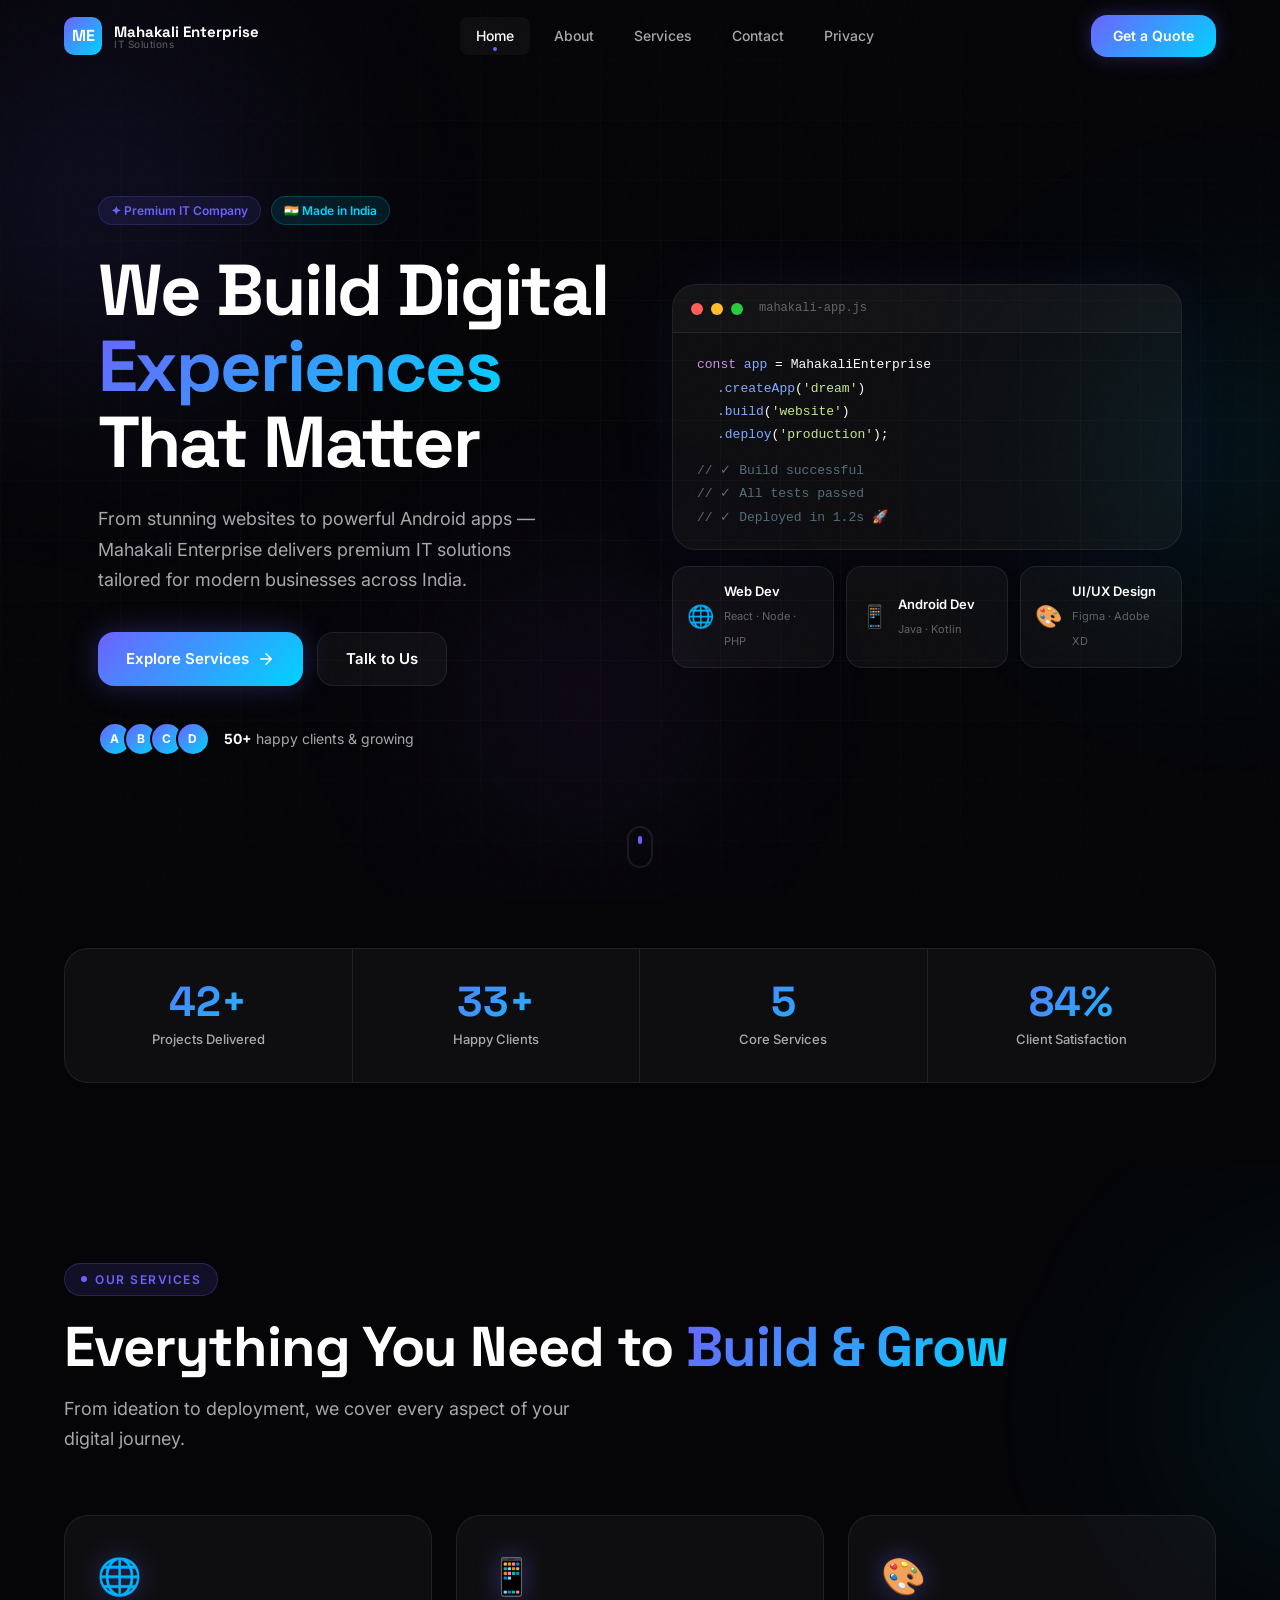
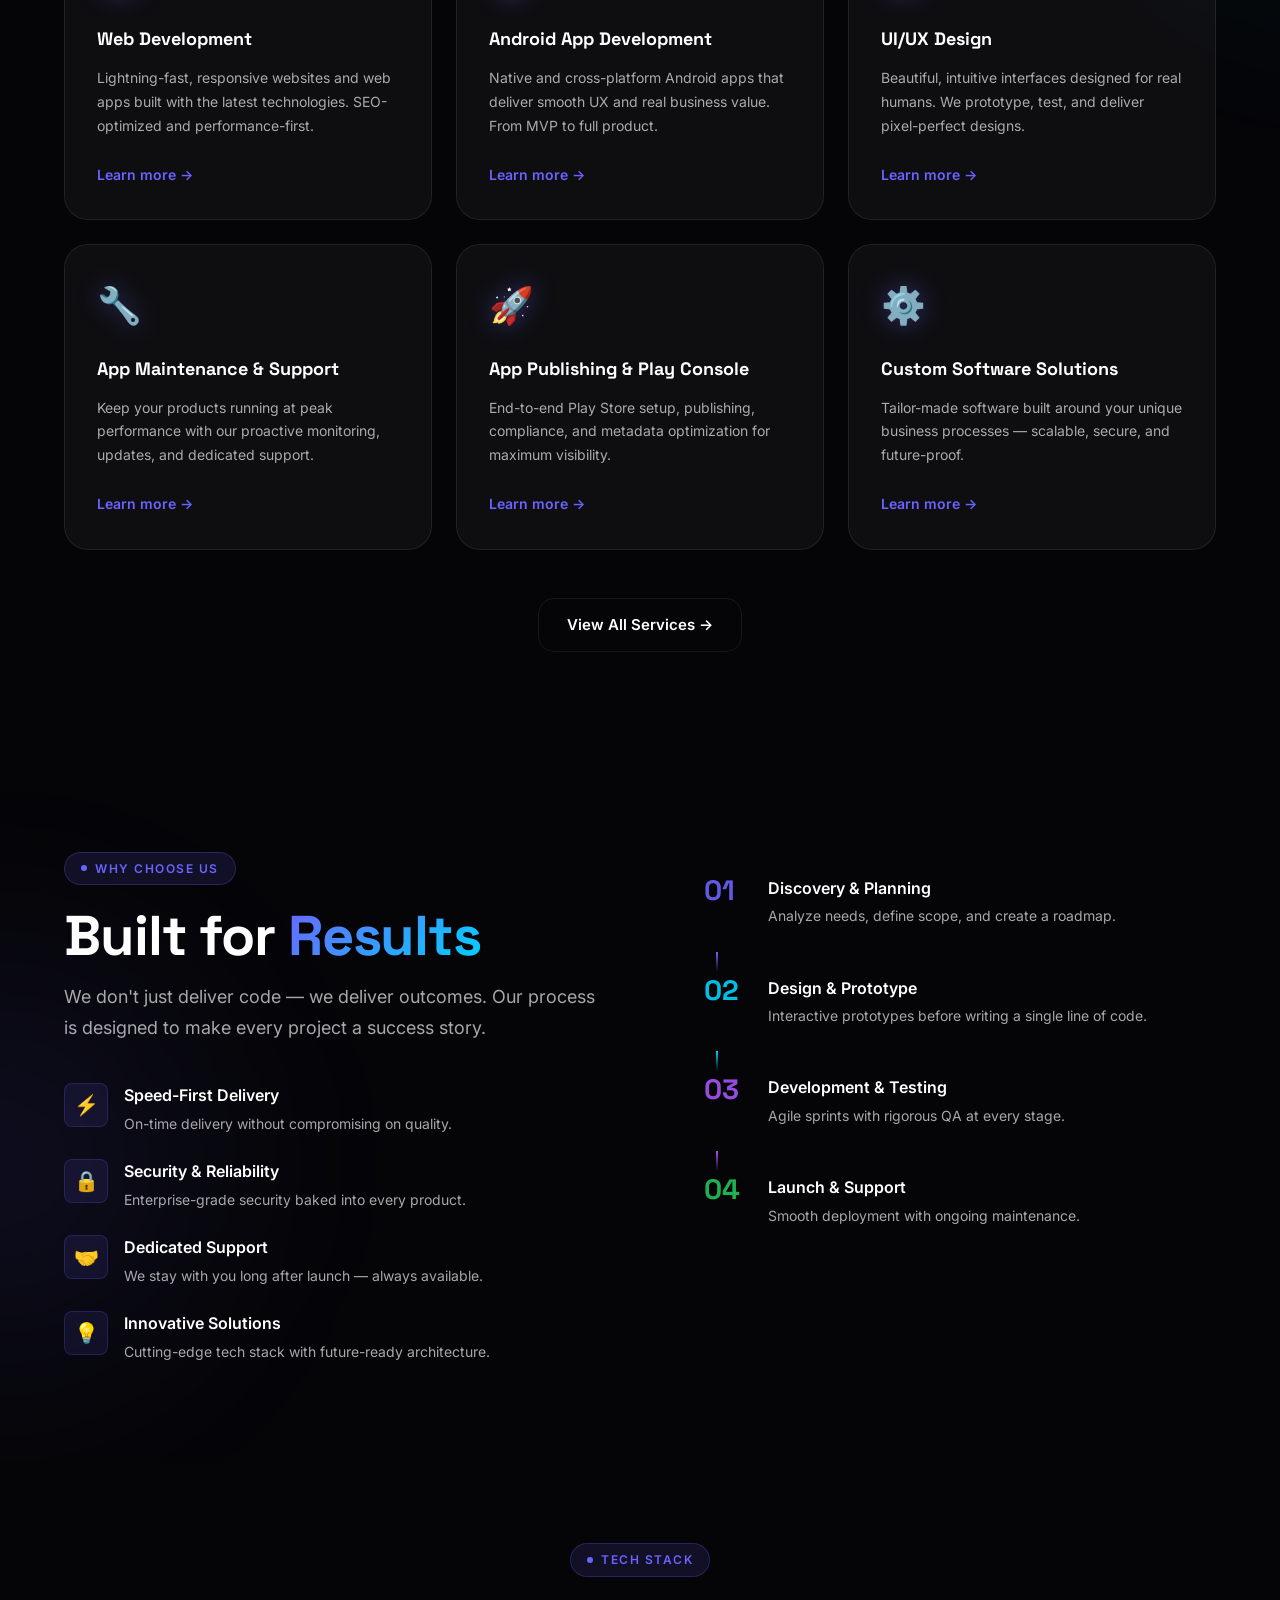
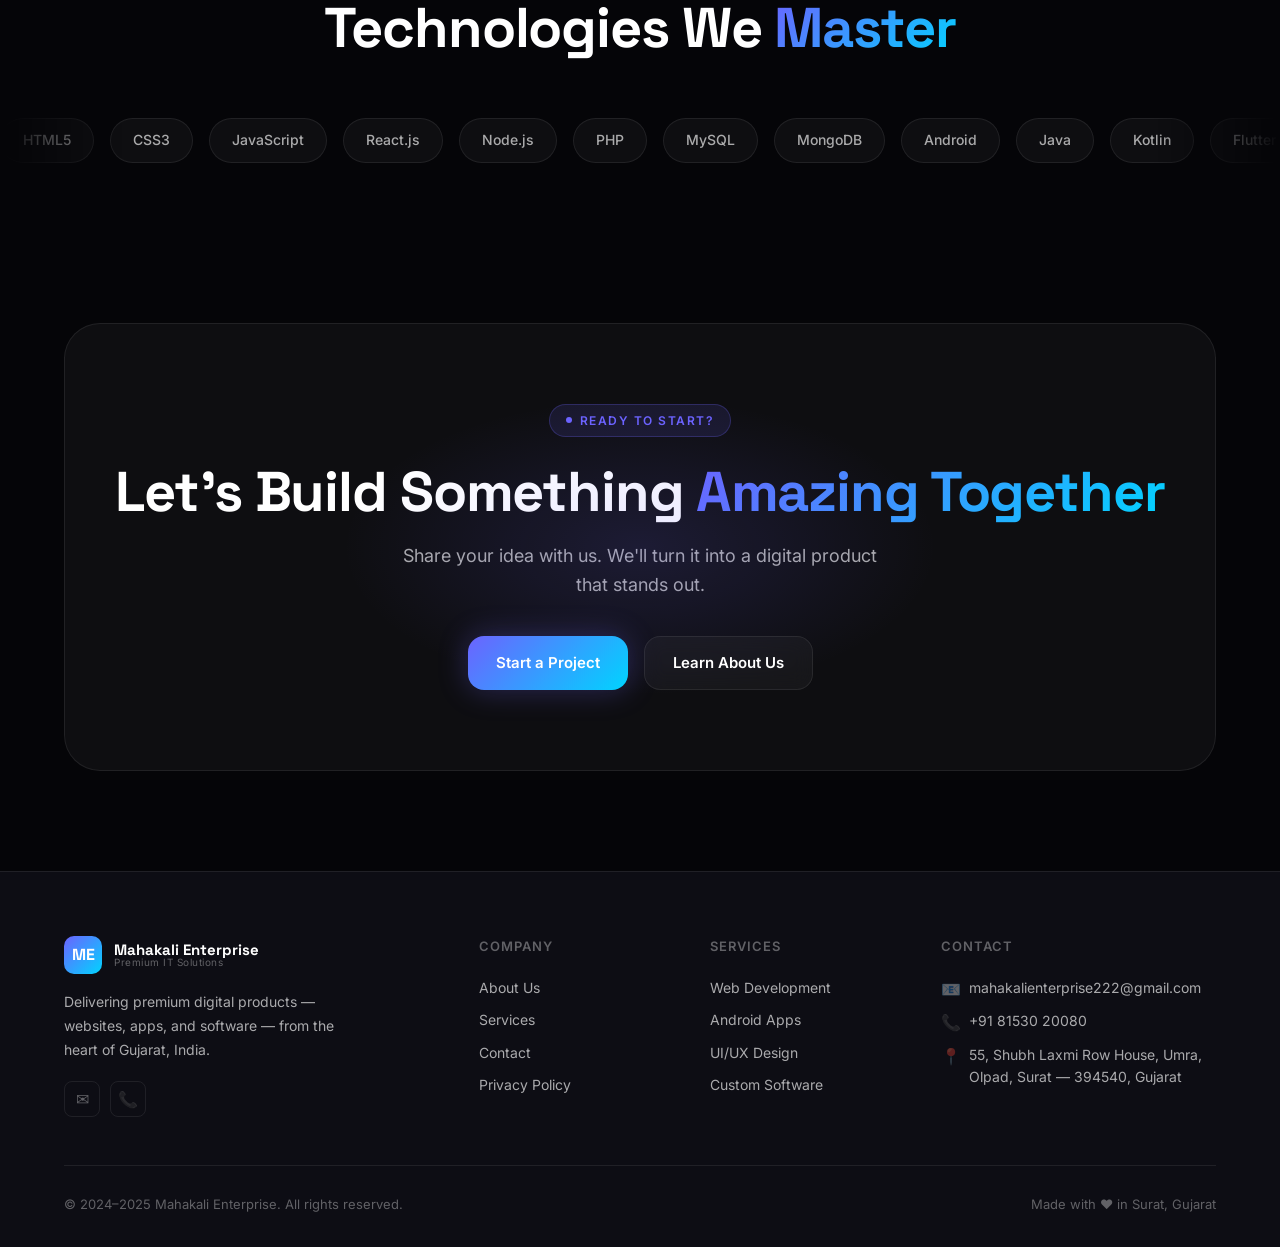
<file: index.html>
<!DOCTYPE html>
<html lang="en">
<head>
  <meta charset="UTF-8" />
  <meta name="viewport" content="width=device-width, initial-scale=1.0" />
  <title>Mahakali Enterprise — Premium IT Solutions</title>
  <meta name="description" content="Mahakali Enterprise — Premium IT company in Surat, Gujarat. Web Development, Android App Development, UI/UX Design and Custom Software." />
  <link rel="stylesheet" href="css/style.css" />
  <link rel="stylesheet" href="css/home.css" />
</head>
<body>

  <nav class="navbar" id="navbar">
    <div class="nav-inner">
      <a href="index.html" class="nav-logo">
        <div class="nav-logo-icon">ME</div>
        <div class="nav-logo-text">
          <span>Mahakali Enterprise</span>
          <span>IT Solutions</span>
        </div>
      </a>
      <div class="nav-links">
        <a href="index.html"    class="nav-link">Home</a>
        <a href="about.html"    class="nav-link">About</a>
        <a href="services.html" class="nav-link">Services</a>
        <a href="contact.html"  class="nav-link">Contact</a>
        <a href="privacy.html"  class="nav-link">Privacy</a>
      </div>
      <a href="contact.html" class="nav-cta">Get a Quote</a>
      <button class="nav-hamburger" id="hamburger" aria-label="Toggle menu">
        <span></span><span></span><span></span>
      </button>
    </div>
  </nav>

  <div class="mobile-menu" id="mobileMenu">
    <a href="index.html"    class="mobile-link">Home</a>
    <a href="about.html"    class="mobile-link">About</a>
    <a href="services.html" class="mobile-link">Services</a>
    <a href="contact.html"  class="mobile-link">Contact</a>
    <a href="privacy.html"  class="mobile-link">Privacy</a>
    <a href="contact.html"  class="mobile-link" style="color:var(--accent-1);font-weight:700;margin-top:8px;">Get a Quote →</a>
  </div>

  <main>
    <!-- HERO -->
    <section class="hero" id="hero">
      <div class="orb orb-1" style="top:-100px;left:-200px;"></div>
      <div class="orb orb-2" style="top:200px;right:-200px;"></div>
      <div class="orb orb-3" style="bottom:0;left:30%;"></div>
      <div class="hero-grid"></div>

      <div class="container">
        <div class="hero-content">
          <div class="hero-badge animate-fadeInUp" style="animation-delay:0.1s">
            <span class="badge badge-indigo">✦ Premium IT Company</span>
            <span class="badge badge-blue">🇮🇳 Made in India</span>
          </div>
          <h1 class="hero-title animate-fadeInUp" style="animation-delay:0.2s">
            We Build Digital<br/>
            <span class="gradient-text">Experiences</span><br/>
            That Matter
          </h1>
          <p class="hero-subtitle animate-fadeInUp" style="animation-delay:0.35s">
            From stunning websites to powerful Android apps — Mahakali Enterprise delivers 
            premium IT solutions tailored for modern businesses across India.
          </p>
          <div class="hero-actions animate-fadeInUp" style="animation-delay:0.5s">
            <a href="services.html" class="btn btn-primary" id="hero-cta-services">
              <span>Explore Services</span>
              <svg width="18" height="18" fill="none" viewBox="0 0 24 24"><path d="M5 12h14M12 5l7 7-7 7" stroke="currentColor" stroke-width="2" stroke-linecap="round" stroke-linejoin="round"/></svg>
            </a>
            <a href="contact.html" class="btn btn-secondary" id="hero-cta-contact">Talk to Us</a>
          </div>
          <div class="hero-trust animate-fadeInUp" style="animation-delay:0.65s">
            <div class="trust-avatars">
              <div class="avatar">A</div><div class="avatar">B</div>
              <div class="avatar">C</div><div class="avatar">D</div>
            </div>
            <p><strong>50+</strong> happy clients &amp; growing</p>
          </div>
        </div>

        <div class="hero-visual animate-fadeInUp" style="animation-delay:0.3s">
          <div class="hero-card-main animate-float">
            <div class="hero-card-header">
              <div class="dot red"></div><div class="dot yellow"></div><div class="dot green"></div>
              <span>mahakali-app.js</span>
            </div>
            <div class="hero-card-body">
              <div class="code-line"><span class="kw">const</span> <span class="fn">app</span> = MahakaliEnterprise</div>
              <div class="code-line indent"><span class="prop">.createApp</span>(<span class="str">'dream'</span>)</div>
              <div class="code-line indent"><span class="prop">.build</span>(<span class="str">'website'</span>)</div>
              <div class="code-line indent"><span class="prop">.deploy</span>(<span class="str">'production'</span>);</div>
              <div class="code-line" style="margin-top:12px"><span class="cmt">// ✓ Build successful</span></div>
              <div class="code-line"><span class="cmt">// ✓ All tests passed</span></div>
              <div class="code-line"><span class="cmt">// ✓ Deployed in 1.2s 🚀</span></div>
            </div>
          </div>
          <div class="hero-mini-cards">
            <div class="mini-card animate-fadeInUp" style="animation-delay:0.8s">
              <span>🌐</span>
              <div><p>Web Dev</p><small>React · Node · PHP</small></div>
            </div>
            <div class="mini-card animate-fadeInUp" style="animation-delay:1s">
              <span>📱</span>
              <div><p>Android Dev</p><small>Java · Kotlin</small></div>
            </div>
            <div class="mini-card animate-fadeInUp" style="animation-delay:1.2s">
              <span>🎨</span>
              <div><p>UI/UX Design</p><small>Figma · Adobe XD</small></div>
            </div>
          </div>
        </div>
      </div>
      <div class="scroll-indicator"><div class="scroll-dot"></div></div>
    </section>

    <!-- STATS -->
    <section class="stats-section">
      <div class="container">
        <div class="stats-bar reveal">
          <div class="stat-item">
            <div class="stat-number" data-count="50" data-suffix="+">0+</div>
            <div class="stat-label">Projects Delivered</div>
          </div>
          <div class="stat-item">
            <div class="stat-number" data-count="40" data-suffix="+">0+</div>
            <div class="stat-label">Happy Clients</div>
          </div>
          <div class="stat-item">
            <div class="stat-number" data-count="6" data-suffix="">0</div>
            <div class="stat-label">Core Services</div>
          </div>
          <div class="stat-item">
            <div class="stat-number" data-count="100" data-suffix="%">0%</div>
            <div class="stat-label">Client Satisfaction</div>
          </div>
        </div>
      </div>
    </section>

    <!-- SERVICES OVERVIEW -->
    <section class="services-overview" id="services">
      <div class="orb orb-2" style="top:0;right:-300px;"></div>
      <div class="container">
        <div class="section-header">
          <div class="section-label reveal">Our Services</div>
          <h2 class="section-title reveal">Everything You Need to <span class="gradient-text">Build &amp; Grow</span></h2>
          <p class="section-subtitle reveal">From ideation to deployment, we cover every aspect of your digital journey.</p>
        </div>
        <div class="services-grid">
          <div class="service-card reveal delay-1">
            <div class="service-icon">🌐</div>
            <h3>Web Development</h3>
            <p>Lightning-fast, responsive websites and web apps built with the latest technologies. SEO-optimized and performance-first.</p>
            <a href="services.html#web-dev" class="service-link">Learn more <span>→</span></a>
          </div>
          <div class="service-card reveal delay-2">
            <div class="service-icon">📱</div>
            <h3>Android App Development</h3>
            <p>Native and cross-platform Android apps that deliver smooth UX and real business value. From MVP to full product.</p>
            <a href="services.html#android-dev" class="service-link">Learn more <span>→</span></a>
          </div>
          <div class="service-card reveal delay-3">
            <div class="service-icon">🎨</div>
            <h3>UI/UX Design</h3>
            <p>Beautiful, intuitive interfaces designed for real humans. We prototype, test, and deliver pixel-perfect designs.</p>
            <a href="services.html#uiux-design" class="service-link">Learn more <span>→</span></a>
          </div>
          <div class="service-card reveal delay-4">
            <div class="service-icon">🔧</div>
            <h3>App Maintenance &amp; Support</h3>
            <p>Keep your products running at peak performance with our proactive monitoring, updates, and dedicated support.</p>
            <a href="services.html#maintenance" class="service-link">Learn more <span>→</span></a>
          </div>
          <div class="service-card reveal delay-5">
            <div class="service-icon">🚀</div>
            <h3>App Publishing &amp; Play Console</h3>
            <p>End-to-end Play Store setup, publishing, compliance, and metadata optimization for maximum visibility.</p>
            <a href="services.html#publishing" class="service-link">Learn more <span>→</span></a>
          </div>
          <div class="service-card reveal delay-6">
            <div class="service-icon">⚙️</div>
            <h3>Custom Software Solutions</h3>
            <p>Tailor-made software built around your unique business processes — scalable, secure, and future-proof.</p>
            <a href="services.html#custom-software" class="service-link">Learn more <span>→</span></a>
          </div>
        </div>
        <div class="section-cta reveal">
          <a href="services.html" class="btn btn-outline">View All Services →</a>
        </div>
      </div>
    </section>

    <!-- WHY US -->
    <section class="why-us">
      <div class="orb orb-1" style="bottom:0;left:-300px;"></div>
      <div class="container">
        <div class="why-us-inner">
          <div class="why-us-left">
            <div class="section-label reveal-left">Why Choose Us</div>
            <h2 class="section-title reveal-left">Built for <span class="gradient-text">Results</span></h2>
            <p class="section-subtitle reveal-left">We don't just deliver code — we deliver outcomes. Our process is designed to make every project a success story.</p>
            <div class="why-list">
              <div class="why-item reveal-left delay-1">
                <div class="why-icon">⚡</div>
                <div><h4>Speed-First Delivery</h4><p>On-time delivery without compromising on quality.</p></div>
              </div>
              <div class="why-item reveal-left delay-2">
                <div class="why-icon">🔒</div>
                <div><h4>Security &amp; Reliability</h4><p>Enterprise-grade security baked into every product.</p></div>
              </div>
              <div class="why-item reveal-left delay-3">
                <div class="why-icon">🤝</div>
                <div><h4>Dedicated Support</h4><p>We stay with you long after launch — always available.</p></div>
              </div>
              <div class="why-item reveal-left delay-4">
                <div class="why-icon">💡</div>
                <div><h4>Innovative Solutions</h4><p>Cutting-edge tech stack with future-ready architecture.</p></div>
              </div>
            </div>
          </div>
          <div class="why-us-right reveal-right">
            <div class="why-visual">
              <div class="process-step" style="--step-color:#6c63ff">
                <div class="step-num">01</div>
                <div class="step-content"><h5>Discovery &amp; Planning</h5><p>Analyze needs, define scope, and create a roadmap.</p></div>
              </div>
              <div class="process-step" style="--step-color:#00d4ff">
                <div class="step-num">02</div>
                <div class="step-content"><h5>Design &amp; Prototype</h5><p>Interactive prototypes before writing a single line of code.</p></div>
              </div>
              <div class="process-step" style="--step-color:#a855f7">
                <div class="step-num">03</div>
                <div class="step-content"><h5>Development &amp; Testing</h5><p>Agile sprints with rigorous QA at every stage.</p></div>
              </div>
              <div class="process-step" style="--step-color:#22c55e">
                <div class="step-num">04</div>
                <div class="step-content"><h5>Launch &amp; Support</h5><p>Smooth deployment with ongoing maintenance.</p></div>
              </div>
            </div>
          </div>
        </div>
      </div>
    </section>

    <!-- TECH TICKER -->
    <section class="tech-section">
      <div class="container">
        <div class="section-header text-center">
          <div class="section-label reveal">Tech Stack</div>
          <h2 class="section-title reveal">Technologies We <span class="gradient-text">Master</span></h2>
        </div>
      </div>
      <div class="tech-ticker">
        <div class="tech-track">
          <div class="tech-item">HTML5</div><div class="tech-item">CSS3</div>
          <div class="tech-item">JavaScript</div><div class="tech-item">React.js</div>
          <div class="tech-item">Node.js</div><div class="tech-item">PHP</div>
          <div class="tech-item">MySQL</div><div class="tech-item">MongoDB</div>
          <div class="tech-item">Android</div><div class="tech-item">Java</div>
          <div class="tech-item">Kotlin</div><div class="tech-item">Flutter</div>
          <div class="tech-item">Firebase</div><div class="tech-item">Figma</div>
          <div class="tech-item">Git</div><div class="tech-item">REST API</div>
          <div class="tech-item">HTML5</div><div class="tech-item">CSS3</div>
          <div class="tech-item">JavaScript</div><div class="tech-item">React.js</div>
          <div class="tech-item">Node.js</div><div class="tech-item">PHP</div>
          <div class="tech-item">MySQL</div><div class="tech-item">MongoDB</div>
          <div class="tech-item">Android</div><div class="tech-item">Java</div>
          <div class="tech-item">Kotlin</div><div class="tech-item">Flutter</div>
          <div class="tech-item">Firebase</div><div class="tech-item">Figma</div>
          <div class="tech-item">Git</div><div class="tech-item">REST API</div>
        </div>
      </div>
    </section>

    <!-- CTA -->
    <section class="cta-section">
      <div class="container">
        <div class="cta-box reveal">
          <div class="cta-orb"></div>
          <div class="section-label" style="margin-bottom:24px">Ready to Start?</div>
          <h2 class="section-title">Let's Build Something <span class="gradient-text">Amazing Together</span></h2>
          <p style="color:var(--text-secondary);font-size:18px;margin:20px auto 36px;max-width:480px">
            Share your idea with us. We'll turn it into a digital product that stands out.
          </p>
          <div style="display:flex;gap:16px;justify-content:center;flex-wrap:wrap">
            <a href="contact.html" class="btn btn-primary">Start a Project</a>
            <a href="about.html"   class="btn btn-secondary">Learn About Us</a>
          </div>
        </div>
      </div>
    </section>
  </main>

  <footer class="footer">
    <div class="container">
      <div class="footer-grid">
        <div class="footer-brand">
          <a href="index.html" class="nav-logo">
            <div class="nav-logo-icon">ME</div>
            <div class="nav-logo-text">
              <span>Mahakali Enterprise</span>
              <span>Premium IT Solutions</span>
            </div>
          </a>
          <p>Delivering premium digital products — websites, apps, and software — from the heart of Gujarat, India.</p>
          <div class="social-links" style="margin-top:20px">
            <a href="mailto:mahakalienterprise222@gmail.com" class="social-link" title="Email">✉</a>
            <a href="tel:+918153020080" class="social-link" title="Call">📞</a>
          </div>
        </div>
        <div class="footer-col">
          <h4>Company</h4>
          <ul>
            <li><a href="about.html">About Us</a></li>
            <li><a href="services.html">Services</a></li>
            <li><a href="contact.html">Contact</a></li>
            <li><a href="privacy.html">Privacy Policy</a></li>
          </ul>
        </div>
        <div class="footer-col">
          <h4>Services</h4>
          <ul>
            <li><a href="services.html#web-dev">Web Development</a></li>
            <li><a href="services.html#android-dev">Android Apps</a></li>
            <li><a href="services.html#uiux-design">UI/UX Design</a></li>
            <li><a href="services.html#custom-software">Custom Software</a></li>
          </ul>
        </div>
        <div class="footer-col footer-contact">
          <h4>Contact</h4>
          <p><span>📧</span> mahakalienterprise222@gmail.com</p>
          <p><span>📞</span> +91 81530 20080</p>
          <p><span>📍</span> 55, Shubh Laxmi Row House, Umra, Olpad, Surat — 394540, Gujarat</p>
        </div>
      </div>
      <div class="footer-bottom">
        <p>© 2024–2025 Mahakali Enterprise. All rights reserved.</p>
        <p style="color:var(--text-muted)">Made with ❤️ in Surat, Gujarat</p>
      </div>
    </div>
  </footer>

  <style>.sr-only{position:absolute;width:1px;height:1px;padding:0;margin:-1px;overflow:hidden;clip:rect(0,0,0,0);white-space:nowrap;border:0}</style>
  <script src="js/main.js"></script>
</body>
</html>
</file>
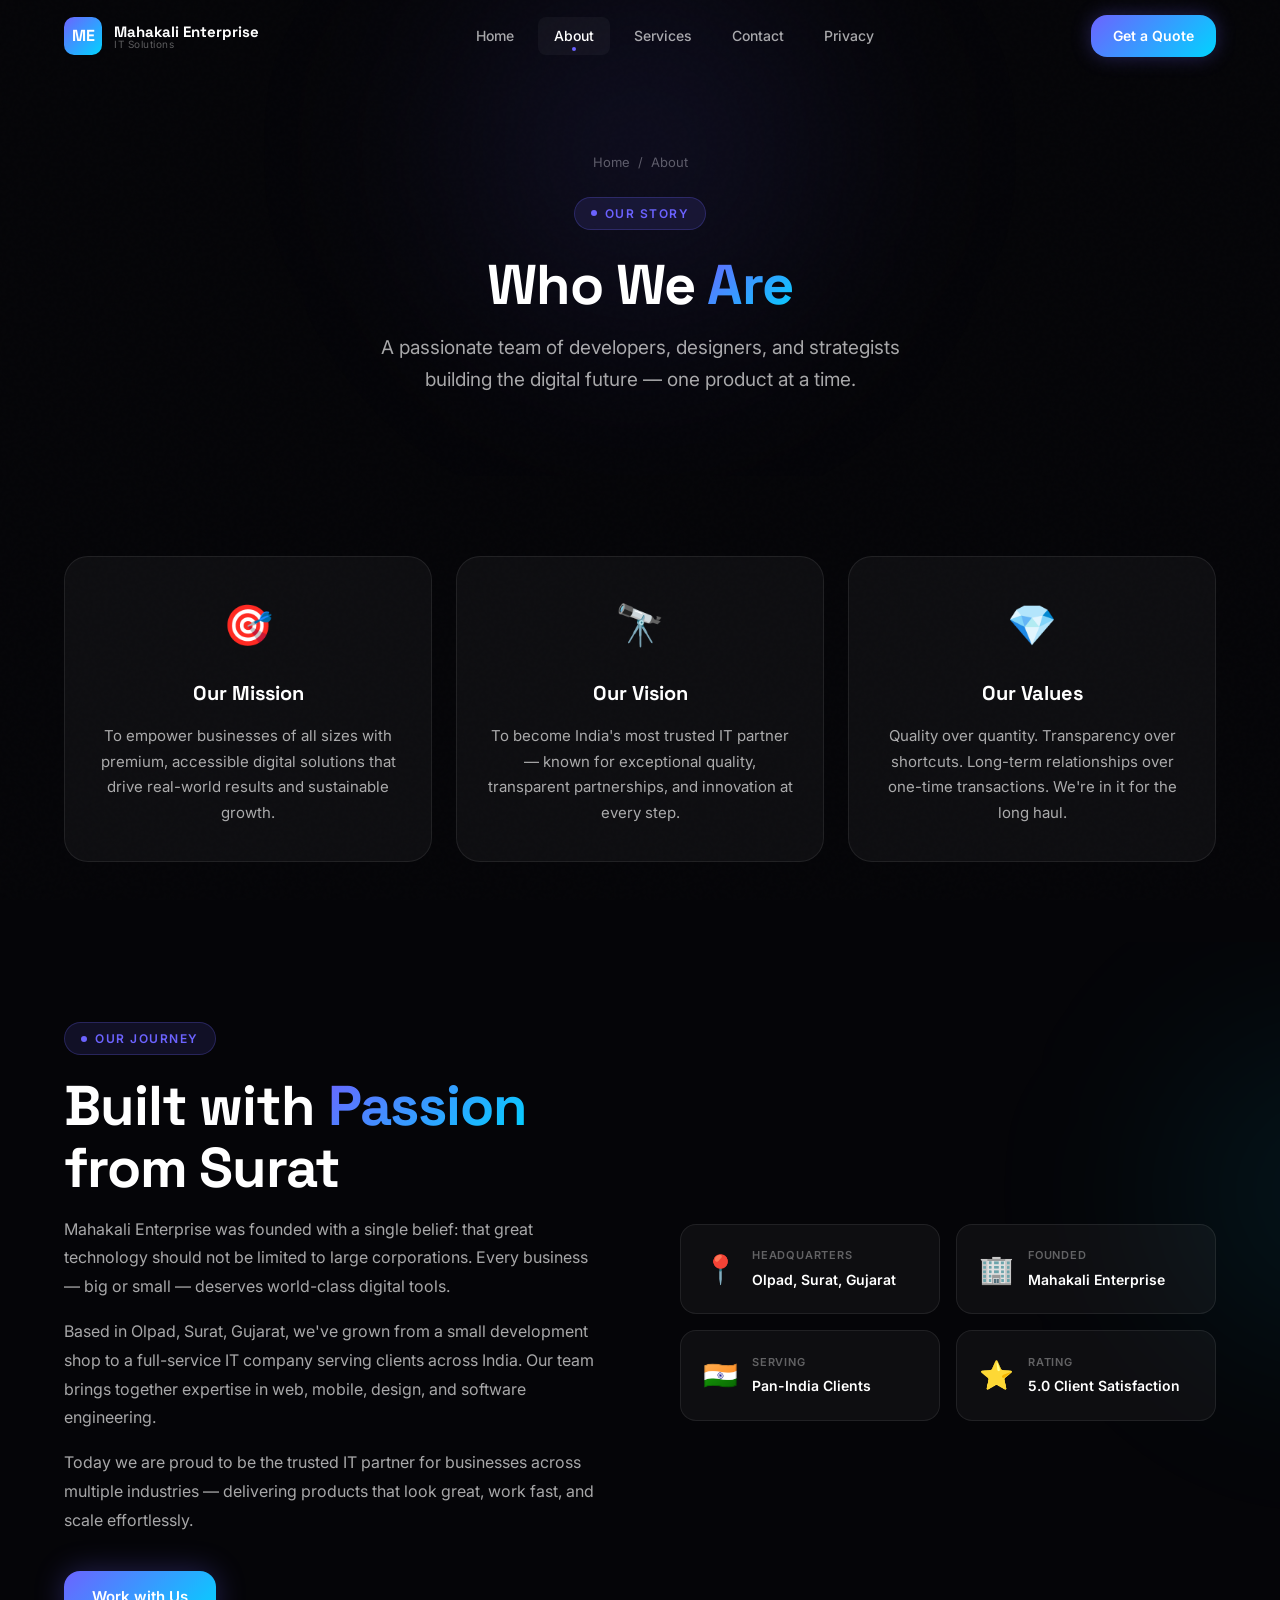
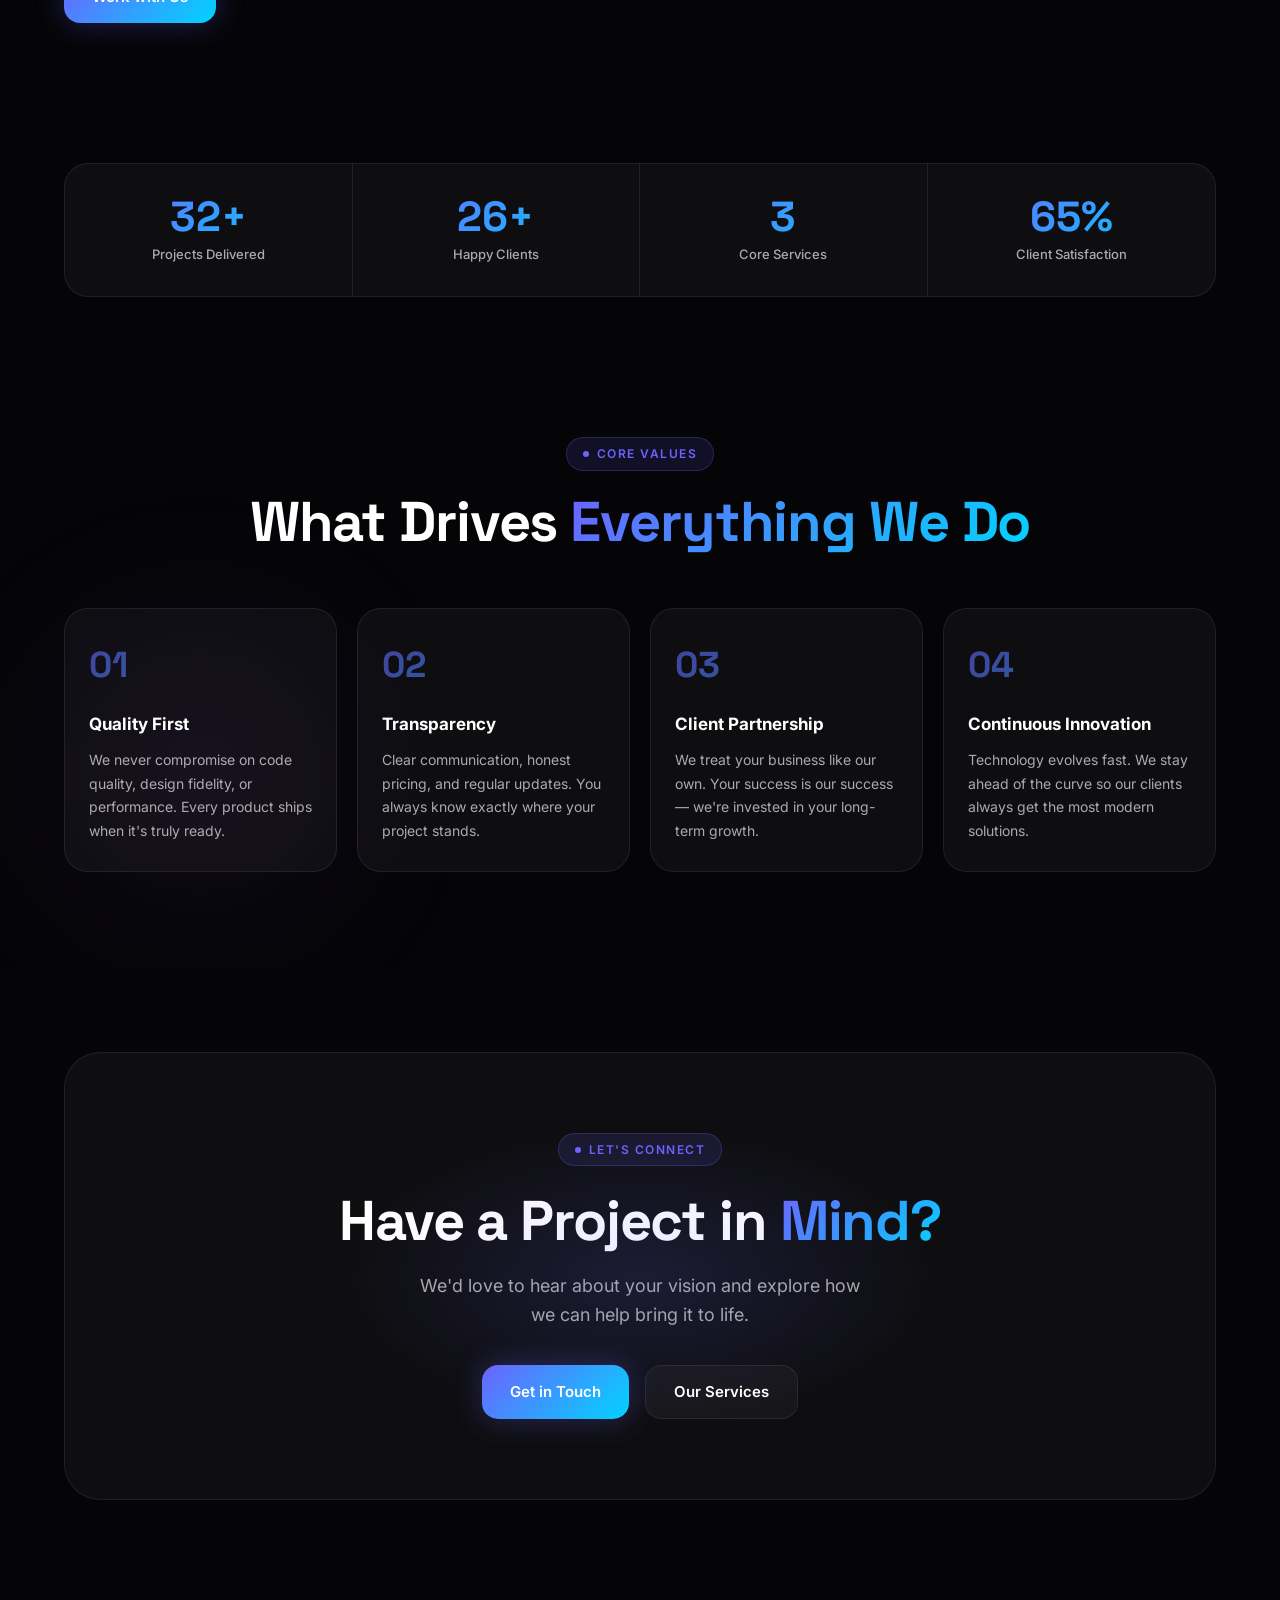
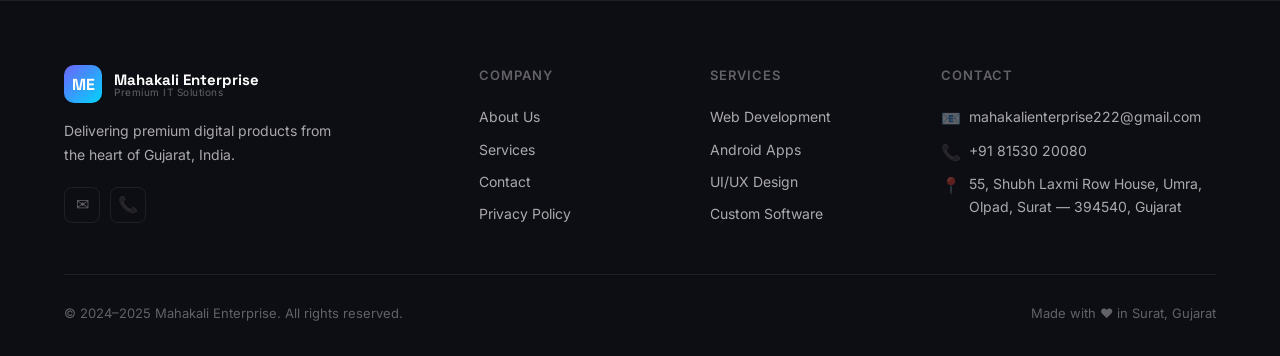
<file: about.html>
<!DOCTYPE html>
<html lang="en">
<head>
  <meta charset="UTF-8" />
  <meta name="viewport" content="width=device-width, initial-scale=1.0" />
  <title>About Us — Mahakali Enterprise</title>
  <meta name="description" content="Learn about Mahakali Enterprise — a premier IT company based in Olpad, Surat, Gujarat. Our mission, team, and values." />
  <link rel="stylesheet" href="css/style.css" />
  <link rel="stylesheet" href="css/about.css" />
</head>
<body>

  <nav class="navbar" id="navbar">
    <div class="nav-inner">
      <a href="index.html" class="nav-logo">
        <div class="nav-logo-icon">ME</div>
        <div class="nav-logo-text">
          <span>Mahakali Enterprise</span>
          <span>IT Solutions</span>
        </div>
      </a>
      <div class="nav-links">
        <a href="index.html"    class="nav-link">Home</a>
        <a href="about.html"    class="nav-link">About</a>
        <a href="services.html" class="nav-link">Services</a>
        <a href="contact.html"  class="nav-link">Contact</a>
        <a href="privacy.html"  class="nav-link">Privacy</a>
      </div>
      <a href="contact.html" class="nav-cta">Get a Quote</a>
      <button class="nav-hamburger" id="hamburger" aria-label="Toggle menu">
        <span></span><span></span><span></span>
      </button>
    </div>
  </nav>

  <div class="mobile-menu" id="mobileMenu">
    <a href="index.html"    class="mobile-link">Home</a>
    <a href="about.html"    class="mobile-link">About</a>
    <a href="services.html" class="mobile-link">Services</a>
    <a href="contact.html"  class="mobile-link">Contact</a>
    <a href="privacy.html"  class="mobile-link">Privacy</a>
    <a href="contact.html"  class="mobile-link" style="color:var(--accent-1);font-weight:700;margin-top:8px;">Get a Quote →</a>
  </div>

  <main>
    <!-- PAGE HERO -->
    <section class="page-hero about-hero">
      <div class="orb orb-1" style="top:-150px;left:50%;transform:translateX(-50%);"></div>
      <div class="container">
        <div class="breadcrumb">
          <a href="index.html">Home</a>
          <span>/</span>
          <span>About</span>
        </div>
        <div class="section-label" style="margin:0 auto 24px">Our Story</div>
        <h1 class="section-title animate-fadeInUp" style="animation-delay:0.1s">
          Who We <span class="gradient-text">Are</span>
        </h1>
        <p class="page-hero-sub animate-fadeInUp" style="animation-delay:0.25s">
          A passionate team of developers, designers, and strategists building 
          the digital future — one product at a time.
        </p>
      </div>
    </section>

    <!-- MISSION VISION -->
    <section class="mission-section">
      <div class="container">
        <div class="mission-grid">
          <div class="mission-card reveal delay-1">
            <div class="mission-icon">🎯</div>
            <h3>Our Mission</h3>
            <p>To empower businesses of all sizes with premium, accessible digital solutions that drive real-world results and sustainable growth.</p>
          </div>
          <div class="mission-card reveal delay-2">
            <div class="mission-icon">🔭</div>
            <h3>Our Vision</h3>
            <p>To become India's most trusted IT partner — known for exceptional quality, transparent partnerships, and innovation at every step.</p>
          </div>
          <div class="mission-card reveal delay-3">
            <div class="mission-icon">💎</div>
            <h3>Our Values</h3>
            <p>Quality over quantity. Transparency over shortcuts. Long-term relationships over one-time transactions. We're in it for the long haul.</p>
          </div>
        </div>
      </div>
    </section>

    <!-- STORY SECTION -->
    <section class="story-section">
      <div class="orb orb-2" style="top:0;right:-300px;"></div>
      <div class="container">
        <div class="story-inner">
          <div class="story-left reveal-left">
            <div class="section-label">Our Journey</div>
            <h2 class="section-title">Built with <span class="gradient-text">Passion</span><br/>from Surat</h2>
            <p>Mahakali Enterprise was founded with a single belief: that great technology should not be limited to large corporations. Every business — big or small — deserves world-class digital tools.</p>
            <p style="margin-top:16px">Based in Olpad, Surat, Gujarat, we've grown from a small development shop to a full-service IT company serving clients across India. Our team brings together expertise in web, mobile, design, and software engineering.</p>
            <p style="margin-top:16px">Today we are proud to be the trusted IT partner for businesses across multiple industries — delivering products that look great, work fast, and scale effortlessly.</p>
            <div style="margin-top:36px">
              <a href="contact.html" class="btn btn-primary">Work with Us</a>
            </div>
          </div>

          <div class="story-right reveal-right">
            <div class="about-visual">
              <div class="about-card about-card-1">
                <div class="about-card-icon">📍</div>
                <div>
                  <p class="about-card-label">Headquarters</p>
                  <p class="about-card-value">Olpad, Surat, Gujarat</p>
                </div>
              </div>
              <div class="about-card about-card-2">
                <div class="about-card-icon">🏢</div>
                <div>
                  <p class="about-card-label">Founded</p>
                  <p class="about-card-value">Mahakali Enterprise</p>
                </div>
              </div>
              <div class="about-card about-card-3">
                <div class="about-card-icon">🇮🇳</div>
                <div>
                  <p class="about-card-label">Serving</p>
                  <p class="about-card-value">Pan-India Clients</p>
                </div>
              </div>
              <div class="about-card about-card-4">
                <div class="about-card-icon">⭐</div>
                <div>
                  <p class="about-card-label">Rating</p>
                  <p class="about-card-value">5.0 Client Satisfaction</p>
                </div>
              </div>
            </div>
          </div>
        </div>
      </div>
    </section>

    <!-- STATS -->
    <section class="stats-section" style="padding:60px 0">
      <div class="container">
        <div class="stats-bar reveal">
          <div class="stat-item">
            <div class="stat-number" data-count="50" data-suffix="+">0+</div>
            <div class="stat-label">Projects Delivered</div>
          </div>
          <div class="stat-item">
            <div class="stat-number" data-count="40" data-suffix="+">0+</div>
            <div class="stat-label">Happy Clients</div>
          </div>
          <div class="stat-item">
            <div class="stat-number" data-count="6" data-suffix="">0</div>
            <div class="stat-label">Core Services</div>
          </div>
          <div class="stat-item">
            <div class="stat-number" data-count="100" data-suffix="%">0%</div>
            <div class="stat-label">Client Satisfaction</div>
          </div>
        </div>
      </div>
    </section>

    <!-- VALUES -->
    <section class="values-section">
      <div class="orb orb-3" style="bottom:0;left:0;"></div>
      <div class="container">
        <div class="section-header text-center">
          <div class="section-label reveal">Core Values</div>
          <h2 class="section-title reveal">What Drives <span class="gradient-text">Everything We Do</span></h2>
        </div>
        <div class="values-grid">
          <div class="value-card reveal delay-1">
            <span class="value-num">01</span>
            <h4>Quality First</h4>
            <p>We never compromise on code quality, design fidelity, or performance. Every product ships when it's truly ready.</p>
          </div>
          <div class="value-card reveal delay-2">
            <span class="value-num">02</span>
            <h4>Transparency</h4>
            <p>Clear communication, honest pricing, and regular updates. You always know exactly where your project stands.</p>
          </div>
          <div class="value-card reveal delay-3">
            <span class="value-num">03</span>
            <h4>Client Partnership</h4>
            <p>We treat your business like our own. Your success is our success — we're invested in your long-term growth.</p>
          </div>
          <div class="value-card reveal delay-4">
            <span class="value-num">04</span>
            <h4>Continuous Innovation</h4>
            <p>Technology evolves fast. We stay ahead of the curve so our clients always get the most modern solutions.</p>
          </div>
        </div>
      </div>
    </section>

    <!-- CTA -->
    <section class="cta-section" style="padding:80px 0 100px">
      <div class="container">
        <div class="cta-box reveal">
          <div class="cta-orb"></div>
          <div class="section-label" style="margin-bottom:24px">Let's Connect</div>
          <h2 class="section-title">Have a Project in <span class="gradient-text">Mind?</span></h2>
          <p style="color:var(--text-secondary);font-size:18px;margin:20px auto 36px;max-width:440px">
            We'd love to hear about your vision and explore how we can help bring it to life.
          </p>
          <div style="display:flex;gap:16px;justify-content:center;flex-wrap:wrap">
            <a href="contact.html" class="btn btn-primary">Get in Touch</a>
            <a href="services.html" class="btn btn-secondary">Our Services</a>
          </div>
        </div>
      </div>
    </section>
  </main>

  <footer class="footer">
    <div class="container">
      <div class="footer-grid">
        <div class="footer-brand">
          <a href="index.html" class="nav-logo">
            <div class="nav-logo-icon">ME</div>
            <div class="nav-logo-text">
              <span>Mahakali Enterprise</span>
              <span>Premium IT Solutions</span>
            </div>
          </a>
          <p>Delivering premium digital products from the heart of Gujarat, India.</p>
          <div class="social-links" style="margin-top:20px">
            <a href="mailto:mahakalienterprise222@gmail.com" class="social-link" title="Email">✉</a>
            <a href="tel:+918153020080" class="social-link" title="Call">📞</a>
          </div>
        </div>
        <div class="footer-col">
          <h4>Company</h4>
          <ul>
            <li><a href="about.html">About Us</a></li>
            <li><a href="services.html">Services</a></li>
            <li><a href="contact.html">Contact</a></li>
            <li><a href="privacy.html">Privacy Policy</a></li>
          </ul>
        </div>
        <div class="footer-col">
          <h4>Services</h4>
          <ul>
            <li><a href="services.html#web-dev">Web Development</a></li>
            <li><a href="services.html#android-dev">Android Apps</a></li>
            <li><a href="services.html#uiux-design">UI/UX Design</a></li>
            <li><a href="services.html#custom-software">Custom Software</a></li>
          </ul>
        </div>
        <div class="footer-col footer-contact">
          <h4>Contact</h4>
          <p><span>📧</span> mahakalienterprise222@gmail.com</p>
          <p><span>📞</span> +91 81530 20080</p>
          <p><span>📍</span> 55, Shubh Laxmi Row House, Umra, Olpad, Surat — 394540, Gujarat</p>
        </div>
      </div>
      <div class="footer-bottom">
        <p>© 2024–2025 Mahakali Enterprise. All rights reserved.</p>
        <p style="color:var(--text-muted)">Made with ❤️ in Surat, Gujarat</p>
      </div>
    </div>
  </footer>

  <style>
    .cta-orb {
      position: absolute;top:50%;left:50%;transform:translate(-50%,-50%);
      width:600px;height:300px;
      background:radial-gradient(ellipse,rgba(108,99,255,0.15) 0%,transparent 70%);
      pointer-events:none;
    }
    .cta-box {
      background:var(--bg-card);border:1px solid var(--border);
      border-radius:var(--radius-xl);padding:80px 40px;text-align:center;
      position:relative;overflow:hidden;
    }
  </style>
  <script src="js/main.js"></script>
</body>
</html>
</file>
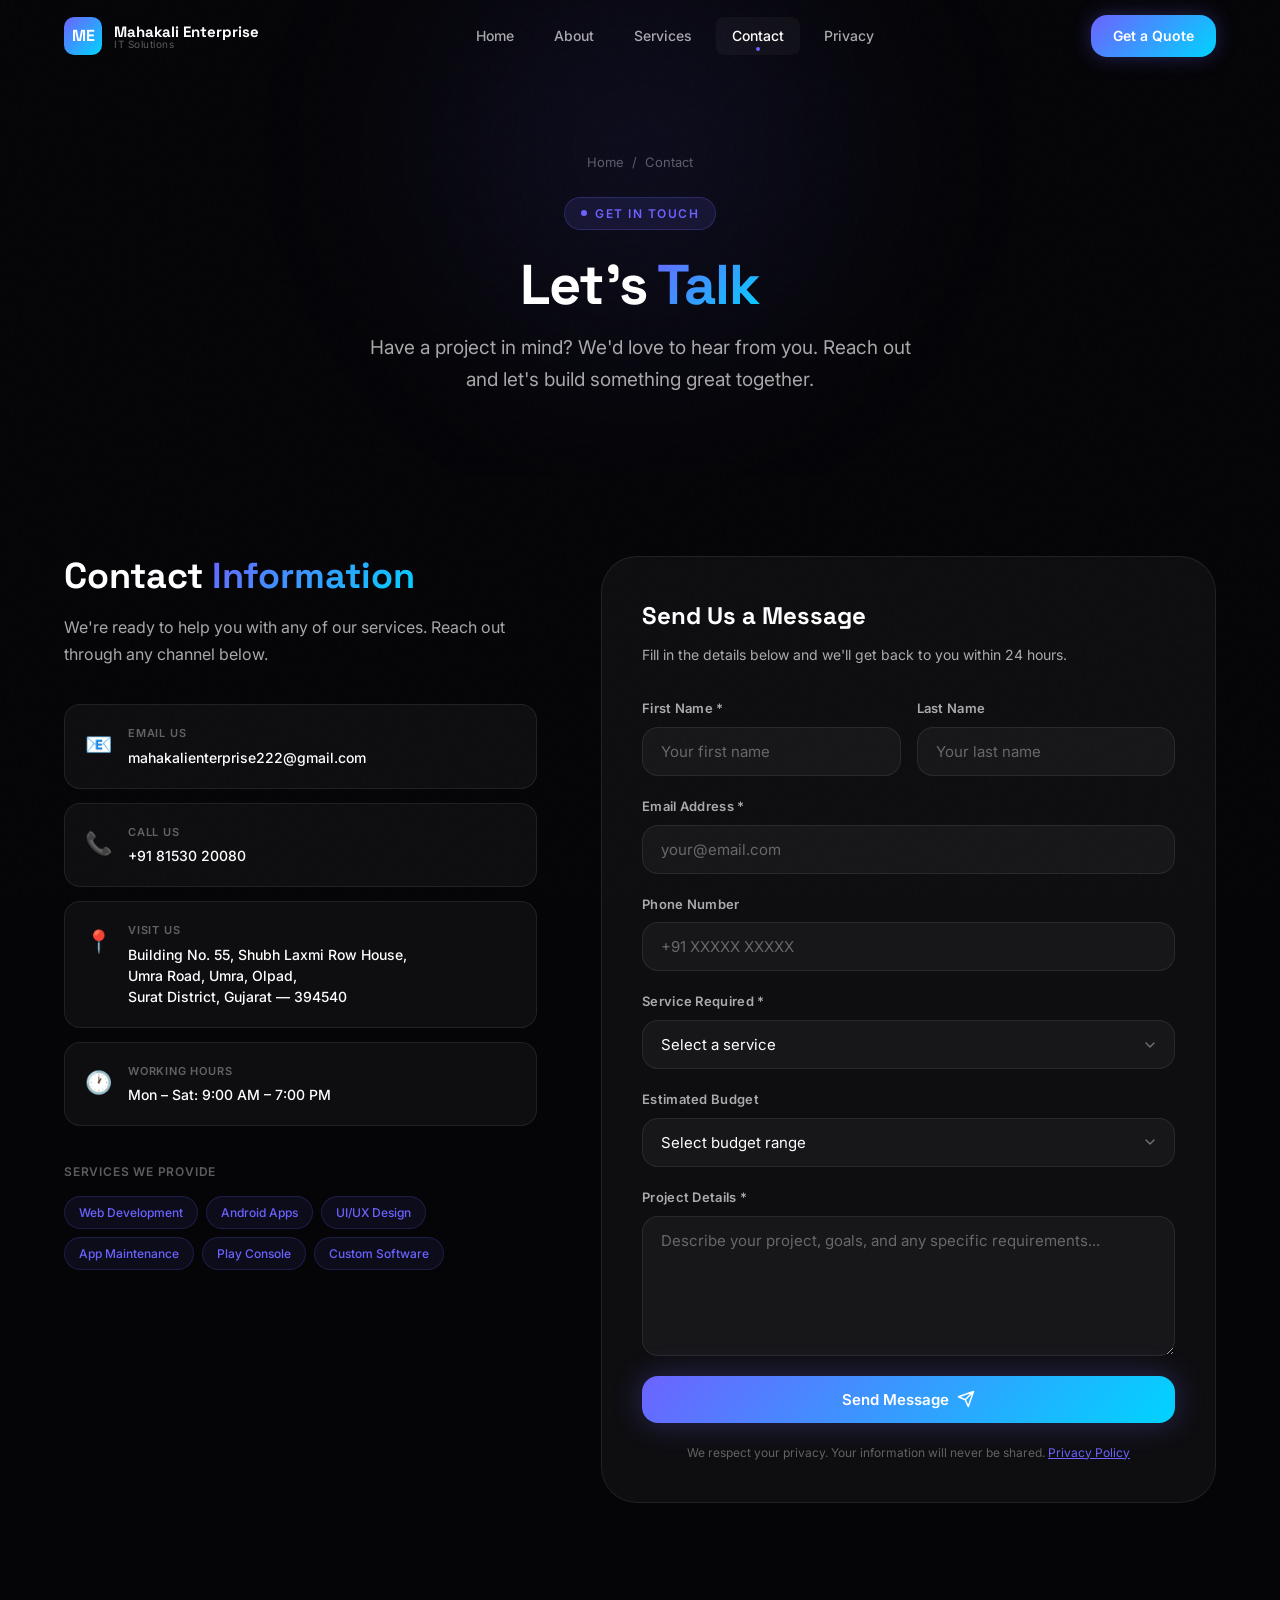
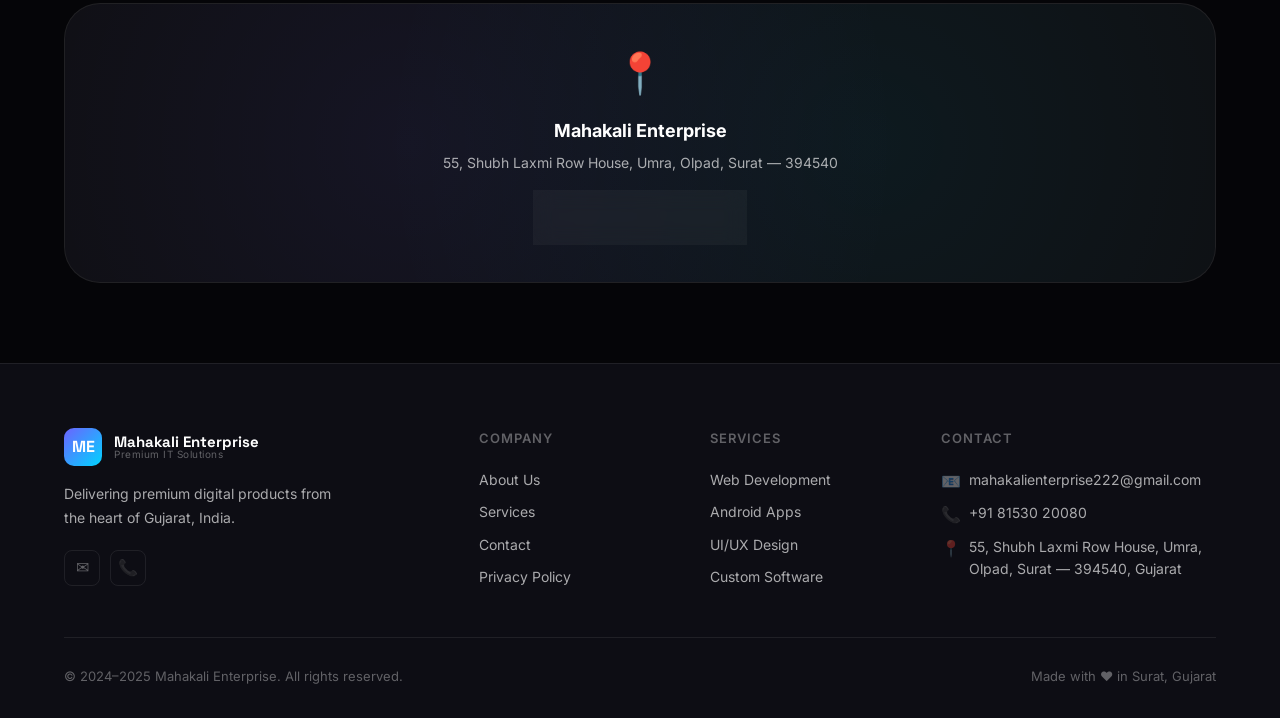
<file: contact.html>
<!DOCTYPE html>
<html lang="en">
<head>
  <meta charset="UTF-8" />
  <meta name="viewport" content="width=device-width, initial-scale=1.0" />
  <title>Contact Us — Mahakali Enterprise</title>
  <meta name="description" content="Get in touch with Mahakali Enterprise. Contact us for web development, Android apps, UI/UX design, or any IT service in Surat, Gujarat." />
  <link rel="stylesheet" href="css/style.css" />
  <link rel="stylesheet" href="css/contact.css" />
</head>
<body>

  <nav class="navbar" id="navbar">
    <div class="nav-inner">
      <a href="index.html" class="nav-logo">
        <div class="nav-logo-icon">ME</div>
        <div class="nav-logo-text">
          <span>Mahakali Enterprise</span>
          <span>IT Solutions</span>
        </div>
      </a>
      <div class="nav-links">
        <a href="index.html"    class="nav-link">Home</a>
        <a href="about.html"    class="nav-link">About</a>
        <a href="services.html" class="nav-link">Services</a>
        <a href="contact.html"  class="nav-link">Contact</a>
        <a href="privacy.html"  class="nav-link">Privacy</a>
      </div>
      <a href="contact.html" class="nav-cta">Get a Quote</a>
      <button class="nav-hamburger" id="hamburger" aria-label="Toggle menu">
        <span></span><span></span><span></span>
      </button>
    </div>
  </nav>

  <div class="mobile-menu" id="mobileMenu">
    <a href="index.html"    class="mobile-link">Home</a>
    <a href="about.html"    class="mobile-link">About</a>
    <a href="services.html" class="mobile-link">Services</a>
    <a href="contact.html"  class="mobile-link">Contact</a>
    <a href="privacy.html"  class="mobile-link">Privacy</a>
    <a href="contact.html"  class="mobile-link" style="color:var(--accent-1);font-weight:700;margin-top:8px;">Get a Quote →</a>
  </div>

  <main>
    <!-- PAGE HERO -->
    <section class="page-hero contact-hero">
      <div class="orb orb-1" style="top:-150px;left:50%;transform:translateX(-50%);"></div>
      <div class="container">
        <div class="breadcrumb">
          <a href="index.html">Home</a>
          <span>/</span>
          <span>Contact</span>
        </div>
        <div class="section-label" style="margin:0 auto 24px">Get in Touch</div>
        <h1 class="section-title animate-fadeInUp" style="animation-delay:0.1s">
          Let's <span class="gradient-text">Talk</span>
        </h1>
        <p class="page-hero-sub animate-fadeInUp" style="animation-delay:0.25s">
          Have a project in mind? We'd love to hear from you. 
          Reach out and let's build something great together.
        </p>
      </div>
    </section>

    <!-- CONTACT MAIN -->
    <section class="contact-section">
      <div class="container">
        <div class="contact-grid">

          <!-- CONTACT INFO -->
          <div class="contact-info reveal-left">
            <h2 class="info-title">Contact <span class="gradient-text">Information</span></h2>
            <p class="info-sub">We're ready to help you with any of our services. Reach out through any channel below.</p>

            <div class="info-cards">
              <a href="mailto:mahakalienterprise222@gmail.com" class="info-card" id="contact-email">
                <div class="info-icon">📧</div>
                <div>
                  <p class="info-label">Email Us</p>
                  <p class="info-value">mahakalienterprise222@gmail.com</p>
                </div>
              </a>

              <a href="tel:+918153020080" class="info-card" id="contact-phone">
                <div class="info-icon">📞</div>
                <div>
                  <p class="info-label">Call Us</p>
                  <p class="info-value">+91 81530 20080</p>
                </div>
              </a>

              <div class="info-card" id="contact-address">
                <div class="info-icon">📍</div>
                <div>
                  <p class="info-label">Visit Us</p>
                  <p class="info-value">
                    Building No. 55, Shubh Laxmi Row House,<br/>
                    Umra Road, Umra, Olpad,<br/>
                    Surat District, Gujarat — 394540
                  </p>
                </div>
              </div>

              <div class="info-card" id="contact-hours">
                <div class="info-icon">🕐</div>
                <div>
                  <p class="info-label">Working Hours</p>
                  <p class="info-value">Mon – Sat: 9:00 AM – 7:00 PM</p>
                </div>
              </div>
            </div>

            <div class="service-tags">
              <p class="tags-label">Services We Provide</p>
              <div class="tags">
                <span class="tag">Web Development</span>
                <span class="tag">Android Apps</span>
                <span class="tag">UI/UX Design</span>
                <span class="tag">App Maintenance</span>
                <span class="tag">Play Console</span>
                <span class="tag">Custom Software</span>
              </div>
            </div>
          </div>

          <!-- CONTACT FORM -->
          <div class="contact-form-wrap reveal-right">
            <div class="form-card">
              <h3 class="form-title">Send Us a Message</h3>
              <p class="form-sub">Fill in the details below and we'll get back to you within 24 hours.</p>

              <form class="contact-form" id="contactForm" action="https://formspree.io/f/xnjwqkne" method="POST" novalidate>
                <input type="hidden" name="_subject" value="New Inquiry — Mahakali Enterprise" />
                <input type="hidden" name="_next" value="" />
                <div class="form-row">
                  <div class="form-group">
                    <label class="form-label" for="firstName">First Name *</label>
                    <input type="text" id="firstName" name="firstName" class="form-input" placeholder="Your first name" required />
                  </div>
                  <div class="form-group">
                    <label class="form-label" for="lastName">Last Name</label>
                    <input type="text" id="lastName" name="lastName" class="form-input" placeholder="Your last name" />
                  </div>
                </div>

                <div class="form-group">
                  <label class="form-label" for="email">Email Address *</label>
                  <input type="email" id="email" name="email" class="form-input" placeholder="your@email.com" required />
                </div>

                <div class="form-group">
                  <label class="form-label" for="phone">Phone Number</label>
                  <input type="tel" id="phone" name="phone" class="form-input" placeholder="+91 XXXXX XXXXX" />
                </div>

                <div class="form-group">
                  <label class="form-label" for="service">Service Required *</label>
                  <select id="service" name="service" class="form-select" required>
                    <option value="" disabled selected>Select a service</option>
                    <option value="web">Web Development</option>
                    <option value="android">Android App Development</option>
                    <option value="uiux">UI/UX Design</option>
                    <option value="maintenance">App Maintenance &amp; Support</option>
                    <option value="publishing">App Publishing &amp; Play Console</option>
                    <option value="custom">Custom Software Solutions</option>
                    <option value="other">Other / Not Sure</option>
                  </select>
                </div>

                <div class="form-group">
                  <label class="form-label" for="budget">Estimated Budget</label>
                  <select id="budget" name="budget" class="form-select">
                    <option value="" disabled selected>Select budget range</option>
                    <option value="5k">₹5,000 – ₹15,000</option>
                    <option value="15k">₹15,000 – ₹50,000</option>
                    <option value="50k">₹50,000 – ₹1,00,000</option>
                    <option value="1l">₹1,00,000+</option>
                    <option value="discuss">Prefer to Discuss</option>
                  </select>
                </div>

                <div class="form-group">
                  <label class="form-label" for="message">Project Details *</label>
                  <textarea id="message" name="message" class="form-textarea" placeholder="Describe your project, goals, and any specific requirements..." required></textarea>
                </div>

                <button type="submit" class="btn btn-primary btn-full" id="submitBtn">
                  <span id="btnText">Send Message</span>
                  <svg width="18" height="18" fill="none" viewBox="0 0 24 24"><path d="M22 2L11 13M22 2L15 22l-4-9-9-4 20-7z" stroke="currentColor" stroke-width="2" stroke-linecap="round" stroke-linejoin="round"/></svg>
                </button>

                <div class="form-note">
                  We respect your privacy. Your information will never be shared.
                  <a href="privacy.html">Privacy Policy</a>
                </div>
              </form>

              <!-- Success message (hidden by default) -->
              <div class="form-success" id="formSuccess">
                <div class="success-icon">✅</div>
                <h4>Message Sent!</h4>
                <p>Thank you for reaching out. We'll get back to you within 24 hours.</p>
              </div>
            </div>
          </div>
        </div>
      </div>
    </section>

    <!-- MAP PLACEHOLDER -->
    <section class="map-section">
      <div class="container">
        <div class="map-wrap reveal">
          <div class="map-placeholder">
            <div class="map-pin">📍</div>
            <h4>Mahakali Enterprise</h4>
            <p>55, Shubh Laxmi Row House, Umra, Olpad, Surat — 394540</p>
            <a href="https://maps.google.com/?q=Olpad+Surat+Gujarat" target="_blank" rel="noopener" class="btn btn-secondary" style="margin-top:16px">
              Open in Google Maps
            </a>
          </div>
        </div>
      </div>
    </section>

  </main>

  <footer class="footer">
    <div class="container">
      <div class="footer-grid">
        <div class="footer-brand">
          <a href="index.html" class="nav-logo">
            <div class="nav-logo-icon">ME</div>
            <div class="nav-logo-text">
              <span>Mahakali Enterprise</span>
              <span>Premium IT Solutions</span>
            </div>
          </a>
          <p>Delivering premium digital products from the heart of Gujarat, India.</p>
          <div class="social-links" style="margin-top:20px">
            <a href="mailto:mahakalienterprise222@gmail.com" class="social-link" title="Email">✉</a>
            <a href="tel:+918153020080" class="social-link" title="Call">📞</a>
          </div>
        </div>
        <div class="footer-col">
          <h4>Company</h4>
          <ul>
            <li><a href="about.html">About Us</a></li>
            <li><a href="services.html">Services</a></li>
            <li><a href="contact.html">Contact</a></li>
            <li><a href="privacy.html">Privacy Policy</a></li>
          </ul>
        </div>
        <div class="footer-col">
          <h4>Services</h4>
          <ul>
            <li><a href="services.html#web-dev">Web Development</a></li>
            <li><a href="services.html#android-dev">Android Apps</a></li>
            <li><a href="services.html#uiux-design">UI/UX Design</a></li>
            <li><a href="services.html#custom-software">Custom Software</a></li>
          </ul>
        </div>
        <div class="footer-col footer-contact">
          <h4>Contact</h4>
          <p><span>📧</span> mahakalienterprise222@gmail.com</p>
          <p><span>📞</span> +91 81530 20080</p>
          <p><span>📍</span> 55, Shubh Laxmi Row House, Umra, Olpad, Surat — 394540, Gujarat</p>
        </div>
      </div>
      <div class="footer-bottom">
        <p>© 2024–2025 Mahakali Enterprise. All rights reserved.</p>
        <p style="color:var(--text-muted)">Made with ❤️ in Surat, Gujarat</p>
      </div>
    </div>
  </footer>

  <style>
    .page-hero-sub {
      font-size:19px;color:var(--text-secondary);max-width:560px;
      margin:0 auto;line-height:1.7;
    }
    .contact-hero {
      padding:calc(var(--nav-height) + 80px) 0 80px;
      text-align:center;position:relative;overflow:hidden;
    }
  </style>
  <script src="js/main.js"></script>
  <script src="js/contact.js"></script>
</body>
</html>
</file>
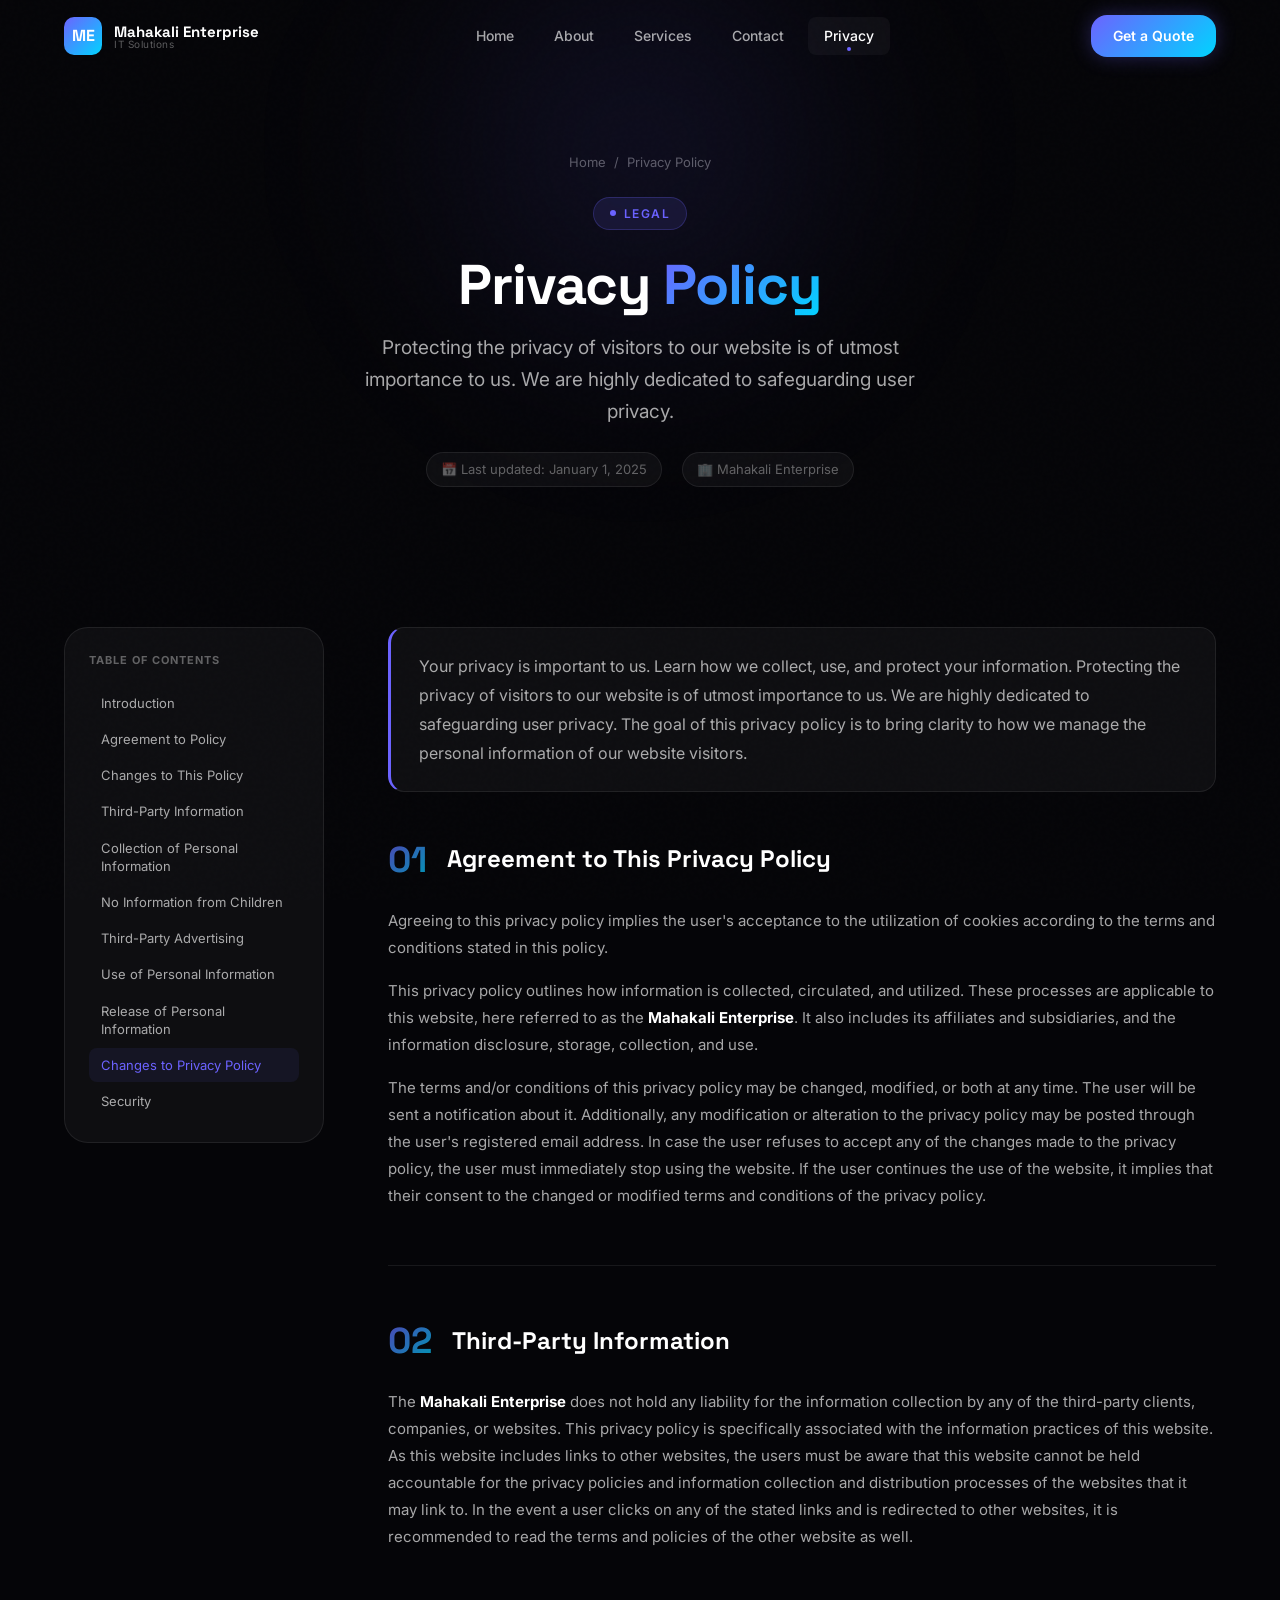
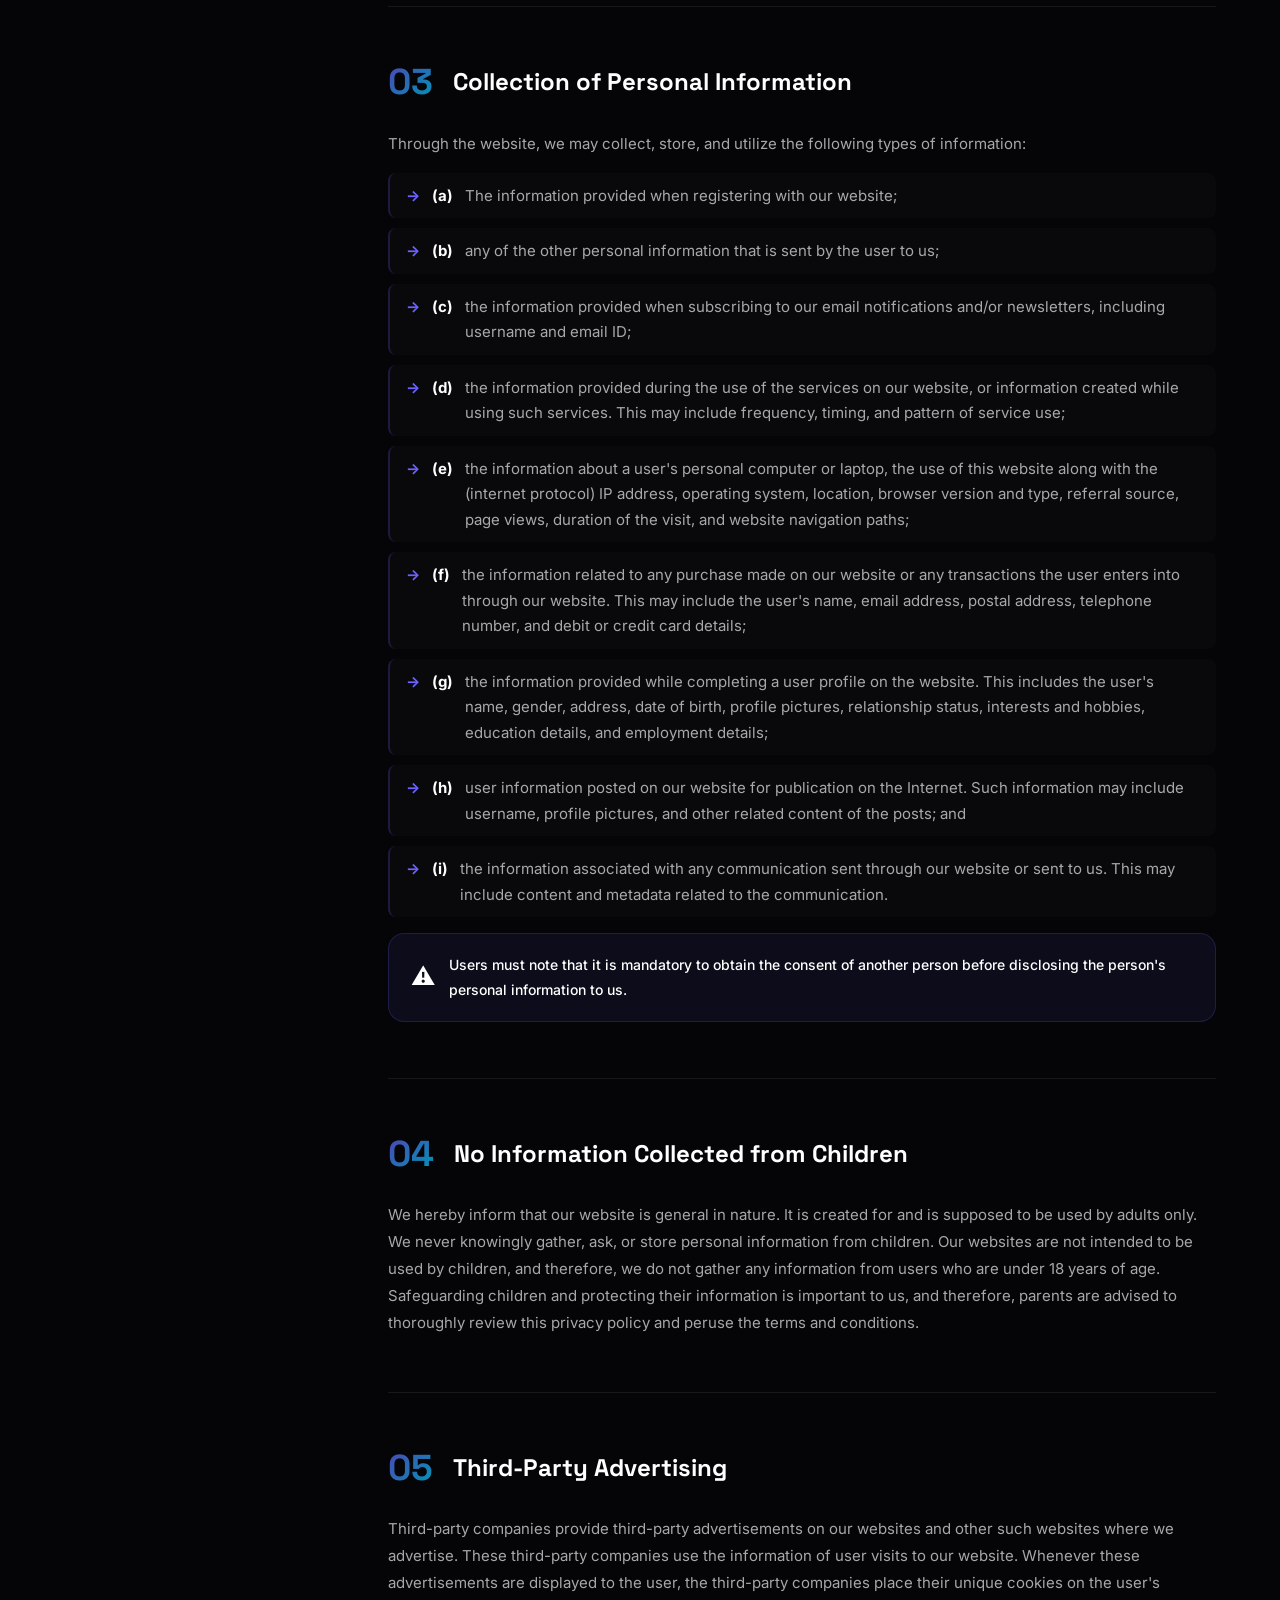
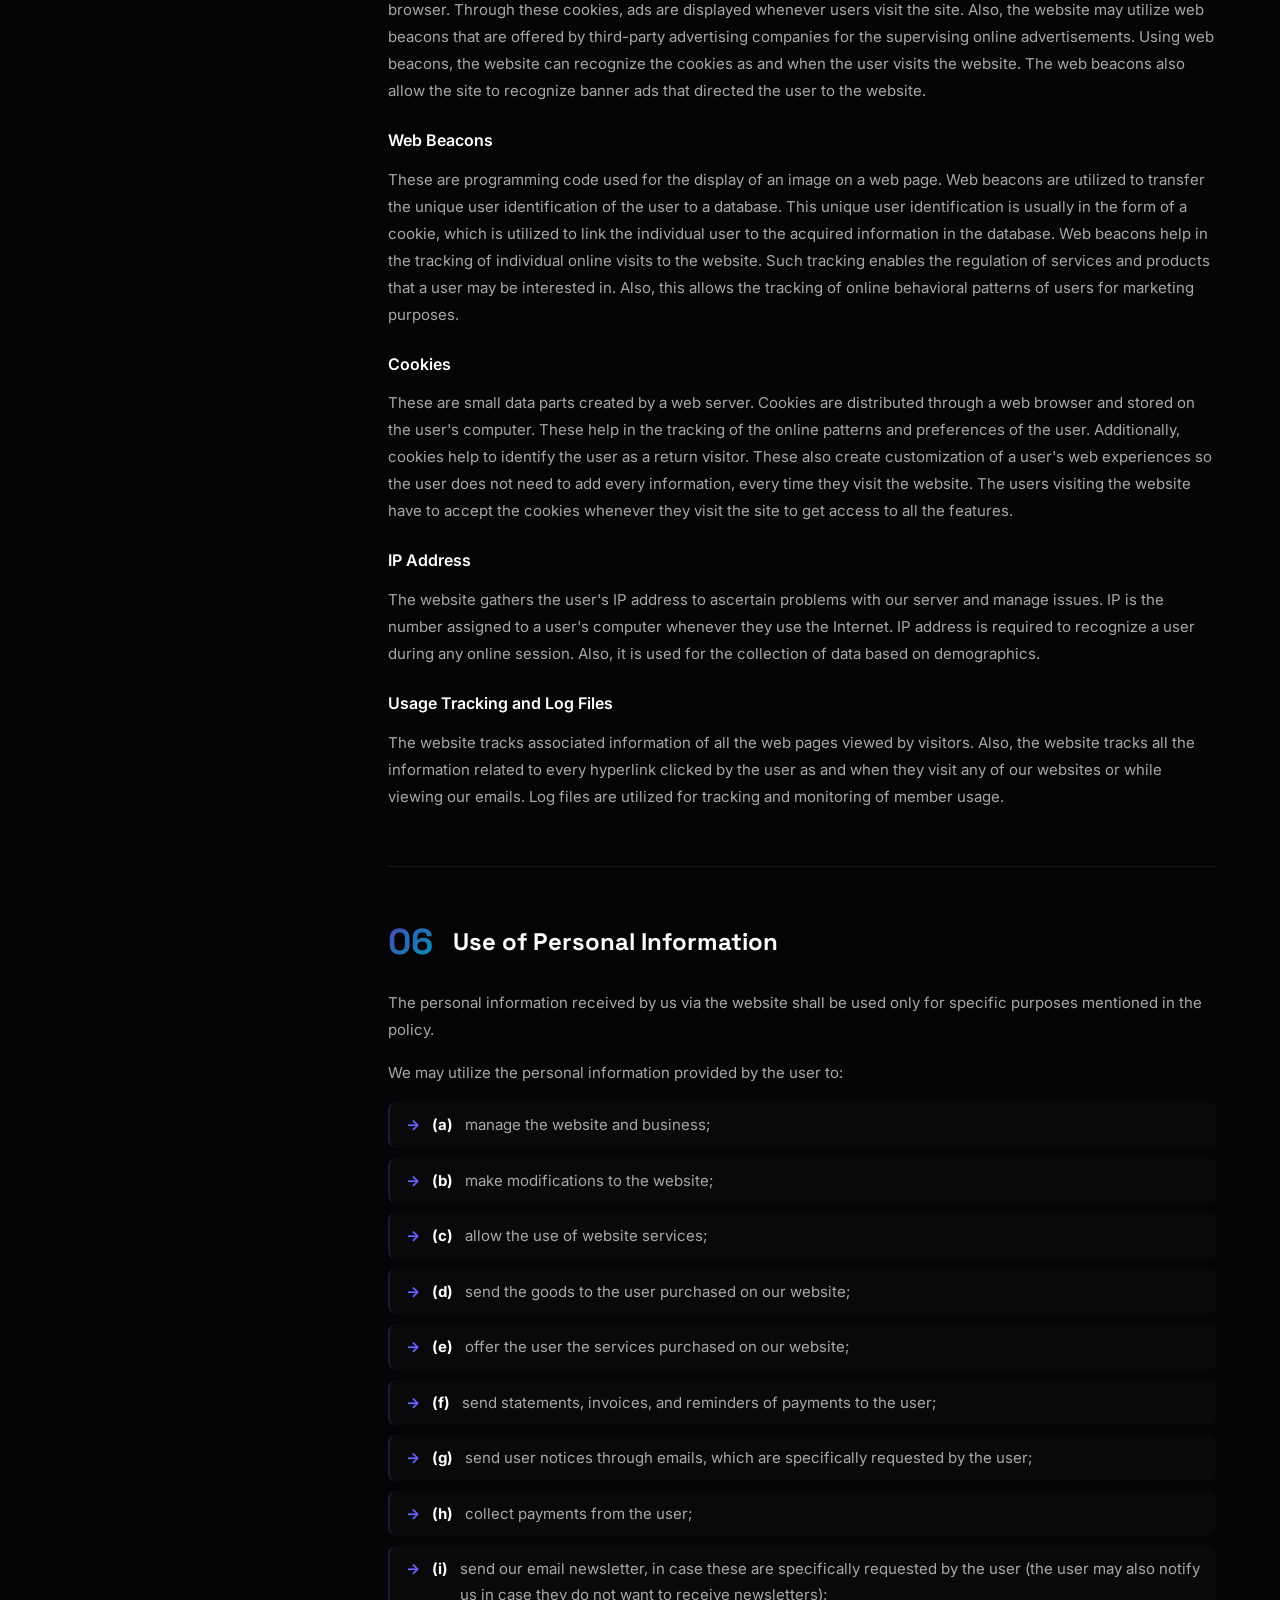
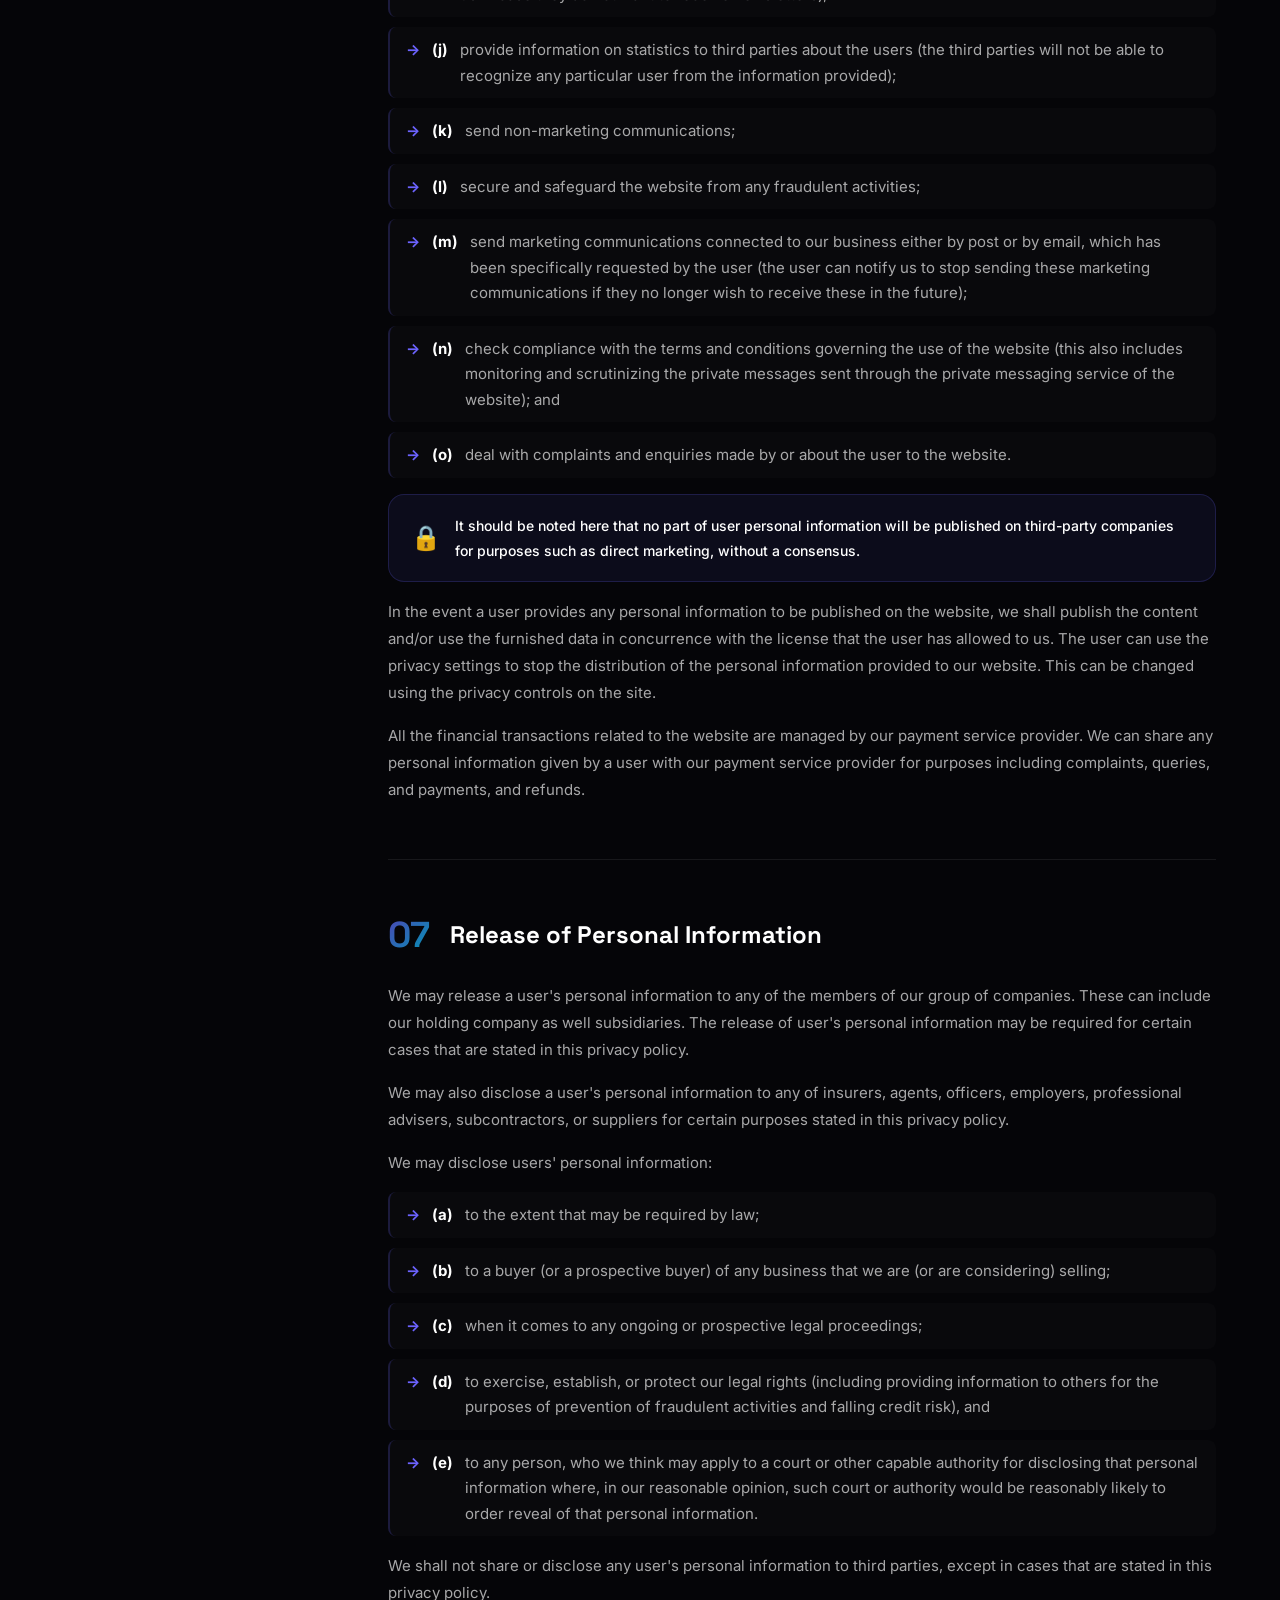
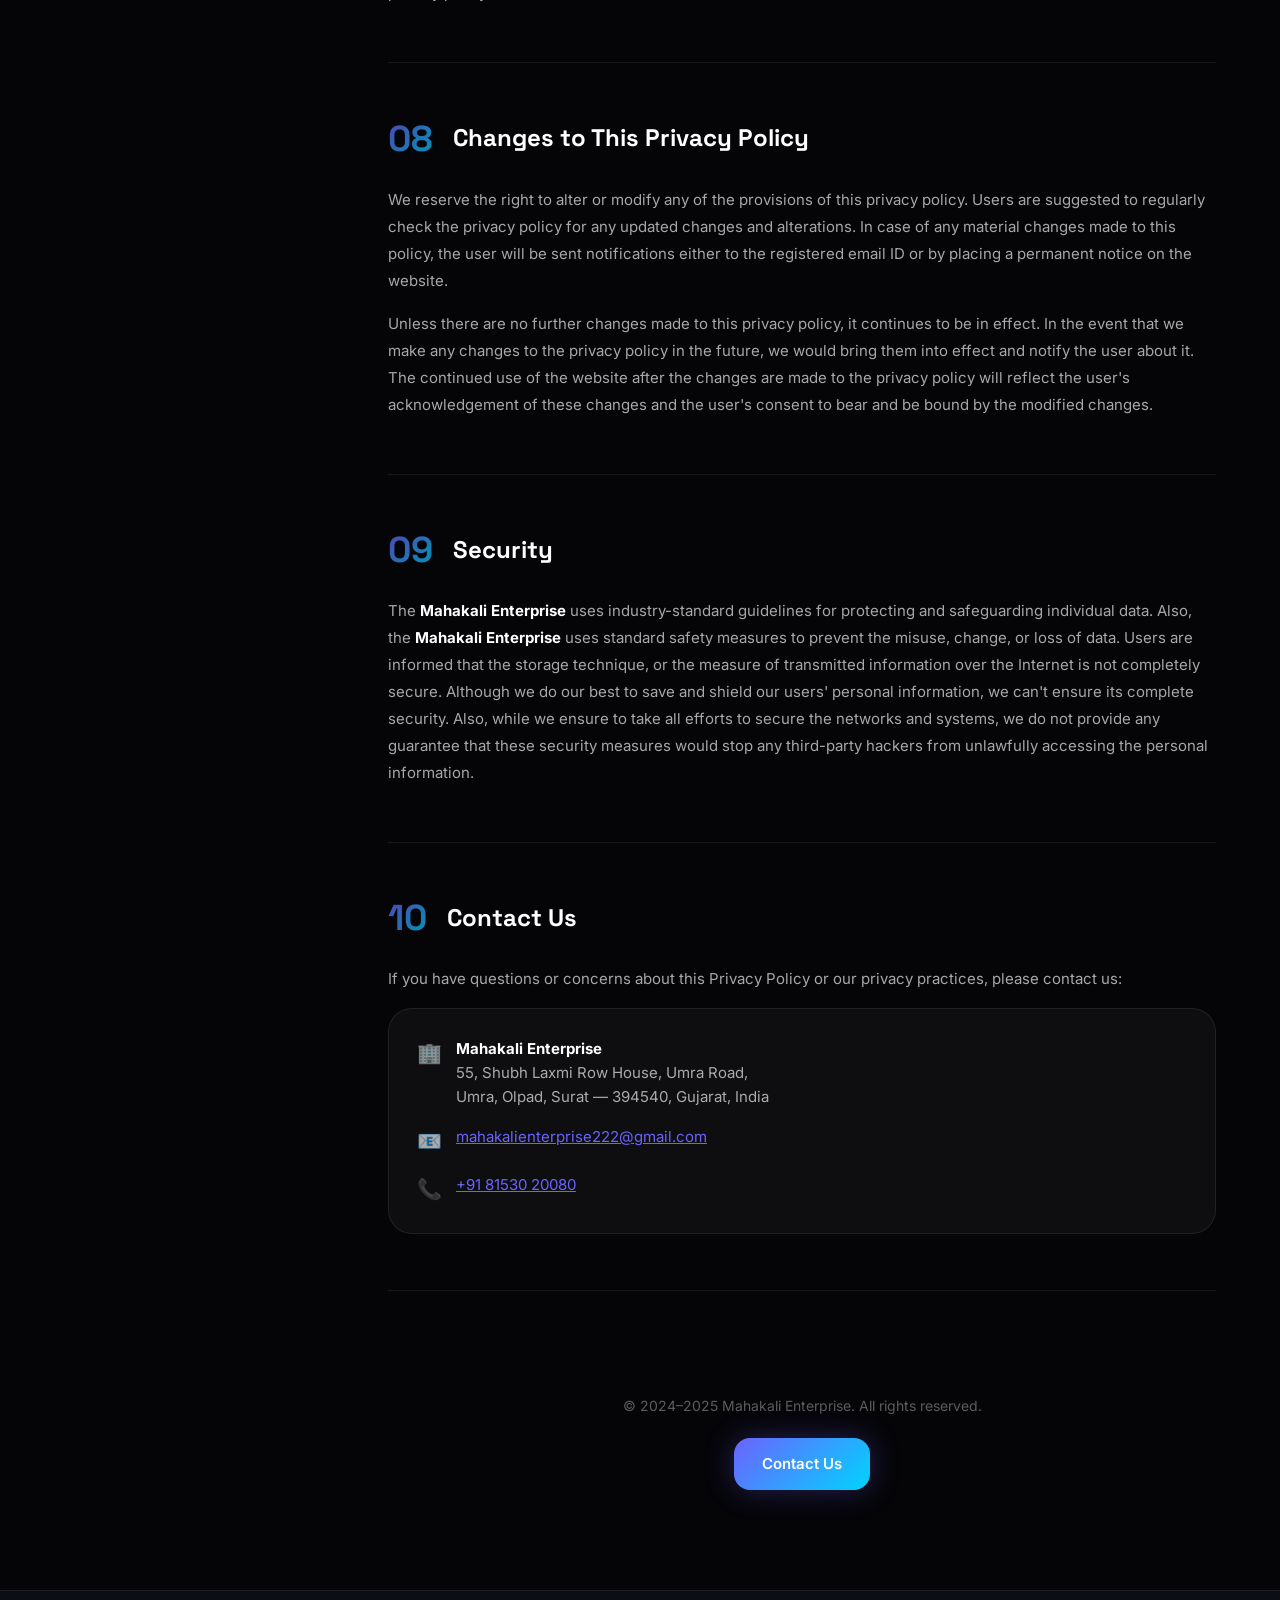
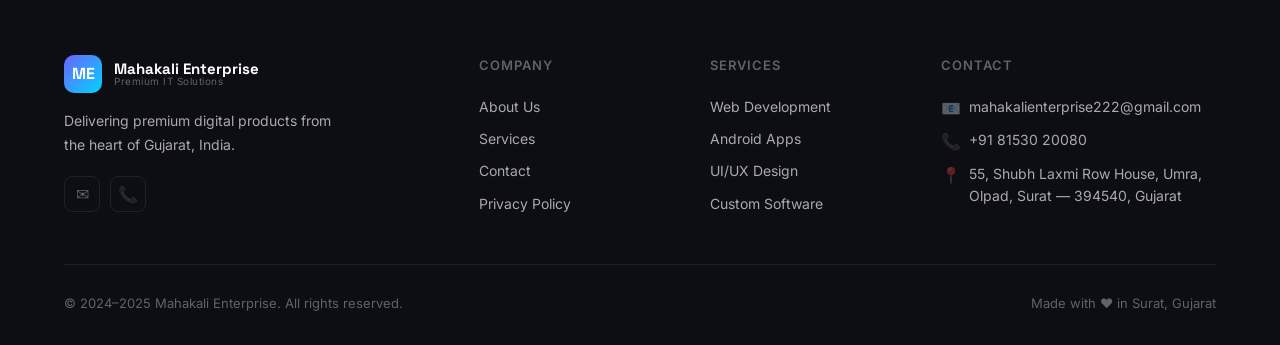
<file: privacy.html>
<!DOCTYPE html>
<html lang="en">
<head>
  <meta charset="UTF-8" />
  <meta name="viewport" content="width=device-width, initial-scale=1.0" />
  <title>Privacy Policy — Mahakali Enterprise</title>
  <meta name="description" content="Privacy Policy of Mahakali Enterprise. Learn how we collect, use, and protect your personal information." />
  <link rel="stylesheet" href="css/style.css" />
  <link rel="stylesheet" href="css/privacy.css" />
</head>
<body>

  <nav class="navbar" id="navbar">
    <div class="nav-inner">
      <a href="index.html" class="nav-logo">
        <div class="nav-logo-icon">ME</div>
        <div class="nav-logo-text">
          <span>Mahakali Enterprise</span>
          <span>IT Solutions</span>
        </div>
      </a>
      <div class="nav-links">
        <a href="index.html"    class="nav-link">Home</a>
        <a href="about.html"    class="nav-link">About</a>
        <a href="services.html" class="nav-link">Services</a>
        <a href="contact.html"  class="nav-link">Contact</a>
        <a href="privacy.html"  class="nav-link">Privacy</a>
      </div>
      <a href="contact.html" class="nav-cta">Get a Quote</a>
      <button class="nav-hamburger" id="hamburger" aria-label="Toggle menu">
        <span></span><span></span><span></span>
      </button>
    </div>
  </nav>

  <div class="mobile-menu" id="mobileMenu">
    <a href="index.html"    class="mobile-link">Home</a>
    <a href="about.html"    class="mobile-link">About</a>
    <a href="services.html" class="mobile-link">Services</a>
    <a href="contact.html"  class="mobile-link">Contact</a>
    <a href="privacy.html"  class="mobile-link">Privacy</a>
    <a href="contact.html"  class="mobile-link" style="color:var(--accent-1);font-weight:700;margin-top:8px;">Get a Quote →</a>
  </div>

  <main>
    <!-- PAGE HERO -->
    <section class="page-hero privacy-hero">
      <div class="orb orb-1" style="top:-150px;left:50%;transform:translateX(-50%);"></div>
      <div class="container">
        <div class="breadcrumb">
          <a href="index.html">Home</a>
          <span>/</span>
          <span>Privacy Policy</span>
        </div>
        <div class="section-label" style="margin:0 auto 24px">Legal</div>
        <h1 class="section-title animate-fadeInUp" style="animation-delay:0.1s">
          Privacy <span class="gradient-text">Policy</span>
        </h1>
        <p class="page-hero-sub animate-fadeInUp" style="animation-delay:0.25s">
          Protecting the privacy of visitors to our website is of utmost importance to us. We are highly dedicated to safeguarding user privacy.
        </p>
        <div class="privacy-meta animate-fadeInUp" style="animation-delay:0.4s">
          <span>📅 Last updated: January 1, 2025</span>
          <span>🏢 Mahakali Enterprise</span>
        </div>
      </div>
    </section>

    <!-- PRIVACY CONTENT -->
    <section class="privacy-content-section">
      <div class="container">
        <div class="privacy-layout">

          <!-- TABLE OF CONTENTS -->
          <aside class="privacy-toc" id="privacyToc">
            <div class="toc-inner">
              <p class="toc-title">Table of Contents</p>
              <nav>
                <a href="#section-intro" class="toc-link">Introduction</a>
                <a href="#section-agreement" class="toc-link">Agreement to Policy</a>
                <a href="#section-changes" class="toc-link">Changes to This Policy</a>
                <a href="#section-third-party" class="toc-link">Third-Party Information</a>
                <a href="#section-collection" class="toc-link">Collection of Personal Information</a>
                <a href="#section-children" class="toc-link">No Information from Children</a>
                <a href="#section-advertising" class="toc-link">Third-Party Advertising</a>
                <a href="#section-use" class="toc-link">Use of Personal Information</a>
                <a href="#section-release" class="toc-link">Release of Personal Information</a>
                <a href="#section-policy-changes" class="toc-link">Changes to Privacy Policy</a>
                <a href="#section-security" class="toc-link">Security</a>
              </nav>
            </div>
          </aside>

          <!-- POLICY BODY -->
          <div class="privacy-body">

            <div class="policy-intro reveal" id="section-intro">
              <p>
                Your privacy is important to us. Learn how we collect, use, and protect your information. Protecting the privacy of visitors to our website is of utmost importance to us. We are highly dedicated to safeguarding user privacy. The goal of this privacy policy is to bring clarity to how we manage the personal information of our website visitors.
              </p>
            </div>

            <div class="policy-section reveal" id="section-agreement">
              <div class="policy-section-header">
                <span class="policy-num">01</span>
                <h2>Agreement to This Privacy Policy</h2>
              </div>
              <div class="policy-content">
                <p>Agreeing to this privacy policy implies the user's acceptance to the utilization of cookies according to the terms and conditions stated in this policy.</p>
                <p>This privacy policy outlines how information is collected, circulated, and utilized. These processes are applicable to this website, here referred to as the <strong>Mahakali Enterprise</strong>. It also includes its affiliates and subsidiaries, and the information disclosure, storage, collection, and use.</p>
                <p>The terms and/or conditions of this privacy policy may be changed, modified, or both at any time. The user will be sent a notification about it. Additionally, any modification or alteration to the privacy policy may be posted through the user's registered email address. In case the user refuses to accept any of the changes made to the privacy policy, the user must immediately stop using the website. If the user continues the use of the website, it implies that their consent to the changed or modified terms and conditions of the privacy policy.</p>
              </div>
            </div>

            <div class="policy-section reveal" id="section-third-party">
              <div class="policy-section-header">
                <span class="policy-num">02</span>
                <h2>Third-Party Information</h2>
              </div>
              <div class="policy-content">
                <p>The <strong>Mahakali Enterprise</strong> does not hold any liability for the information collection by any of the third-party clients, companies, or websites. This privacy policy is specifically associated with the information practices of this website. As this website includes links to other websites, the users must be aware that this website cannot be held accountable for the privacy policies and information collection and distribution processes of the websites that it may link to. In the event a user clicks on any of the stated links and is redirected to other websites, it is recommended to read the terms and policies of the other website as well.</p>
              </div>
            </div>

            <div class="policy-section reveal" id="section-collection">
              <div class="policy-section-header">
                <span class="policy-num">03</span>
                <h2>Collection of Personal Information</h2>
              </div>
              <div class="policy-content">
                <p>Through the website, we may collect, store, and utilize the following types of information:</p>
                <ul class="policy-list">
                  <li><strong>(a)</strong> The information provided when registering with our website;</li>
                  <li><strong>(b)</strong> any of the other personal information that is sent by the user to us;</li>
                  <li><strong>(c)</strong> the information provided when subscribing to our email notifications and/or newsletters, including username and email ID;</li>
                  <li><strong>(d)</strong> the information provided during the use of the services on our website, or information created while using such services. This may include frequency, timing, and pattern of service use;</li>
                  <li><strong>(e)</strong> the information about a user's personal computer or laptop, the use of this website along with the (internet protocol) IP address, operating system, location, browser version and type, referral source, page views, duration of the visit, and website navigation paths;</li>
                  <li><strong>(f)</strong> the information related to any purchase made on our website or any transactions the user enters into through our website. This may include the user's name, email address, postal address, telephone number, and debit or credit card details;</li>
                  <li><strong>(g)</strong> the information provided while completing a user profile on the website. This includes the user's name, gender, address, date of birth, profile pictures, relationship status, interests and hobbies, education details, and employment details;</li>
                  <li><strong>(h)</strong> user information posted on our website for publication on the Internet. Such information may include username, profile pictures, and other related content of the posts; and</li>
                  <li><strong>(i)</strong> the information associated with any communication sent through our website or sent to us. This may include content and metadata related to the communication.</li>
                </ul>
                <div class="policy-highlight">
                  <span>⚠️</span>
                  <p>Users must note that it is mandatory to obtain the consent of another person before disclosing the person's personal information to us.</p>
                </div>
              </div>
            </div>

            <div class="policy-section reveal" id="section-children">
              <div class="policy-section-header">
                <span class="policy-num">04</span>
                <h2>No Information Collected from Children</h2>
              </div>
              <div class="policy-content">
                <p>We hereby inform that our website is general in nature. It is created for and is supposed to be used by adults only. We never knowingly gather, ask, or store personal information from children. Our websites are not intended to be used by children, and therefore, we do not gather any information from users who are under 18 years of age. Safeguarding children and protecting their information is important to us, and therefore, parents are advised to thoroughly review this privacy policy and peruse the terms and conditions.</p>
              </div>
            </div>

            <div class="policy-section reveal" id="section-advertising">
              <div class="policy-section-header">
                <span class="policy-num">05</span>
                <h2>Third-Party Advertising</h2>
              </div>
              <div class="policy-content">
                <p>Third-party companies provide third-party advertisements on our websites and other such websites where we advertise. These third-party companies use the information of user visits to our website. Whenever these advertisements are displayed to the user, the third-party companies place their unique cookies on the user's browser. Through these cookies, ads are displayed whenever users visit the site. Also, the website may utilize web beacons that are offered by third-party advertising companies for the supervising online advertisements. Using web beacons, the website can recognize the cookies as and when the user visits the website. The web beacons also allow the site to recognize banner ads that directed the user to the website.</p>

                <h4>Web Beacons</h4>
                <p>These are programming code used for the display of an image on a web page. Web beacons are utilized to transfer the unique user identification of the user to a database. This unique user identification is usually in the form of a cookie, which is utilized to link the individual user to the acquired information in the database. Web beacons help in the tracking of individual online visits to the website. Such tracking enables the regulation of services and products that a user may be interested in. Also, this allows the tracking of online behavioral patterns of users for marketing purposes.</p>

                <h4>Cookies</h4>
                <p>These are small data parts created by a web server. Cookies are distributed through a web browser and stored on the user's computer. These help in the tracking of the online patterns and preferences of the user. Additionally, cookies help to identify the user as a return visitor. These also create customization of a user's web experiences so the user does not need to add every information, every time they visit the website. The users visiting the website have to accept the cookies whenever they visit the site to get access to all the features.</p>

                <h4>IP Address</h4>
                <p>The website gathers the user's IP address to ascertain problems with our server and manage issues. IP is the number assigned to a user's computer whenever they use the Internet. IP address is required to recognize a user during any online session. Also, it is used for the collection of data based on demographics.</p>

                <h4>Usage Tracking and Log Files</h4>
                <p>The website tracks associated information of all the web pages viewed by visitors. Also, the website tracks all the information related to every hyperlink clicked by the user as and when they visit any of our websites or while viewing our emails. Log files are utilized for tracking and monitoring of member usage.</p>
              </div>
            </div>

            <div class="policy-section reveal" id="section-use">
              <div class="policy-section-header">
                <span class="policy-num">06</span>
                <h2>Use of Personal Information</h2>
              </div>
              <div class="policy-content">
                <p>The personal information received by us via the website shall be used only for specific purposes mentioned in the policy.</p>
                <p>We may utilize the personal information provided by the user to:</p>
                <ul class="policy-list">
                  <li><strong>(a)</strong> manage the website and business;</li>
                  <li><strong>(b)</strong> make modifications to the website;</li>
                  <li><strong>(c)</strong> allow the use of website services;</li>
                  <li><strong>(d)</strong> send the goods to the user purchased on our website;</li>
                  <li><strong>(e)</strong> offer the user the services purchased on our website;</li>
                  <li><strong>(f)</strong> send statements, invoices, and reminders of payments to the user;</li>
                  <li><strong>(g)</strong> send user notices through emails, which are specifically requested by the user;</li>
                  <li><strong>(h)</strong> collect payments from the user;</li>
                  <li><strong>(i)</strong> send our email newsletter, in case these are specifically requested by the user (the user may also notify us in case they do not want to receive newsletters);</li>
                  <li><strong>(j)</strong> provide information on statistics to third parties about the users (the third parties will not be able to recognize any particular user from the information provided);</li>
                  <li><strong>(k)</strong> send non-marketing communications;</li>
                  <li><strong>(l)</strong> secure and safeguard the website from any fraudulent activities;</li>
                  <li><strong>(m)</strong> send marketing communications connected to our business either by post or by email, which has been specifically requested by the user (the user can notify us to stop sending these marketing communications if they no longer wish to receive these in the future);</li>
                  <li><strong>(n)</strong> check compliance with the terms and conditions governing the use of the website (this also includes monitoring and scrutinizing the private messages sent through the private messaging service of the website); and</li>
                  <li><strong>(o)</strong> deal with complaints and enquiries made by or about the user to the website.</li>
                </ul>
                <div class="policy-highlight">
                  <span>🔒</span>
                  <p>It should be noted here that no part of user personal information will be published on third-party companies for purposes such as direct marketing, without a consensus.</p>
                </div>
                <p>In the event a user provides any personal information to be published on the website, we shall publish the content and/or use the furnished data in concurrence with the license that the user has allowed to us. The user can use the privacy settings to stop the distribution of the personal information provided to our website. This can be changed using the privacy controls on the site.</p>
                <p>All the financial transactions related to the website are managed by our payment service provider. We can share any personal information given by a user with our payment service provider for purposes including complaints, queries, and payments, and refunds.</p>
              </div>
            </div>

            <div class="policy-section reveal" id="section-release">
              <div class="policy-section-header">
                <span class="policy-num">07</span>
                <h2>Release of Personal Information</h2>
              </div>
              <div class="policy-content">
                <p>We may release a user's personal information to any of the members of our group of companies. These can include our holding company as well subsidiaries. The release of user's personal information may be required for certain cases that are stated in this privacy policy.</p>
                <p>We may also disclose a user's personal information to any of insurers, agents, officers, employers, professional advisers, subcontractors, or suppliers for certain purposes stated in this privacy policy.</p>
                <p>We may disclose users' personal information:</p>
                <ul class="policy-list">
                  <li><strong>(a)</strong> to the extent that may be required by law;</li>
                  <li><strong>(b)</strong> to a buyer (or a prospective buyer) of any business that we are (or are considering) selling;</li>
                  <li><strong>(c)</strong> when it comes to any ongoing or prospective legal proceedings;</li>
                  <li><strong>(d)</strong> to exercise, establish, or protect our legal rights (including providing information to others for the purposes of prevention of fraudulent activities and falling credit risk), and</li>
                  <li><strong>(e)</strong> to any person, who we think may apply to a court or other capable authority for disclosing that personal information where, in our reasonable opinion, such court or authority would be reasonably likely to order reveal of that personal information.</li>
                </ul>
                <p>We shall not share or disclose any user's personal information to third parties, except in cases that are stated in this privacy policy.</p>
              </div>
            </div>

            <div class="policy-section reveal" id="section-policy-changes">
              <div class="policy-section-header">
                <span class="policy-num">08</span>
                <h2>Changes to This Privacy Policy</h2>
              </div>
              <div class="policy-content">
                <p>We reserve the right to alter or modify any of the provisions of this privacy policy. Users are suggested to regularly check the privacy policy for any updated changes and alterations. In case of any material changes made to this policy, the user will be sent notifications either to the registered email ID or by placing a permanent notice on the website.</p>
                <p>Unless there are no further changes made to this privacy policy, it continues to be in effect. In the event that we make any changes to the privacy policy in the future, we would bring them into effect and notify the user about it. The continued use of the website after the changes are made to the privacy policy will reflect the user's acknowledgement of these changes and the user's consent to bear and be bound by the modified changes.</p>
              </div>
            </div>

            <div class="policy-section reveal" id="section-security">
              <div class="policy-section-header">
                <span class="policy-num">09</span>
                <h2>Security</h2>
              </div>
              <div class="policy-content">
                <p>The <strong>Mahakali Enterprise</strong> uses industry-standard guidelines for protecting and safeguarding individual data. Also, the <strong>Mahakali Enterprise</strong> uses standard safety measures to prevent the misuse, change, or loss of data. Users are informed that the storage technique, or the measure of transmitted information over the Internet is not completely secure. Although we do our best to save and shield our users' personal information, we can't ensure its complete security. Also, while we ensure to take all efforts to secure the networks and systems, we do not provide any guarantee that these security measures would stop any third-party hackers from unlawfully accessing the personal information.</p>
              </div>
            </div>

            <div class="policy-section reveal">
              <div class="policy-section-header">
                <span class="policy-num">10</span>
                <h2>Contact Us</h2>
              </div>
              <div class="policy-content">
                <p>If you have questions or concerns about this Privacy Policy or our privacy practices, please contact us:</p>
                <div class="contact-block">
                  <div class="contact-row">
                    <span>🏢</span>
                    <div>
                      <strong>Mahakali Enterprise</strong><br/>
                      55, Shubh Laxmi Row House, Umra Road,<br/>
                      Umra, Olpad, Surat — 394540, Gujarat, India
                    </div>
                  </div>
                  <div class="contact-row">
                    <span>📧</span>
                    <div>
                      <a href="mailto:mahakalienterprise222@gmail.com" class="policy-link">mahakalienterprise222@gmail.com</a>
                    </div>
                  </div>
                  <div class="contact-row">
                    <span>📞</span>
                    <div>
                      <a href="tel:+918153020080" class="policy-link">+91 81530 20080</a>
                    </div>
                  </div>
                </div>
              </div>
            </div>

            <div class="policy-footer reveal">
              <p>© 2024–2025 Mahakali Enterprise. All rights reserved.</p>
              <a href="contact.html" class="btn btn-primary" style="margin-top:20px;display:inline-flex">Contact Us</a>
            </div>

          </div>
        </div>
      </div>
    </section>
  </main>

  <footer class="footer">
    <div class="container">
      <div class="footer-grid">
        <div class="footer-brand">
          <a href="index.html" class="nav-logo">
            <div class="nav-logo-icon">ME</div>
            <div class="nav-logo-text">
              <span>Mahakali Enterprise</span>
              <span>Premium IT Solutions</span>
            </div>
          </a>
          <p>Delivering premium digital products from the heart of Gujarat, India.</p>
          <div class="social-links" style="margin-top:20px">
            <a href="mailto:mahakalienterprise222@gmail.com" class="social-link" title="Email">✉</a>
            <a href="tel:+918153020080" class="social-link" title="Call">📞</a>
          </div>
        </div>
        <div class="footer-col">
          <h4>Company</h4>
          <ul>
            <li><a href="about.html">About Us</a></li>
            <li><a href="services.html">Services</a></li>
            <li><a href="contact.html">Contact</a></li>
            <li><a href="privacy.html">Privacy Policy</a></li>
          </ul>
        </div>
        <div class="footer-col">
          <h4>Services</h4>
          <ul>
            <li><a href="services.html#web-dev">Web Development</a></li>
            <li><a href="services.html#android-dev">Android Apps</a></li>
            <li><a href="services.html#uiux-design">UI/UX Design</a></li>
            <li><a href="services.html#custom-software">Custom Software</a></li>
          </ul>
        </div>
        <div class="footer-col footer-contact">
          <h4>Contact</h4>
          <p><span>📧</span> mahakalienterprise222@gmail.com</p>
          <p><span>📞</span> +91 81530 20080</p>
          <p><span>📍</span> 55, Shubh Laxmi Row House, Umra, Olpad, Surat — 394540, Gujarat</p>
        </div>
      </div>
      <div class="footer-bottom">
        <p>© 2024–2025 Mahakali Enterprise. All rights reserved.</p>
        <p style="color:var(--text-muted)">Made with ❤️ in Surat, Gujarat</p>
      </div>
    </div>
  </footer>

  <style>
    .page-hero-sub { font-size:19px;color:var(--text-secondary);max-width:560px;margin:0 auto;line-height:1.7; }
    .privacy-hero  { padding:calc(var(--nav-height) + 80px) 0 80px;text-align:center;position:relative;overflow:hidden; }
  </style>
  <script src="js/main.js"></script>
  <script src="js/privacy.js"></script>
</body>
</html>
</file>
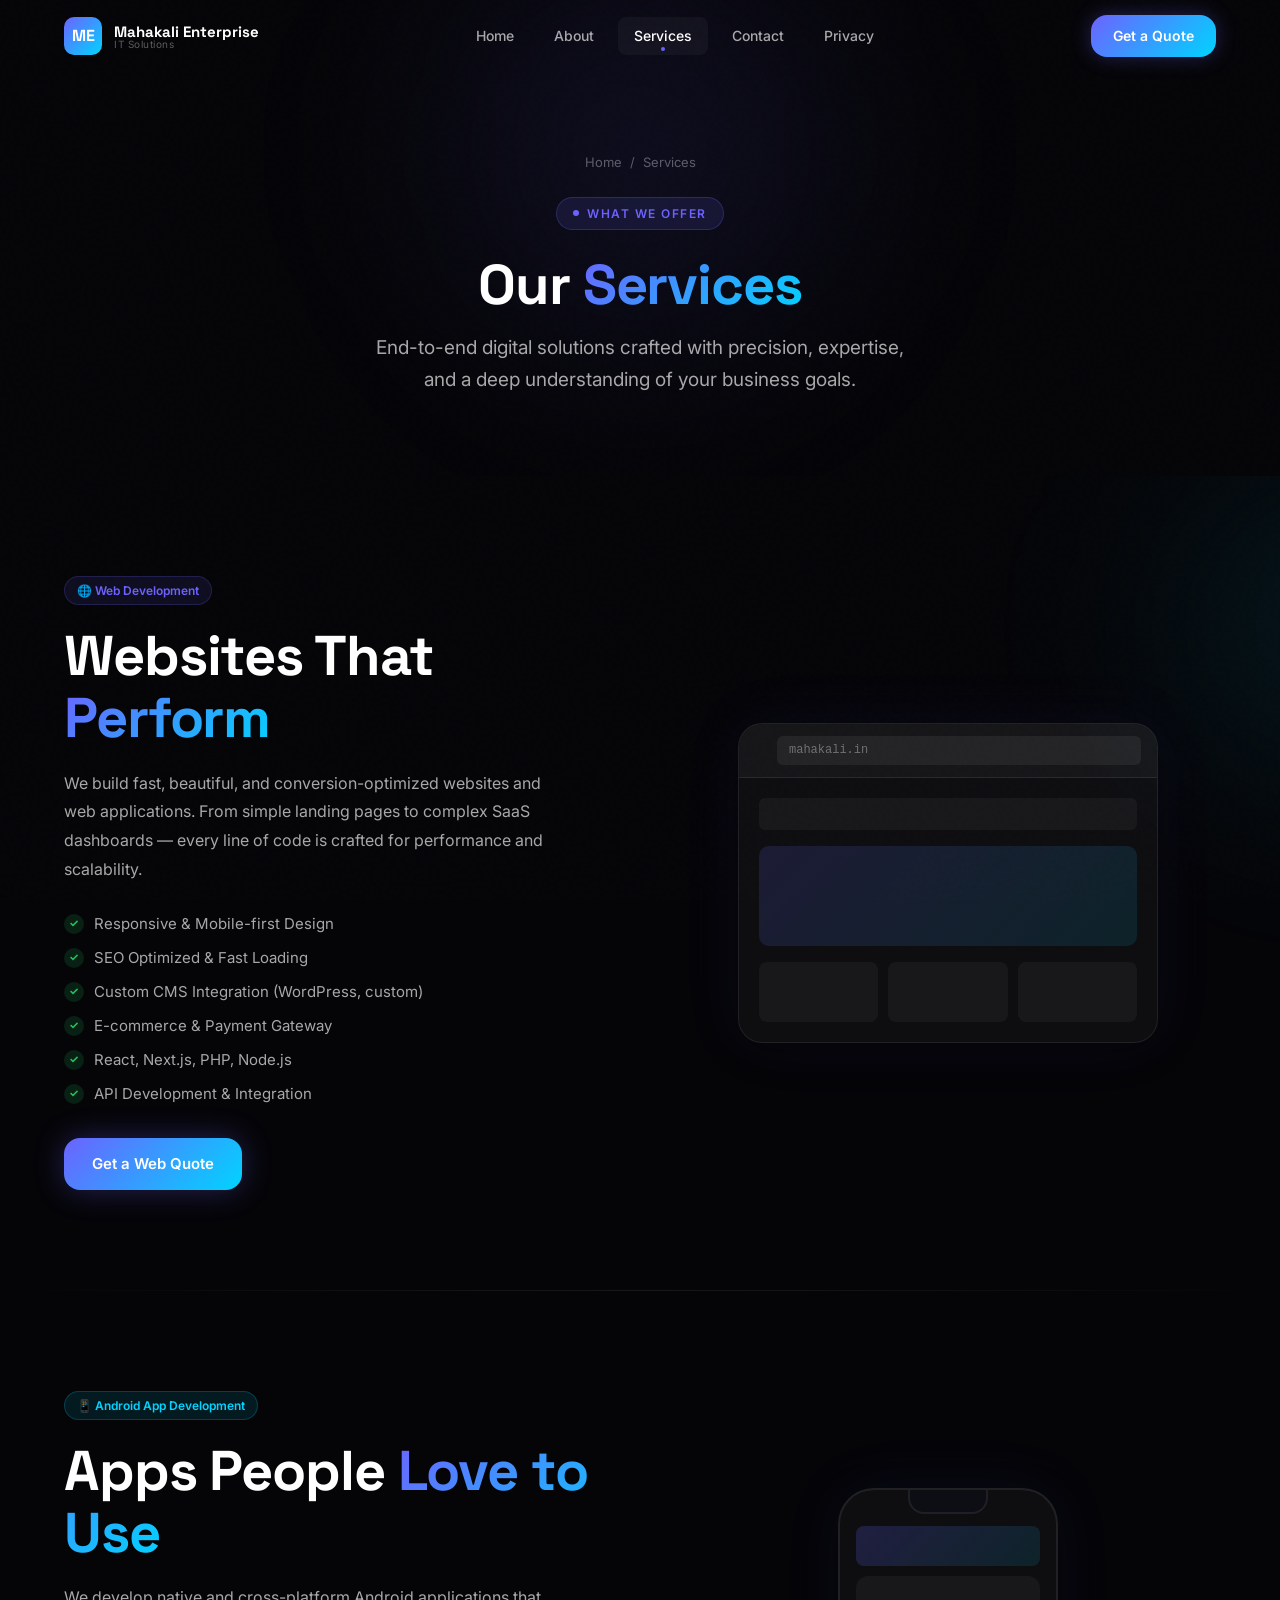
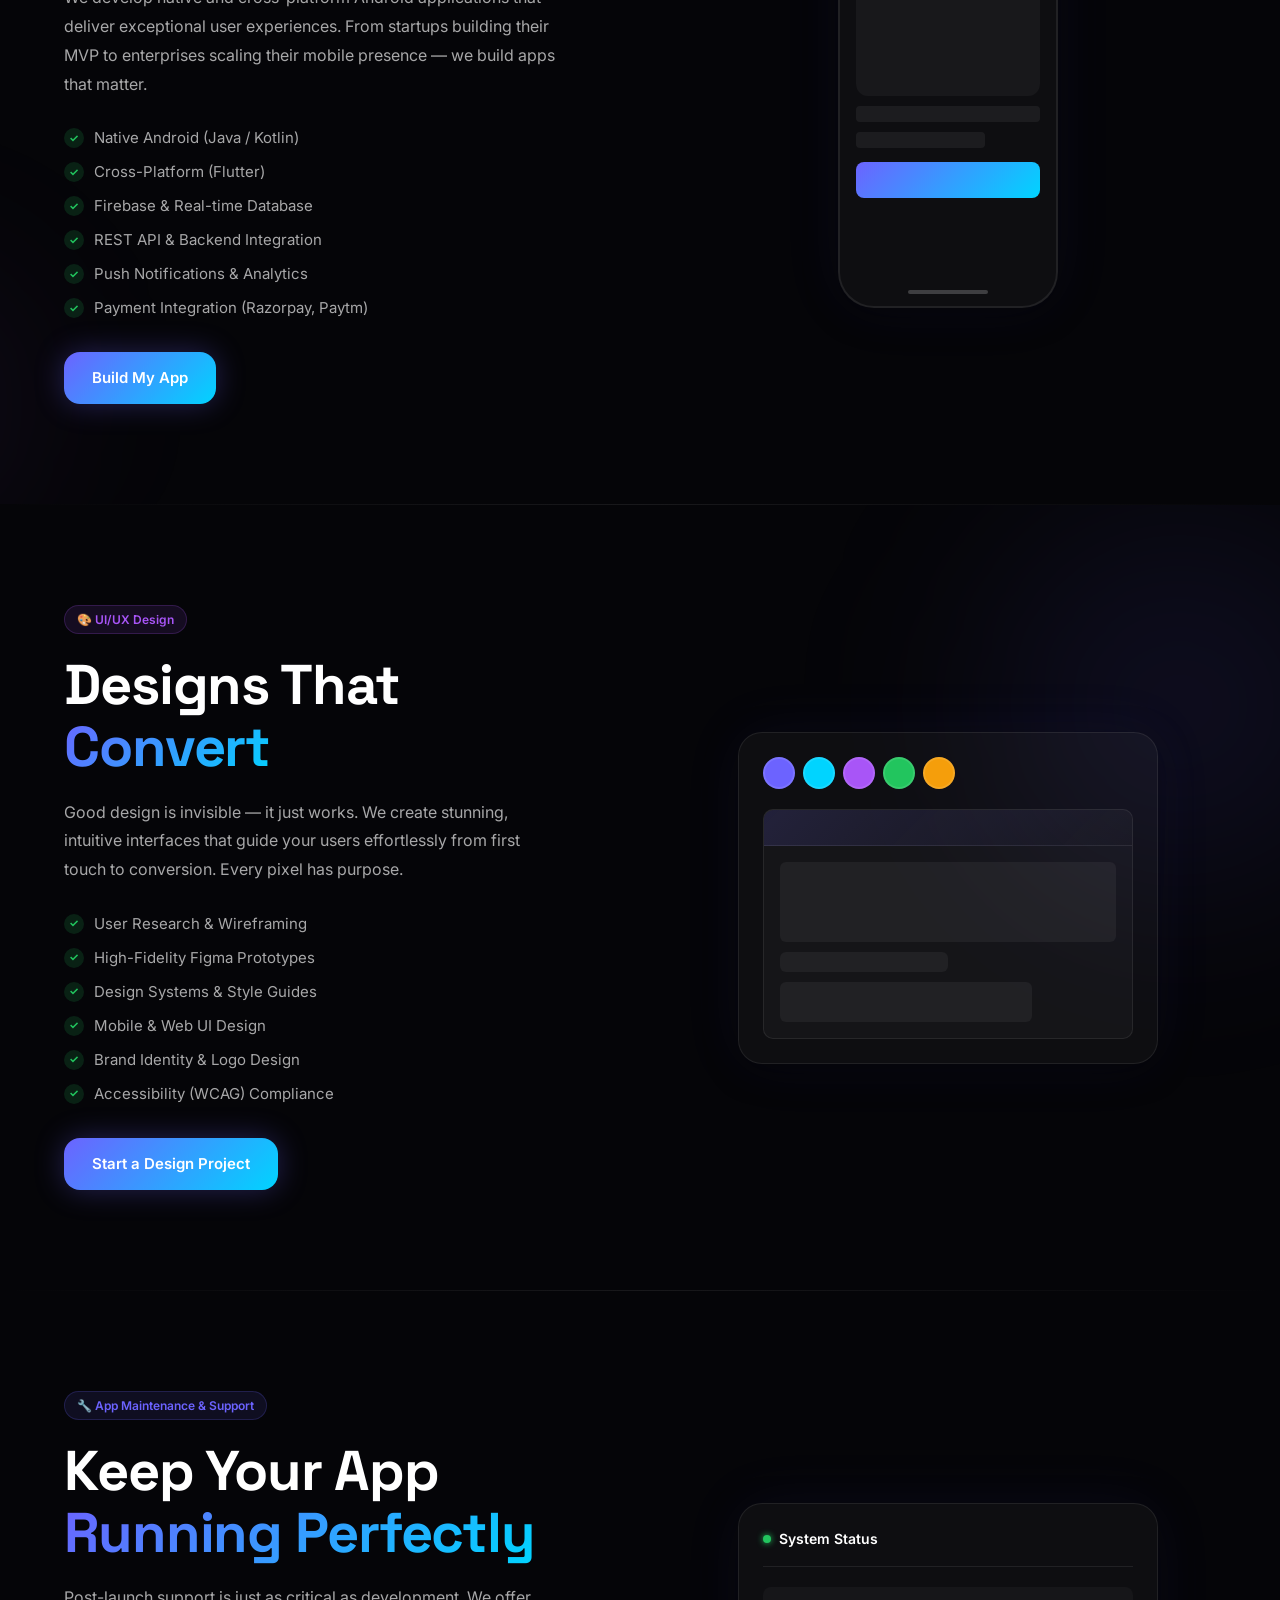
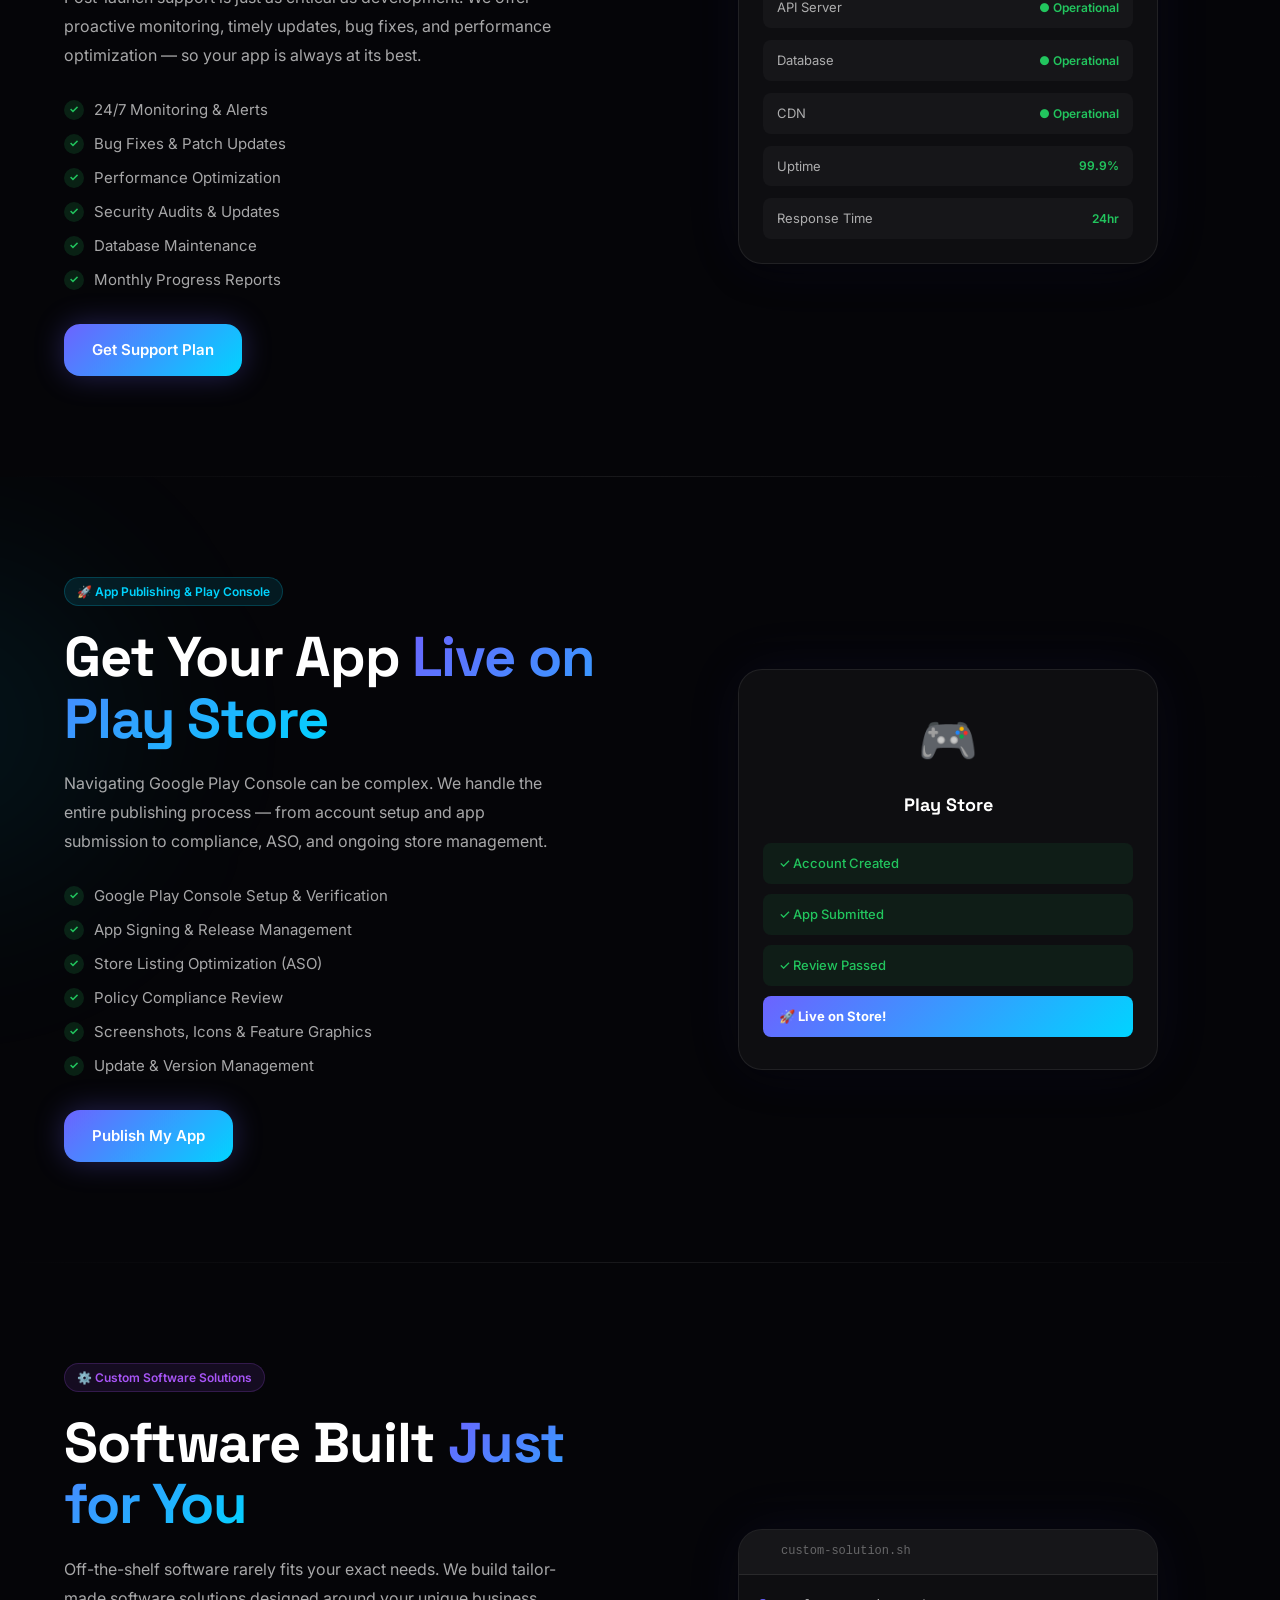
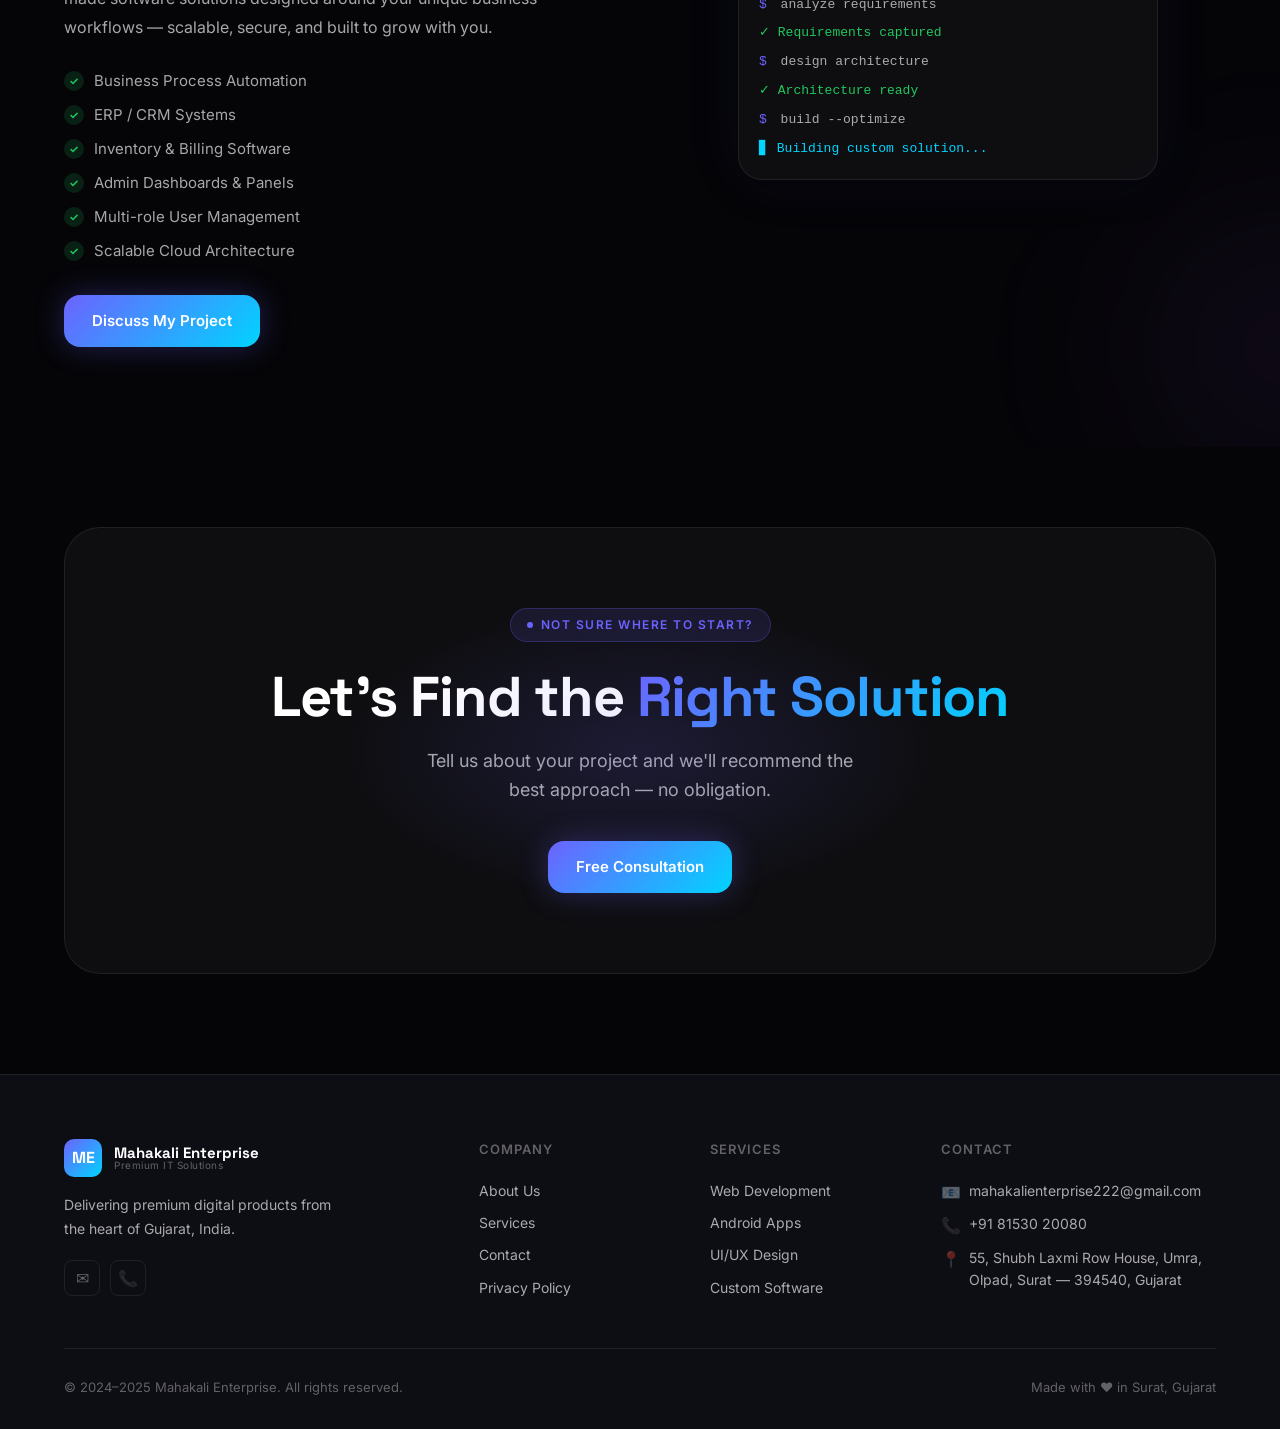
<file: services.html>
<!DOCTYPE html>
<html lang="en">
<head>
  <meta charset="UTF-8" />
  <meta name="viewport" content="width=device-width, initial-scale=1.0" />
  <title>Our Services — Mahakali Enterprise</title>
  <meta name="description" content="Explore all IT services offered by Mahakali Enterprise: Web Development, Android App Development, UI/UX Design, App Maintenance, Play Console Setup, and Custom Software." />
  <link rel="stylesheet" href="css/style.css" />
  <link rel="stylesheet" href="css/services.css" />
</head>
<body>

  <nav class="navbar" id="navbar">
    <div class="nav-inner">
      <a href="index.html" class="nav-logo">
        <div class="nav-logo-icon">ME</div>
        <div class="nav-logo-text">
          <span>Mahakali Enterprise</span>
          <span>IT Solutions</span>
        </div>
      </a>
      <div class="nav-links">
        <a href="index.html"    class="nav-link">Home</a>
        <a href="about.html"    class="nav-link">About</a>
        <a href="services.html" class="nav-link">Services</a>
        <a href="contact.html"  class="nav-link">Contact</a>
        <a href="privacy.html"  class="nav-link">Privacy</a>
      </div>
      <a href="contact.html" class="nav-cta">Get a Quote</a>
      <button class="nav-hamburger" id="hamburger" aria-label="Toggle menu">
        <span></span><span></span><span></span>
      </button>
    </div>
  </nav>

  <div class="mobile-menu" id="mobileMenu">
    <a href="index.html"    class="mobile-link">Home</a>
    <a href="about.html"    class="mobile-link">About</a>
    <a href="services.html" class="mobile-link">Services</a>
    <a href="contact.html"  class="mobile-link">Contact</a>
    <a href="privacy.html"  class="mobile-link">Privacy</a>
    <a href="contact.html"  class="mobile-link" style="color:var(--accent-1);font-weight:700;margin-top:8px;">Get a Quote →</a>
  </div>

  <main>
    <!-- PAGE HERO -->
    <section class="page-hero services-hero">
      <div class="orb orb-1" style="top:-150px;left:50%;transform:translateX(-50%);"></div>
      <div class="container">
        <div class="breadcrumb">
          <a href="index.html">Home</a>
          <span>/</span>
          <span>Services</span>
        </div>
        <div class="section-label" style="margin:0 auto 24px">What We Offer</div>
        <h1 class="section-title animate-fadeInUp" style="animation-delay:0.1s">
          Our <span class="gradient-text">Services</span>
        </h1>
        <p class="page-hero-sub animate-fadeInUp" style="animation-delay:0.25s">
          End-to-end digital solutions crafted with precision, expertise, and a deep 
          understanding of your business goals.
        </p>
      </div>
    </section>

    <!-- SERVICE CARDS -->

    <!-- 1. WEB DEVELOPMENT -->
    <section class="service-detail" id="web-dev">
      <div class="orb orb-2" style="top:-100px;right:-300px;"></div>
      <div class="container">
        <div class="svc-inner">
          <div class="svc-content reveal-left">
            <div class="svc-badge badge badge-indigo">🌐 Web Development</div>
            <h2 class="section-title">
              Websites That <span class="gradient-text">Perform</span>
            </h2>
            <p class="svc-desc">We build fast, beautiful, and conversion-optimized websites and web applications. From simple landing pages to complex SaaS dashboards — every line of code is crafted for performance and scalability.</p>
            <ul class="svc-features">
              <li><span class="check">✓</span> Responsive &amp; Mobile-first Design</li>
              <li><span class="check">✓</span> SEO Optimized &amp; Fast Loading</li>
              <li><span class="check">✓</span> Custom CMS Integration (WordPress, custom)</li>
              <li><span class="check">✓</span> E-commerce &amp; Payment Gateway</li>
              <li><span class="check">✓</span> React, Next.js, PHP, Node.js</li>
              <li><span class="check">✓</span> API Development &amp; Integration</li>
            </ul>
            <a href="contact.html" class="btn btn-primary" style="margin-top:32px">Get a Web Quote</a>
          </div>
          <div class="svc-visual reveal-right">
            <div class="svc-mockup web-mockup">
              <div class="browser-bar">
                <div class="browser-dots">
                  <span class="dot red"></span>
                  <span class="dot yellow"></span>
                  <span class="dot green"></span>
                </div>
                <div class="browser-url">mahakali.in</div>
              </div>
              <div class="browser-body">
                <div class="browser-nav-bar"></div>
                <div class="browser-hero-block"></div>
                <div class="browser-cards">
                  <div class="browser-card"></div>
                  <div class="browser-card"></div>
                  <div class="browser-card"></div>
                </div>
              </div>
            </div>
          </div>
        </div>
      </div>
    </section>

    <div class="divider"></div>

    <!-- 2. ANDROID APP DEVELOPMENT -->
    <section class="service-detail" id="android-dev">
      <div class="orb orb-3" style="bottom:-100px;left:-300px;"></div>
      <div class="container">
        <div class="svc-inner svc-inner-reverse">
          <div class="svc-visual reveal-left">
            <div class="svc-mockup phone-mockup">
              <div class="phone-notch"></div>
              <div class="phone-screen">
                <div class="phone-header-block"></div>
                <div class="phone-card-block"></div>
                <div class="phone-row-block"></div>
                <div class="phone-row-block short"></div>
                <div class="phone-btn-block"></div>
              </div>
              <div class="phone-home-bar"></div>
            </div>
          </div>
          <div class="svc-content reveal-right">
            <div class="svc-badge badge badge-blue">📱 Android App Development</div>
            <h2 class="section-title">
              Apps People <span class="gradient-text">Love to Use</span>
            </h2>
            <p class="svc-desc">We develop native and cross-platform Android applications that deliver exceptional user experiences. From startups building their MVP to enterprises scaling their mobile presence — we build apps that matter.</p>
            <ul class="svc-features">
              <li><span class="check">✓</span> Native Android (Java / Kotlin)</li>
              <li><span class="check">✓</span> Cross-Platform (Flutter)</li>
              <li><span class="check">✓</span> Firebase &amp; Real-time Database</li>
              <li><span class="check">✓</span> REST API &amp; Backend Integration</li>
              <li><span class="check">✓</span> Push Notifications &amp; Analytics</li>
              <li><span class="check">✓</span> Payment Integration (Razorpay, Paytm)</li>
            </ul>
            <a href="contact.html" class="btn btn-primary" style="margin-top:32px">Build My App</a>
          </div>
        </div>
      </div>
    </section>

    <div class="divider"></div>

    <!-- 3. UI/UX DESIGN -->
    <section class="service-detail" id="uiux-design">
      <div class="orb orb-1" style="top:-100px;right:-200px;"></div>
      <div class="container">
        <div class="svc-inner">
          <div class="svc-content reveal-left">
            <div class="svc-badge badge badge-purple">🎨 UI/UX Design</div>
            <h2 class="section-title">
              Designs That <span class="gradient-text">Convert</span>
            </h2>
            <p class="svc-desc">Good design is invisible — it just works. We create stunning, intuitive interfaces that guide your users effortlessly from first touch to conversion. Every pixel has purpose.</p>
            <ul class="svc-features">
              <li><span class="check">✓</span> User Research &amp; Wireframing</li>
              <li><span class="check">✓</span> High-Fidelity Figma Prototypes</li>
              <li><span class="check">✓</span> Design Systems &amp; Style Guides</li>
              <li><span class="check">✓</span> Mobile &amp; Web UI Design</li>
              <li><span class="check">✓</span> Brand Identity &amp; Logo Design</li>
              <li><span class="check">✓</span> Accessibility (WCAG) Compliance</li>
            </ul>
            <a href="contact.html" class="btn btn-primary" style="margin-top:32px">Start a Design Project</a>
          </div>
          <div class="svc-visual reveal-right">
            <div class="svc-mockup design-mockup">
              <div class="design-palette">
                <div class="color-swatch" style="background:#6c63ff"></div>
                <div class="color-swatch" style="background:#00d4ff"></div>
                <div class="color-swatch" style="background:#a855f7"></div>
                <div class="color-swatch" style="background:#22c55e"></div>
                <div class="color-swatch" style="background:#f59e0b"></div>
              </div>
              <div class="design-frame">
                <div class="design-header"></div>
                <div class="design-content">
                  <div class="design-block lg"></div>
                  <div class="design-block sm"></div>
                  <div class="design-block md"></div>
                </div>
              </div>
            </div>
          </div>
        </div>
      </div>
    </section>

    <div class="divider"></div>

    <!-- 4. MAINTENANCE -->
    <section class="service-detail" id="maintenance">
      <div class="container">
        <div class="svc-inner svc-inner-reverse">
          <div class="svc-visual reveal-left">
            <div class="svc-mockup support-mockup">
              <div class="support-header">
                <span class="support-dot green-dot"></span> System Status
              </div>
              <div class="support-items">
                <div class="support-item">
                  <span class="s-label">API Server</span>
                  <span class="s-status ok">● Operational</span>
                </div>
                <div class="support-item">
                  <span class="s-label">Database</span>
                  <span class="s-status ok">● Operational</span>
                </div>
                <div class="support-item">
                  <span class="s-label">CDN</span>
                  <span class="s-status ok">● Operational</span>
                </div>
                <div class="support-item">
                  <span class="s-label">Uptime</span>
                  <span class="s-status ok">99.9%</span>
                </div>
                <div class="support-item">
                  <span class="s-label">Response Time</span>
                  <span class="s-status ok">24hr</span>
                </div>
              </div>
            </div>
          </div>
          <div class="svc-content reveal-right">
            <div class="svc-badge badge badge-indigo">🔧 App Maintenance &amp; Support</div>
            <h2 class="section-title">
              Keep Your App <span class="gradient-text">Running Perfectly</span>
            </h2>
            <p class="svc-desc">Post-launch support is just as critical as development. We offer proactive monitoring, timely updates, bug fixes, and performance optimization — so your app is always at its best.</p>
            <ul class="svc-features">
              <li><span class="check">✓</span> 24/7 Monitoring &amp; Alerts</li>
              <li><span class="check">✓</span> Bug Fixes &amp; Patch Updates</li>
              <li><span class="check">✓</span> Performance Optimization</li>
              <li><span class="check">✓</span> Security Audits &amp; Updates</li>
              <li><span class="check">✓</span> Database Maintenance</li>
              <li><span class="check">✓</span> Monthly Progress Reports</li>
            </ul>
            <a href="contact.html" class="btn btn-primary" style="margin-top:32px">Get Support Plan</a>
          </div>
        </div>
      </div>
    </section>

    <div class="divider"></div>

    <!-- 5. APP PUBLISHING -->
    <section class="service-detail" id="publishing">
      <div class="orb orb-2" style="top:0;left:-300px;"></div>
      <div class="container">
        <div class="svc-inner">
          <div class="svc-content reveal-left">
            <div class="svc-badge badge badge-blue">🚀 App Publishing &amp; Play Console</div>
            <h2 class="section-title">
              Get Your App <span class="gradient-text">Live on Play Store</span>
            </h2>
            <p class="svc-desc">Navigating Google Play Console can be complex. We handle the entire publishing process — from account setup and app submission to compliance, ASO, and ongoing store management.</p>
            <ul class="svc-features">
              <li><span class="check">✓</span> Google Play Console Setup &amp; Verification</li>
              <li><span class="check">✓</span> App Signing &amp; Release Management</li>
              <li><span class="check">✓</span> Store Listing Optimization (ASO)</li>
              <li><span class="check">✓</span> Policy Compliance Review</li>
              <li><span class="check">✓</span> Screenshots, Icons &amp; Feature Graphics</li>
              <li><span class="check">✓</span> Update &amp; Version Management</li>
            </ul>
            <a href="contact.html" class="btn btn-primary" style="margin-top:32px">Publish My App</a>
          </div>
          <div class="svc-visual reveal-right">
            <div class="svc-mockup publish-mockup">
              <div class="publish-icon">🎮</div>
              <div class="publish-title">Play Store</div>
              <div class="publish-steps">
                <div class="pub-step done">✓ Account Created</div>
                <div class="pub-step done">✓ App Submitted</div>
                <div class="pub-step done">✓ Review Passed</div>
                <div class="pub-step active">🚀 Live on Store!</div>
              </div>
            </div>
          </div>
        </div>
      </div>
    </section>

    <div class="divider"></div>

    <!-- 6. CUSTOM SOFTWARE -->
    <section class="service-detail" id="custom-software">
      <div class="orb orb-3" style="bottom:-100px;right:-200px;"></div>
      <div class="container">
        <div class="svc-inner svc-inner-reverse">
          <div class="svc-visual reveal-left">
            <div class="svc-mockup custom-mockup">
              <div class="custom-terminal">
                <div class="terminal-header">
                  <span class="dot red"></span>
                  <span class="dot yellow"></span>
                  <span class="dot green"></span>
                  <span class="terminal-title">custom-solution.sh</span>
                </div>
                <div class="terminal-body">
                  <div class="t-line"><span class="t-prompt">$</span> analyze requirements</div>
                  <div class="t-line success">✓ Requirements captured</div>
                  <div class="t-line"><span class="t-prompt">$</span> design architecture</div>
                  <div class="t-line success">✓ Architecture ready</div>
                  <div class="t-line"><span class="t-prompt">$</span> build --optimize</div>
                  <div class="t-line loading">▋ Building custom solution...</div>
                </div>
              </div>
            </div>
          </div>
          <div class="svc-content reveal-right">
            <div class="svc-badge badge badge-purple">⚙️ Custom Software Solutions</div>
            <h2 class="section-title">
              Software Built <span class="gradient-text">Just for You</span>
            </h2>
            <p class="svc-desc">Off-the-shelf software rarely fits your exact needs. We build tailor-made software solutions designed around your unique business workflows — scalable, secure, and built to grow with you.</p>
            <ul class="svc-features">
              <li><span class="check">✓</span> Business Process Automation</li>
              <li><span class="check">✓</span> ERP / CRM Systems</li>
              <li><span class="check">✓</span> Inventory &amp; Billing Software</li>
              <li><span class="check">✓</span> Admin Dashboards &amp; Panels</li>
              <li><span class="check">✓</span> Multi-role User Management</li>
              <li><span class="check">✓</span> Scalable Cloud Architecture</li>
            </ul>
            <a href="contact.html" class="btn btn-primary" style="margin-top:32px">Discuss My Project</a>
          </div>
        </div>
      </div>
    </section>

    <!-- CTA -->
    <section style="padding:80px 0 100px">
      <div class="container">
        <div class="cta-box reveal">
          <div class="cta-orb"></div>
          <div class="section-label" style="margin-bottom:24px">Not Sure Where to Start?</div>
          <h2 class="section-title">Let's Find the <span class="gradient-text">Right Solution</span></h2>
          <p style="color:var(--text-secondary);font-size:18px;margin:20px auto 36px;max-width:460px">
            Tell us about your project and we'll recommend the best approach — no obligation.
          </p>
          <a href="contact.html" class="btn btn-primary">Free Consultation</a>
        </div>
      </div>
    </section>
  </main>

  <footer class="footer">
    <div class="container">
      <div class="footer-grid">
        <div class="footer-brand">
          <a href="index.html" class="nav-logo">
            <div class="nav-logo-icon">ME</div>
            <div class="nav-logo-text">
              <span>Mahakali Enterprise</span>
              <span>Premium IT Solutions</span>
            </div>
          </a>
          <p>Delivering premium digital products from the heart of Gujarat, India.</p>
          <div class="social-links" style="margin-top:20px">
            <a href="mailto:mahakalienterprise222@gmail.com" class="social-link" title="Email">✉</a>
            <a href="tel:+918153020080" class="social-link" title="Call">📞</a>
          </div>
        </div>
        <div class="footer-col">
          <h4>Company</h4>
          <ul>
            <li><a href="about.html">About Us</a></li>
            <li><a href="services.html">Services</a></li>
            <li><a href="contact.html">Contact</a></li>
            <li><a href="privacy.html">Privacy Policy</a></li>
          </ul>
        </div>
        <div class="footer-col">
          <h4>Services</h4>
          <ul>
            <li><a href="#web-dev">Web Development</a></li>
            <li><a href="#android-dev">Android Apps</a></li>
            <li><a href="#uiux-design">UI/UX Design</a></li>
            <li><a href="#custom-software">Custom Software</a></li>
          </ul>
        </div>
        <div class="footer-col footer-contact">
          <h4>Contact</h4>
          <p><span>📧</span> mahakalienterprise222@gmail.com</p>
          <p><span>📞</span> +91 81530 20080</p>
          <p><span>📍</span> 55, Shubh Laxmi Row House, Umra, Olpad, Surat — 394540, Gujarat</p>
        </div>
      </div>
      <div class="footer-bottom">
        <p>© 2024–2025 Mahakali Enterprise. All rights reserved.</p>
        <p style="color:var(--text-muted)">Made with ❤️ in Surat, Gujarat</p>
      </div>
    </div>
  </footer>

  <style>
    .cta-orb {
      position:absolute;top:50%;left:50%;transform:translate(-50%,-50%);
      width:600px;height:300px;
      background:radial-gradient(ellipse,rgba(108,99,255,0.15) 0%,transparent 70%);
      pointer-events:none;
    }
    .cta-box {
      background:var(--bg-card);border:1px solid var(--border);
      border-radius:var(--radius-xl);padding:80px 40px;text-align:center;
      position:relative;overflow:hidden;
    }
    .page-hero-sub {
      font-size:19px;color:var(--text-secondary);max-width:560px;
      margin:0 auto;line-height:1.7;
    }
    .services-hero {
      padding:calc(var(--nav-height) + 80px) 0 80px;
      text-align:center;position:relative;overflow:hidden;
    }
  </style>
  <script src="js/main.js"></script>
</body>
</html>
</file>
<file: css/style.css>
/* ============================================
   Mahakali Enterprise — GLOBAL STYLESHEET
   ============================================ */

@import url('https://fonts.googleapis.com/css2?family=Inter:wght@300;400;500;600;700;800;900&family=Space+Grotesk:wght@400;500;600;700&display=swap');

/* ---------- CSS VARIABLES ---------- */
:root {
  --bg-primary: #050508;
  --bg-secondary: #0d0d14;
  --bg-card: rgba(255,255,255,0.04);
  --bg-card-hover: rgba(255,255,255,0.07);

  --accent-1: #6c63ff;
  --accent-2: #00d4ff;
  --accent-3: #a855f7;
  --accent-gradient: linear-gradient(135deg, #6c63ff 0%, #00d4ff 100%);
  --accent-gradient-2: linear-gradient(135deg, #a855f7 0%, #6c63ff 100%);

  --text-primary: #ffffff;
  --text-secondary: rgba(255,255,255,0.65);
  --text-muted: rgba(255,255,255,0.35);

  --border: rgba(255,255,255,0.08);
  --border-glow: rgba(108,99,255,0.4);

  --font-body: 'Inter', sans-serif;
  --font-display: 'Space Grotesk', sans-serif;

  --radius-sm: 8px;
  --radius-md: 16px;
  --radius-lg: 24px;
  --radius-xl: 36px;

  --shadow-glow: 0 0 60px rgba(108,99,255,0.15);
  --shadow-card: 0 8px 32px rgba(0,0,0,0.4);
  --transition: 0.3s cubic-bezier(0.4, 0, 0.2, 1);
  --transition-slow: 0.6s cubic-bezier(0.4, 0, 0.2, 1);

  --nav-height: 72px;
}

/* ---------- RESET & BASE ---------- */
*, *::before, *::after { margin: 0; padding: 0; box-sizing: border-box; }

html {
  scroll-behavior: smooth;
  font-size: 16px;
  -webkit-text-size-adjust: 100%;
}

body {
  font-family: var(--font-body);
  background-color: var(--bg-primary);
  color: var(--text-primary);
  line-height: 1.6;
  overflow-x: hidden;
  -webkit-font-smoothing: antialiased;
}

img { max-width: 100%; display: block; }
a { text-decoration: none; color: inherit; }
ul { list-style: none; }
button { cursor: pointer; font-family: inherit; border: none; background: none; }

/* ---------- SCROLLBAR ---------- */
::-webkit-scrollbar { width: 6px; }
::-webkit-scrollbar-track { background: var(--bg-primary); }
::-webkit-scrollbar-thumb { background: var(--accent-1); border-radius: 3px; }

/* ---------- SELECTION ---------- */
::selection { background: var(--accent-1); color: #fff; }

/* ---------- NOISE OVERLAY ---------- */
body::before {
  content: '';
  position: fixed;
  inset: 0;
  background-image: url("data:image/svg+xml,%3Csvg viewBox='0 0 256 256' xmlns='http://www.w3.org/2000/svg'%3E%3Cfilter id='noise'%3E%3CfeTurbulence type='fractalNoise' baseFrequency='0.9' numOctaves='4' stitchTiles='stitch'/%3E%3C/filter%3E%3Crect width='100%25' height='100%25' filter='url(%23noise)' opacity='0.03'/%3E%3C/svg%3E");
  pointer-events: none;
  z-index: 0;
  opacity: 0.4;
}

/* ---------- CONTAINER ---------- */
.container {
  max-width: 1200px;
  margin: 0 auto;
  padding: 0 24px;
}

.container-wide {
  max-width: 1400px;
  margin: 0 auto;
  padding: 0 32px;
}

/* ============================================
   NAVIGATION
   ============================================ */
.navbar {
  position: fixed;
  top: 0;
  left: 0;
  right: 0;
  height: var(--nav-height);
  z-index: 1000;
  transition: var(--transition);
}

.navbar.scrolled {
  background: rgba(5, 5, 8, 0.85);
  backdrop-filter: blur(20px);
  -webkit-backdrop-filter: blur(20px);
  border-bottom: 1px solid var(--border);
}

.nav-inner {
  max-width: 1200px;
  margin: 0 auto;
  padding: 0 24px;
  height: 100%;
  display: flex;
  align-items: center;
  justify-content: space-between;
  gap: 24px;
}

.nav-logo {
  display: flex;
  align-items: center;
  gap: 12px;
  text-decoration: none;
  flex-shrink: 0;
}

.nav-logo-icon {
  width: 38px;
  height: 38px;
  background: var(--accent-gradient);
  border-radius: 10px;
  display: flex;
  align-items: center;
  justify-content: center;
  font-weight: 800;
  font-size: 16px;
  color: #fff;
  font-family: var(--font-display);
}

.nav-logo-text {
  display: flex;
  flex-direction: column;
  line-height: 1;
}

.nav-logo-text span:first-child {
  font-family: var(--font-display);
  font-weight: 700;
  font-size: 15px;
  color: var(--text-primary);
}

.nav-logo-text span:last-child {
  font-size: 10px;
  color: var(--text-muted);
  letter-spacing: 0.5px;
}

.nav-links {
  display: flex;
  align-items: center;
  gap: 8px;
}

.nav-link {
  padding: 8px 16px;
  font-size: 14px;
  font-weight: 500;
  color: var(--text-secondary);
  border-radius: var(--radius-sm);
  transition: var(--transition);
  position: relative;
}

.nav-link:hover,
.nav-link.active {
  color: var(--text-primary);
  background: var(--bg-card);
}

.nav-link.active::after {
  content: '';
  position: absolute;
  bottom: 4px;
  left: 50%;
  transform: translateX(-50%);
  width: 4px;
  height: 4px;
  border-radius: 50%;
  background: var(--accent-1);
}

.nav-cta {
  padding: 10px 22px;
  background: var(--accent-gradient);
  border-radius: var(--radius-md);
  font-size: 14px;
  font-weight: 600;
  color: #fff;
  transition: var(--transition);
  box-shadow: 0 0 20px rgba(108,99,255,0.3);
}

.nav-cta:hover {
  transform: translateY(-1px);
  box-shadow: 0 0 30px rgba(108,99,255,0.5);
}

.nav-hamburger {
  display: none;
  flex-direction: column;
  gap: 5px;
  padding: 8px;
  cursor: pointer;
}

.nav-hamburger span {
  display: block;
  width: 22px;
  height: 2px;
  background: var(--text-primary);
  border-radius: 2px;
  transition: var(--transition);
}

.mobile-menu {
  display: none;
  position: fixed;
  top: var(--nav-height);
  left: 0;
  right: 0;
  background: rgba(5, 5, 8, 0.98);
  backdrop-filter: blur(20px);
  border-bottom: 1px solid var(--border);
  padding: 20px 24px;
  flex-direction: column;
  gap: 4px;
  z-index: 999;
}

.mobile-menu.open { display: flex; }

.mobile-link {
  padding: 14px 16px;
  font-size: 15px;
  font-weight: 500;
  color: var(--text-secondary);
  border-radius: var(--radius-sm);
  transition: var(--transition);
}

.mobile-link:hover { color: var(--text-primary); background: var(--bg-card); }

/* ============================================
   SECTION BASE
   ============================================ */
section { position: relative; }

.section-label {
  display: inline-flex;
  align-items: center;
  gap: 8px;
  padding: 6px 16px;
  background: rgba(108,99,255,0.12);
  border: 1px solid rgba(108,99,255,0.25);
  border-radius: 100px;
  font-size: 12px;
  font-weight: 600;
  letter-spacing: 1.5px;
  text-transform: uppercase;
  color: var(--accent-1);
  margin-bottom: 20px;
}

.section-label::before {
  content: '';
  width: 6px;
  height: 6px;
  border-radius: 50%;
  background: var(--accent-1);
  animation: pulse 2s ease-in-out infinite;
}

@keyframes pulse {
  0%, 100% { opacity: 1; transform: scale(1); }
  50% { opacity: 0.5; transform: scale(0.7); }
}

.section-title {
  font-family: var(--font-display);
  font-size: clamp(32px, 5vw, 56px);
  font-weight: 700;
  line-height: 1.1;
  letter-spacing: -0.02em;
  margin-bottom: 16px;
}

.section-subtitle {
  font-size: 18px;
  color: var(--text-secondary);
  max-width: 560px;
  line-height: 1.7;
}

.gradient-text {
  background: var(--accent-gradient);
  -webkit-background-clip: text;
  -webkit-text-fill-color: transparent;
  background-clip: text;
}

/* ============================================
   BUTTONS
   ============================================ */
.btn {
  display: inline-flex;
  align-items: center;
  gap: 8px;
  padding: 14px 28px;
  font-size: 15px;
  font-weight: 600;
  border-radius: var(--radius-md);
  transition: var(--transition);
  position: relative;
  overflow: hidden;
}

.btn-primary {
  background: var(--accent-gradient);
  color: #fff;
  box-shadow: 0 0 30px rgba(108,99,255,0.3);
}

.btn-primary:hover {
  transform: translateY(-2px);
  box-shadow: 0 0 50px rgba(108,99,255,0.5);
}

.btn-secondary {
  background: var(--bg-card);
  color: var(--text-primary);
  border: 1px solid var(--border);
  backdrop-filter: blur(10px);
}

.btn-secondary:hover {
  background: var(--bg-card-hover);
  border-color: rgba(108,99,255,0.3);
  transform: translateY(-2px);
}

.btn-outline {
  background: transparent;
  color: var(--text-primary);
  border: 1px solid var(--border);
}

.btn-outline:hover {
  border-color: var(--accent-1);
  color: var(--accent-1);
}

/* ============================================
   CARDS
   ============================================ */
.card {
  background: var(--bg-card);
  border: 1px solid var(--border);
  border-radius: var(--radius-lg);
  padding: 32px;
  transition: var(--transition);
  position: relative;
  overflow: hidden;
}

.card::before {
  content: '';
  position: absolute;
  inset: 0;
  background: var(--accent-gradient);
  opacity: 0;
  transition: var(--transition);
  border-radius: inherit;
}

.card:hover {
  border-color: rgba(108,99,255,0.3);
  transform: translateY(-4px);
  box-shadow: var(--shadow-glow), var(--shadow-card);
}

.card:hover::before { opacity: 0.03; }

/* ============================================
   GLOW ORBS (background decorations)
   ============================================ */
.orb {
  position: absolute;
  border-radius: 50%;
  filter: blur(80px);
  pointer-events: none;
  z-index: 0;
}

.orb-1 {
  width: 600px;
  height: 600px;
  background: radial-gradient(circle, rgba(108,99,255,0.12) 0%, transparent 70%);
}

.orb-2 {
  width: 500px;
  height: 500px;
  background: radial-gradient(circle, rgba(0,212,255,0.1) 0%, transparent 70%);
}

.orb-3 {
  width: 400px;
  height: 400px;
  background: radial-gradient(circle, rgba(168,85,247,0.1) 0%, transparent 70%);
}

/* ============================================
   FOOTER
   ============================================ */
.footer {
  background: var(--bg-secondary);
  border-top: 1px solid var(--border);
  padding: 64px 0 32px;
}

.footer-grid {
  display: grid;
  grid-template-columns: 2fr 1fr 1fr 1.5fr;
  gap: 48px;
  margin-bottom: 48px;
}

.footer-brand p {
  color: var(--text-secondary);
  font-size: 14px;
  line-height: 1.7;
  margin-top: 16px;
  max-width: 280px;
}

.footer-col h4 {
  font-size: 13px;
  font-weight: 600;
  text-transform: uppercase;
  letter-spacing: 1px;
  color: var(--text-muted);
  margin-bottom: 20px;
}

.footer-col ul { display: flex; flex-direction: column; gap: 10px; }

.footer-col ul li a {
  font-size: 14px;
  color: var(--text-secondary);
  transition: var(--transition);
  display: flex;
  align-items: center;
  gap: 6px;
}

.footer-col ul li a:hover { color: var(--accent-1); }

.footer-contact p {
  font-size: 14px;
  color: var(--text-secondary);
  margin-bottom: 8px;
  display: flex;
  gap: 8px;
  align-items: flex-start;
}

.footer-contact p span { color: var(--text-muted); font-size: 16px; flex-shrink: 0; }

.footer-bottom {
  border-top: 1px solid var(--border);
  padding-top: 28px;
  display: flex;
  align-items: center;
  justify-content: space-between;
  flex-wrap: wrap;
  gap: 12px;
}

.footer-bottom p { font-size: 13px; color: var(--text-muted); }

.social-links { display: flex; gap: 10px; }

.social-link {
  width: 36px;
  height: 36px;
  border-radius: var(--radius-sm);
  border: 1px solid var(--border);
  display: flex;
  align-items: center;
  justify-content: center;
  font-size: 16px;
  color: var(--text-muted);
  transition: var(--transition);
}

.social-link:hover {
  border-color: var(--accent-1);
  color: var(--accent-1);
  background: rgba(108,99,255,0.1);
}

/* ============================================
   PAGE HERO (inner pages)
   ============================================ */
.page-hero {
  padding: calc(var(--nav-height) + 80px) 0 80px;
  text-align: center;
  position: relative;
  overflow: hidden;
}

.page-hero .orb-1 { top: -150px; left: 50%; transform: translateX(-50%); }

.breadcrumb {
  display: flex;
  align-items: center;
  justify-content: center;
  gap: 8px;
  font-size: 13px;
  color: var(--text-muted);
  margin-bottom: 24px;
}

.breadcrumb a { color: var(--text-muted); transition: var(--transition); }
.breadcrumb a:hover { color: var(--accent-1); }
.breadcrumb span { color: var(--text-muted); }

/* ============================================
   ANIMATIONS
   ============================================ */
@keyframes fadeInUp {
  from { opacity: 0; transform: translateY(30px); }
  to { opacity: 1; transform: translateY(0); }
}

@keyframes fadeInLeft {
  from { opacity: 0; transform: translateX(-30px); }
  to { opacity: 1; transform: translateX(0); }
}

@keyframes fadeInRight {
  from { opacity: 0; transform: translateX(30px); }
  to { opacity: 1; transform: translateX(0); }
}

@keyframes float {
  0%, 100% { transform: translateY(0px); }
  50% { transform: translateY(-12px); }
}

@keyframes rotate {
  from { transform: rotate(0deg); }
  to { transform: rotate(360deg); }
}

@keyframes shimmer {
  0% { background-position: -200% center; }
  100% { background-position: 200% center; }
}

.animate-fadeInUp {
  animation: fadeInUp 0.8s cubic-bezier(0.4,0,0.2,1) forwards;
  opacity: 0;
}

.animate-float { animation: float 4s ease-in-out infinite; }

/* Intersection Observer based reveal */
.reveal {
  opacity: 0;
  transform: translateY(24px);
  transition: opacity 0.7s cubic-bezier(0.4,0,0.2,1), transform 0.7s cubic-bezier(0.4,0,0.2,1);
}

.reveal.revealed {
  opacity: 1;
  transform: translateY(0);
}

.reveal-left {
  opacity: 0;
  transform: translateX(-24px);
  transition: opacity 0.7s ease, transform 0.7s ease;
}

.reveal-left.revealed {
  opacity: 1;
  transform: translateX(0);
}

.reveal-right {
  opacity: 0;
  transform: translateX(24px);
  transition: opacity 0.7s ease, transform 0.7s ease;
}

.reveal-right.revealed {
  opacity: 1;
  transform: translateX(0);
}

/* Stagger delays */
.delay-1 { transition-delay: 0.1s; }
.delay-2 { transition-delay: 0.2s; }
.delay-3 { transition-delay: 0.3s; }
.delay-4 { transition-delay: 0.4s; }
.delay-5 { transition-delay: 0.5s; }
.delay-6 { transition-delay: 0.6s; }

/* ============================================
   DIVIDER GRADIENT
   ============================================ */
.divider {
  height: 1px;
  background: linear-gradient(to right, transparent, var(--border), transparent);
  margin: 0;
}

/* ============================================
   BADGE / TAG
   ============================================ */
.badge {
  display: inline-flex;
  align-items: center;
  gap: 4px;
  padding: 4px 12px;
  border-radius: 100px;
  font-size: 12px;
  font-weight: 600;
}

.badge-blue { background: rgba(0,212,255,0.1); color: var(--accent-2); border: 1px solid rgba(0,212,255,0.2); }
.badge-purple { background: rgba(168,85,247,0.1); color: var(--accent-3); border: 1px solid rgba(168,85,247,0.2); }
.badge-indigo { background: rgba(108,99,255,0.1); color: var(--accent-1); border: 1px solid rgba(108,99,255,0.2); }

/* ============================================
   STATS BAR
   ============================================ */
.stats-bar {
  display: grid;
  grid-template-columns: repeat(4, 1fr);
  gap: 0;
  border: 1px solid var(--border);
  border-radius: var(--radius-lg);
  overflow: hidden;
  background: var(--bg-card);
}

.stat-item {
  padding: 32px 24px;
  text-align: center;
  border-right: 1px solid var(--border);
  transition: var(--transition);
}

.stat-item:last-child { border-right: none; }

.stat-item:hover { background: var(--bg-card-hover); }

.stat-number {
  font-family: var(--font-display);
  font-size: 42px;
  font-weight: 700;
  background: var(--accent-gradient);
  -webkit-background-clip: text;
  -webkit-text-fill-color: transparent;
  background-clip: text;
  line-height: 1;
  margin-bottom: 6px;
}

.stat-label {
  font-size: 13px;
  color: var(--text-secondary);
  font-weight: 500;
}

/* ============================================
   FORM ELEMENTS
   ============================================ */
.form-group {
  display: flex;
  flex-direction: column;
  gap: 8px;
}

.form-label {
  font-size: 13px;
  font-weight: 600;
  color: var(--text-secondary);
  letter-spacing: 0.3px;
}

.form-input,
.form-textarea,
.form-select {
  background: var(--bg-card);
  border: 1px solid var(--border);
  border-radius: var(--radius-md);
  padding: 14px 18px;
  font-size: 15px;
  color: var(--text-primary);
  font-family: var(--font-body);
  transition: var(--transition);
  width: 100%;
  outline: none;
}

.form-input::placeholder,
.form-textarea::placeholder { color: var(--text-muted); }

.form-input:focus,
.form-textarea:focus,
.form-select:focus {
  border-color: var(--accent-1);
  box-shadow: 0 0 0 3px rgba(108,99,255,0.15);
  background: rgba(108,99,255,0.05);
}

.form-textarea { resize: vertical; min-height: 140px; }

/* ============================================
   RESPONSIVE
   ============================================ */
@media (max-width: 1024px) {
  .footer-grid {
    grid-template-columns: 1fr 1fr;
    gap: 36px;
  }
}

@media (max-width: 768px) {
  :root { --nav-height: 64px; }

  .nav-links, .nav-cta { display: none; }
  .nav-hamburger { display: flex; }

  .footer-grid {
    grid-template-columns: 1fr;
    gap: 32px;
  }

  .stats-bar {
    grid-template-columns: 1fr 1fr;
  }

  .stat-item:nth-child(2) { border-right: none; }
  .stat-item:nth-child(1),
  .stat-item:nth-child(2) { border-bottom: 1px solid var(--border); }

  .footer-bottom {
    flex-direction: column;
    align-items: center;
    text-align: center;
  }
}

@media (max-width: 480px) {
  .container { padding: 0 16px; }
  .btn { padding: 12px 22px; font-size: 14px; }
  .section-title { font-size: 28px; }
}
</file>
<file: css/home.css>
/* ============================================
   HOME PAGE — home.css
   ============================================ */

/* ---------- HERO ---------- */
.hero {
  min-height: 100vh;
  display: flex;
  align-items: center;
  padding-top: var(--nav-height);
  position: relative;
  overflow: hidden;
}

.hero-grid {
  position: absolute;
  inset: 0;
  background-image:
    linear-gradient(rgba(255,255,255,0.025) 1px, transparent 1px),
    linear-gradient(90deg, rgba(255,255,255,0.025) 1px, transparent 1px);
  background-size: 60px 60px;
  mask-image: radial-gradient(ellipse 80% 60% at 50% 50%, black 40%, transparent 100%);
  pointer-events: none;
}

.hero .container {
  display: grid;
  grid-template-columns: 1fr 1fr;
  gap: 64px;
  align-items: center;
  padding-top: 60px;
  padding-bottom: 80px;
  position: relative;
  z-index: 1;
}

.hero-content { display: flex; flex-direction: column; }

.hero-badge {
  display: flex;
  gap: 10px;
  flex-wrap: wrap;
  margin-bottom: 28px;
}

.hero-title {
  font-family: var(--font-display);
  font-size: clamp(40px, 6vw, 72px);
  font-weight: 800;
  line-height: 1.05;
  letter-spacing: -0.03em;
  margin-bottom: 24px;
}

.hero-subtitle {
  font-size: 18px;
  color: var(--text-secondary);
  line-height: 1.7;
  max-width: 480px;
  margin-bottom: 36px;
}

.hero-actions {
  display: flex;
  gap: 14px;
  flex-wrap: wrap;
  margin-bottom: 36px;
}

.hero-trust {
  display: flex;
  align-items: center;
  gap: 14px;
}

.trust-avatars {
  display: flex;
}

.avatar {
  width: 34px;
  height: 34px;
  border-radius: 50%;
  background: var(--accent-gradient);
  border: 2px solid var(--bg-primary);
  display: flex;
  align-items: center;
  justify-content: center;
  font-size: 12px;
  font-weight: 700;
  margin-left: -8px;
  color: #fff;
}

.avatar:first-child { margin-left: 0; }

.hero-trust p {
  font-size: 14px;
  color: var(--text-secondary);
}

.hero-trust strong { color: var(--text-primary); }

/* HERO VISUAL */
.hero-visual {
  position: relative;
  display: flex;
  flex-direction: column;
  gap: 16px;
}

.hero-card-main {
  background: rgba(255,255,255,0.04);
  border: 1px solid var(--border);
  border-radius: var(--radius-lg);
  overflow: hidden;
  backdrop-filter: blur(10px);
  box-shadow: var(--shadow-card), 0 0 60px rgba(108,99,255,0.1);
}

.hero-card-header {
  display: flex;
  align-items: center;
  gap: 8px;
  padding: 14px 18px;
  border-bottom: 1px solid var(--border);
  background: rgba(255,255,255,0.02);
}

.dot {
  width: 12px; height: 12px;
  border-radius: 50%;
}
.dot.red    { background: #ff5f57; }
.dot.yellow { background: #ffbd2e; }
.dot.green  { background: #28ca41; }

.hero-card-header span {
  font-size: 12px;
  color: var(--text-muted);
  font-family: 'Courier New', monospace;
  margin-left: 8px;
}

.hero-card-body {
  padding: 20px 24px;
  font-family: 'Courier New', monospace;
  font-size: 13px;
  line-height: 1.8;
}

.code-line { display: block; }
.code-line.indent { padding-left: 20px; }
.kw  { color: #c792ea; }
.fn  { color: #82aaff; }
.obj { color: #ffcb6b; }
.prop { color: #82aaff; }
.str { color: #c3e88d; }
.cmt { color: #546e7a; }

.hero-mini-cards {
  display: flex;
  gap: 12px;
  flex-wrap: wrap;
}

.mini-card {
  flex: 1;
  min-width: 120px;
  background: var(--bg-card);
  border: 1px solid var(--border);
  border-radius: var(--radius-md);
  padding: 14px;
  display: flex;
  align-items: center;
  gap: 10px;
  transition: var(--transition);
}

.mini-card:hover {
  border-color: rgba(108,99,255,0.3);
  background: var(--bg-card-hover);
}

.mini-card span { font-size: 22px; }
.mini-card p { font-size: 13px; font-weight: 600; color: var(--text-primary); margin: 0; }
.mini-card small { font-size: 11px; color: var(--text-muted); }

/* SCROLL INDICATOR */
.scroll-indicator {
  position: absolute;
  bottom: 32px;
  left: 50%;
  transform: translateX(-50%);
  width: 26px;
  height: 42px;
  border: 2px solid var(--border);
  border-radius: 13px;
  display: flex;
  justify-content: center;
  padding-top: 8px;
}

.scroll-dot {
  width: 4px;
  height: 8px;
  background: var(--accent-1);
  border-radius: 2px;
  animation: scrollDot 2s ease-in-out infinite;
}

@keyframes scrollDot {
  0%, 100% { transform: translateY(0); opacity: 1; }
  50% { transform: translateY(10px); opacity: 0.3; }
}

/* ---------- STATS ---------- */
.stats-section {
  padding: 48px 0 80px;
  position: relative;
}

/* ---------- SERVICES OVERVIEW ---------- */
.services-overview {
  padding: 100px 0;
  position: relative;
  overflow: hidden;
}

.section-header {
  margin-bottom: 60px;
}

.section-header.text-center { text-align: center; }
.section-header.text-center .section-subtitle {
  margin-left: auto;
  margin-right: auto;
}

.services-grid {
  display: grid;
  grid-template-columns: repeat(3, 1fr);
  gap: 24px;
}

.service-card {
  background: var(--bg-card);
  border: 1px solid var(--border);
  border-radius: var(--radius-lg);
  padding: 32px;
  transition: var(--transition);
  position: relative;
  overflow: hidden;
}

.service-card::after {
  content: '';
  position: absolute;
  bottom: 0; left: 0; right: 0;
  height: 2px;
  background: var(--accent-gradient);
  transform: scaleX(0);
  transition: transform 0.4s ease;
  transform-origin: left;
}

.service-card:hover { 
  border-color: rgba(108,99,255,0.3); 
  transform: translateY(-4px);
  box-shadow: var(--shadow-glow), var(--shadow-card);
}

.service-card:hover::after { transform: scaleX(1); }

.service-icon {
  font-size: 36px;
  margin-bottom: 20px;
  display: block;
  filter: drop-shadow(0 0 12px rgba(108,99,255,0.4));
}

.service-card h3 {
  font-family: var(--font-display);
  font-size: 18px;
  font-weight: 700;
  margin-bottom: 12px;
}

.service-card p {
  font-size: 14px;
  color: var(--text-secondary);
  line-height: 1.7;
  margin-bottom: 24px;
}

.service-link {
  font-size: 14px;
  font-weight: 600;
  color: var(--accent-1);
  display: inline-flex;
  align-items: center;
  gap: 4px;
  transition: var(--transition);
}

.service-link:hover { gap: 8px; }
.service-link span { transition: var(--transition); }

.section-cta {
  text-align: center;
  margin-top: 48px;
}

/* ---------- WHY US ---------- */
.why-us {
  padding: 100px 0;
  position: relative;
  overflow: hidden;
}

.why-us-inner {
  display: grid;
  grid-template-columns: 1fr 1fr;
  gap: 80px;
  align-items: start;
}

.why-list {
  display: flex;
  flex-direction: column;
  gap: 24px;
  margin-top: 40px;
}

.why-item {
  display: flex;
  gap: 16px;
  align-items: flex-start;
}

.why-icon {
  width: 44px;
  height: 44px;
  flex-shrink: 0;
  border-radius: var(--radius-sm);
  background: rgba(108,99,255,0.1);
  border: 1px solid rgba(108,99,255,0.2);
  display: flex;
  align-items: center;
  justify-content: center;
  font-size: 20px;
}

.why-item h4 {
  font-size: 16px;
  font-weight: 600;
  margin-bottom: 4px;
}

.why-item p { font-size: 14px; color: var(--text-secondary); }

.why-visual {
  display: flex;
  flex-direction: column;
  gap: 0;
}

.process-step {
  display: flex;
  gap: 20px;
  align-items: flex-start;
  padding: 24px;
  border-radius: var(--radius-md);
  transition: var(--transition);
  position: relative;
}

.process-step:not(:last-child)::after {
  content: '';
  position: absolute;
  left: 36px;
  bottom: -20px;
  width: 2px;
  height: 20px;
  background: linear-gradient(to bottom, var(--step-color), transparent);
}

.process-step:hover {
  background: var(--bg-card);
  border: 1px solid var(--border);
}

.step-num {
  font-family: var(--font-display);
  font-size: 28px;
  font-weight: 800;
  color: var(--step-color);
  line-height: 1;
  min-width: 44px;
  opacity: 0.9;
}

.step-content h5 {
  font-size: 16px;
  font-weight: 600;
  margin-bottom: 4px;
}

.step-content p { font-size: 14px; color: var(--text-secondary); }

/* ---------- TECH TICKER ---------- */
.tech-section {
  padding: 80px 0;
  overflow: hidden;
}

.tech-ticker {
  overflow: hidden;
  margin-top: 48px;
  mask-image: linear-gradient(to right, transparent, black 10%, black 90%, transparent);
  -webkit-mask-image: linear-gradient(to right, transparent, black 10%, black 90%, transparent);
}

.tech-track {
  display: flex;
  gap: 16px;
  width: max-content;
  animation: ticker 30s linear infinite;
}

.tech-track:hover { animation-play-state: paused; }

@keyframes ticker {
  from { transform: translateX(0); }
  to   { transform: translateX(-50%); }
}

.tech-item {
  padding: 10px 22px;
  background: var(--bg-card);
  border: 1px solid var(--border);
  border-radius: 100px;
  font-size: 14px;
  font-weight: 500;
  color: var(--text-secondary);
  white-space: nowrap;
  transition: var(--transition);
  cursor: default;
}

.tech-item:hover {
  color: var(--accent-1);
  border-color: rgba(108,99,255,0.3);
  background: rgba(108,99,255,0.05);
}

/* ---------- CTA SECTION ---------- */
.cta-section {
  padding: 80px 0 100px;
}

.cta-box {
  background: var(--bg-card);
  border: 1px solid var(--border);
  border-radius: var(--radius-xl);
  padding: 80px 40px;
  text-align: center;
  position: relative;
  overflow: hidden;
}

.cta-orb {
  position: absolute;
  top: 50%;
  left: 50%;
  transform: translate(-50%, -50%);
  width: 600px;
  height: 300px;
  background: radial-gradient(ellipse, rgba(108,99,255,0.15) 0%, transparent 70%);
  pointer-events: none;
}

/* ---------- RESPONSIVE ---------- */
@media (max-width: 1024px) {
  .services-grid { grid-template-columns: 1fr 1fr; }
  .why-us-inner { gap: 48px; }
}

@media (max-width: 768px) {
  .hero .container {
    grid-template-columns: 1fr;
    text-align: center;
    gap: 48px;
  }

  .hero-content { align-items: center; }
  .hero-subtitle { text-align: center; }
  .hero-actions { justify-content: center; }
  .hero-trust { justify-content: center; }

  .hero-visual { order: -1; }
  .hero-mini-cards { justify-content: center; }

  .scroll-indicator { display: none; }

  .services-grid { grid-template-columns: 1fr; }
  .why-us-inner { grid-template-columns: 1fr; gap: 48px; }
  .cta-box { padding: 48px 24px; }
}
</file>
<file: css/about.css>
/* ============================================
   ABOUT PAGE — about.css
   ============================================ */

.about-hero {
  padding: calc(var(--nav-height) + 80px) 0 80px;
  text-align: center;
  position: relative;
  overflow: hidden;
}

.page-hero-sub {
  font-size: 19px;
  color: var(--text-secondary);
  max-width: 560px;
  margin: 0 auto;
  line-height: 1.7;
}

/* MISSION */
.mission-section {
  padding: 80px 0;
}

.mission-grid {
  display: grid;
  grid-template-columns: repeat(3, 1fr);
  gap: 24px;
}

.mission-card {
  background: var(--bg-card);
  border: 1px solid var(--border);
  border-radius: var(--radius-lg);
  padding: 36px 28px;
  text-align: center;
  transition: var(--transition);
}

.mission-card:hover {
  transform: translateY(-4px);
  border-color: rgba(108,99,255,0.3);
  box-shadow: var(--shadow-glow);
}

.mission-icon {
  font-size: 40px;
  margin-bottom: 20px;
  display: block;
}

.mission-card h3 {
  font-family: var(--font-display);
  font-size: 20px;
  font-weight: 700;
  margin-bottom: 14px;
}

.mission-card p {
  font-size: 15px;
  color: var(--text-secondary);
  line-height: 1.7;
}

/* STORY */
.story-section {
  padding: 80px 0;
  position: relative;
  overflow: hidden;
}

.story-inner {
  display: grid;
  grid-template-columns: 1fr 1fr;
  gap: 80px;
  align-items: center;
}

.story-left p {
  font-size: 16px;
  color: var(--text-secondary);
  line-height: 1.8;
}

.story-left .section-label { margin-bottom: 20px; }

/* ABOUT VISUAL CARDS */
.about-visual {
  display: grid;
  grid-template-columns: 1fr 1fr;
  gap: 16px;
}

.about-card {
  background: var(--bg-card);
  border: 1px solid var(--border);
  border-radius: var(--radius-md);
  padding: 22px;
  display: flex;
  align-items: center;
  gap: 14px;
  transition: var(--transition);
}

.about-card:hover {
  border-color: rgba(108,99,255,0.3);
  background: var(--bg-card-hover);
  transform: translateY(-2px);
}

.about-card-icon {
  font-size: 28px;
  flex-shrink: 0;
}

.about-card-label {
  font-size: 11px;
  font-weight: 600;
  text-transform: uppercase;
  letter-spacing: 0.8px;
  color: var(--text-muted);
  margin-bottom: 4px;
}

.about-card-value {
  font-size: 14px;
  font-weight: 600;
  color: var(--text-primary);
}

/* STATS SECTION (reused from style.css) */
.stats-section { position: relative; }

/* VALUES */
.values-section {
  padding: 80px 0 100px;
  position: relative;
  overflow: hidden;
}

.section-header.text-center { text-align: center; }
.section-header.text-center .section-subtitle {
  margin-left: auto;
  margin-right: auto;
}

.values-grid {
  display: grid;
  grid-template-columns: repeat(4, 1fr);
  gap: 20px;
  margin-top: 56px;
}

.value-card {
  background: var(--bg-card);
  border: 1px solid var(--border);
  border-radius: var(--radius-lg);
  padding: 28px 24px;
  transition: var(--transition);
  position: relative;
  overflow: hidden;
}

.value-card::before {
  content: '';
  position: absolute;
  top: 0; left: 0; right: 0;
  height: 2px;
  background: var(--accent-gradient);
  transform: scaleX(0);
  transform-origin: left;
  transition: transform 0.4s ease;
}

.value-card:hover {
  border-color: rgba(108,99,255,0.25);
  transform: translateY(-4px);
  box-shadow: var(--shadow-glow);
}

.value-card:hover::before { transform: scaleX(1); }

.value-num {
  font-family: var(--font-display);
  font-size: 36px;
  font-weight: 800;
  background: var(--accent-gradient);
  -webkit-background-clip: text;
  -webkit-text-fill-color: transparent;
  background-clip: text;
  display: block;
  margin-bottom: 16px;
  opacity: 0.6;
}

.value-card h4 {
  font-size: 17px;
  font-weight: 700;
  margin-bottom: 10px;
}

.value-card p {
  font-size: 14px;
  color: var(--text-secondary);
  line-height: 1.7;
}

/* RESPONSIVE */
@media (max-width: 1024px) {
  .mission-grid { grid-template-columns: 1fr; gap: 16px; }
  .values-grid  { grid-template-columns: 1fr 1fr; }
  .story-inner  { grid-template-columns: 1fr; gap: 48px; }
}

@media (max-width: 768px) {
  .about-visual { grid-template-columns: 1fr; }
  .values-grid  { grid-template-columns: 1fr; }
}
</file>
<file: css/contact.css>
/* ============================================
   CONTACT PAGE — contact.css
   ============================================ */

.contact-section {
  padding: 80px 0 100px;
}

.contact-grid {
  display: grid;
  grid-template-columns: 1fr 1.3fr;
  gap: 64px;
  align-items: start;
}

/* INFO SIDE */
.info-title {
  font-family: var(--font-display);
  font-size: 36px;
  font-weight: 700;
  line-height: 1.15;
  margin-bottom: 16px;
}

.info-sub {
  font-size: 16px;
  color: var(--text-secondary);
  line-height: 1.7;
  margin-bottom: 36px;
}

.info-cards {
  display: flex;
  flex-direction: column;
  gap: 14px;
  margin-bottom: 36px;
}

.info-card {
  display: flex;
  align-items: flex-start;
  gap: 16px;
  padding: 20px;
  background: var(--bg-card);
  border: 1px solid var(--border);
  border-radius: var(--radius-md);
  transition: var(--transition);
  text-decoration: none;
}

.info-card:hover {
  border-color: rgba(108,99,255,0.3);
  background: var(--bg-card-hover);
  transform: translateX(4px);
}

.info-icon {
  font-size: 22px;
  flex-shrink: 0;
  margin-top: 2px;
}

.info-label {
  font-size: 11px;
  font-weight: 600;
  text-transform: uppercase;
  letter-spacing: 0.8px;
  color: var(--text-muted);
  margin-bottom: 4px;
}

.info-value {
  font-size: 14px;
  font-weight: 500;
  color: var(--text-primary);
  line-height: 1.5;
}

/* SERVICE TAGS */
.service-tags { }

.tags-label {
  font-size: 12px;
  font-weight: 600;
  text-transform: uppercase;
  letter-spacing: 0.8px;
  color: var(--text-muted);
  margin-bottom: 14px;
}

.tags {
  display: flex;
  flex-wrap: wrap;
  gap: 8px;
}

.tag {
  padding: 6px 14px;
  background: rgba(108,99,255,0.08);
  border: 1px solid rgba(108,99,255,0.2);
  border-radius: 100px;
  font-size: 12px;
  font-weight: 500;
  color: var(--accent-1);
}

/* FORM SIDE */
.contact-form-wrap { }

.form-card {
  background: var(--bg-card);
  border: 1px solid var(--border);
  border-radius: var(--radius-xl);
  padding: 40px;
}

.form-title {
  font-family: var(--font-display);
  font-size: 24px;
  font-weight: 700;
  margin-bottom: 8px;
}

.form-sub {
  font-size: 14px;
  color: var(--text-secondary);
  margin-bottom: 32px;
}

.contact-form {
  display: flex;
  flex-direction: column;
  gap: 20px;
}

.form-row {
  display: grid;
  grid-template-columns: 1fr 1fr;
  gap: 16px;
}

.btn-full {
  width: 100%;
  justify-content: center;
}

.form-note {
  font-size: 12px;
  color: var(--text-muted);
  text-align: center;
  line-height: 1.6;
}

.form-note a {
  color: var(--accent-1);
  text-decoration: underline;
}

/* Form validation states */
.form-input.error,
.form-textarea.error,
.form-select.error {
  border-color: #ef4444;
  box-shadow: 0 0 0 3px rgba(239,68,68,0.15);
}

.form-input.success,
.form-textarea.success,
.form-select.success {
  border-color: #22c55e;
}

.field-error {
  font-size: 12px;
  color: #ef4444;
  margin-top: -14px;
}

/* SUCCESS MESSAGE */
.form-success {
  display: none;
  text-align: center;
  padding: 40px 20px;
}

.form-success.show { display: block; }

.success-icon {
  font-size: 56px;
  margin-bottom: 16px;
}

.form-success h4 {
  font-size: 22px;
  font-weight: 700;
  margin-bottom: 8px;
}

.form-success p {
  font-size: 15px;
  color: var(--text-secondary);
}

/* SELECT CUSTOM ARROW */
.form-select {
  appearance: none;
  -webkit-appearance: none;
  background-image: url("data:image/svg+xml,%3Csvg xmlns='http://www.w3.org/2000/svg' width='16' height='16' fill='none' viewBox='0 0 24 24'%3E%3Cpath d='M6 9l6 6 6-6' stroke='rgba(255,255,255,0.4)' stroke-width='2' stroke-linecap='round' stroke-linejoin='round'/%3E%3C/svg%3E");
  background-repeat: no-repeat;
  background-position: right 16px center;
  padding-right: 44px;
  cursor: pointer;
}

.form-select option {
  background: #0d0d14;
  color: #fff;
}

/* MAP SECTION */
.map-section {
  padding: 0 0 80px;
}

.map-wrap {
  background: var(--bg-card);
  border: 1px solid var(--border);
  border-radius: var(--radius-xl);
  overflow: hidden;
  height: 280px;
  display: flex;
  align-items: center;
  justify-content: center;
  position: relative;
}

.map-wrap::before {
  content: '';
  position: absolute;
  inset: 0;
  background: 
    radial-gradient(circle at 30% 50%, rgba(108,99,255,0.08) 0%, transparent 60%),
    radial-gradient(circle at 70% 50%, rgba(0,212,255,0.06) 0%, transparent 60%);
  pointer-events: none;
}

.map-placeholder {
  text-align: center;
  position: relative;
  z-index: 1;
}

.map-pin {
  font-size: 40px;
  margin-bottom: 12px;
  animation: bounce 2s ease-in-out infinite;
}

@keyframes bounce {
  0%, 100% { transform: translateY(0); }
  50% { transform: translateY(-8px); }
}

.map-placeholder h4 {
  font-size: 18px;
  font-weight: 700;
  margin-bottom: 6px;
}

.map-placeholder p {
  font-size: 14px;
  color: var(--text-secondary);
}

/* RESPONSIVE */
@media (max-width: 1024px) {
  .contact-grid { grid-template-columns: 1fr; gap: 48px; }
}

@media (max-width: 480px) {
  .form-card { padding: 24px; }
  .form-row { grid-template-columns: 1fr; }
}
</file>
<file: css/privacy.css>
/* ============================================
   PRIVACY PAGE — privacy.css
   ============================================ */

.privacy-meta {
  display: flex;
  align-items: center;
  justify-content: center;
  gap: 20px;
  margin-top: 24px;
  flex-wrap: wrap;
}

.privacy-meta span {
  display: inline-flex;
  align-items: center;
  gap: 6px;
  font-size: 13px;
  color: var(--text-muted);
  padding: 6px 14px;
  background: var(--bg-card);
  border: 1px solid var(--border);
  border-radius: 100px;
}

/* LAYOUT */
.privacy-content-section {
  padding: 60px 0 100px;
}

.privacy-layout {
  display: grid;
  grid-template-columns: 260px 1fr;
  gap: 64px;
  align-items: start;
}

/* TABLE OF CONTENTS */
.privacy-toc {
  position: sticky;
  top: calc(var(--nav-height) + 24px);
}

.toc-inner {
  background: var(--bg-card);
  border: 1px solid var(--border);
  border-radius: var(--radius-lg);
  padding: 24px;
}

.toc-title {
  font-size: 11px;
  font-weight: 700;
  text-transform: uppercase;
  letter-spacing: 1px;
  color: var(--text-muted);
  margin-bottom: 16px;
}

.toc-inner nav {
  display: flex;
  flex-direction: column;
  gap: 2px;
}

.toc-link {
  display: block;
  padding: 8px 12px;
  font-size: 13px;
  color: var(--text-secondary);
  border-radius: var(--radius-sm);
  transition: var(--transition);
  line-height: 1.4;
}

.toc-link:hover,
.toc-link.active {
  color: var(--accent-1);
  background: rgba(108,99,255,0.08);
}

/* POLICY BODY */
.policy-intro {
  background: var(--bg-card);
  border: 1px solid var(--border);
  border-left: 3px solid var(--accent-1);
  border-radius: var(--radius-md);
  padding: 24px 28px;
  margin-bottom: 48px;
}

.policy-intro p {
  font-size: 16px;
  color: var(--text-secondary);
  line-height: 1.8;
}

.policy-intro strong { color: var(--text-primary); }

/* POLICY SECTION */
.policy-section {
  margin-bottom: 56px;
  padding-bottom: 56px;
  border-bottom: 1px solid var(--border);
}

.policy-section:last-of-type {
  border-bottom: none;
}

.policy-section-header {
  display: flex;
  align-items: center;
  gap: 20px;
  margin-bottom: 28px;
}

.policy-num {
  font-family: var(--font-display);
  font-size: 36px;
  font-weight: 800;
  background: var(--accent-gradient);
  -webkit-background-clip: text;
  -webkit-text-fill-color: transparent;
  background-clip: text;
  line-height: 1;
  opacity: 0.7;
  flex-shrink: 0;
}

.policy-section-header h2 {
  font-family: var(--font-display);
  font-size: 24px;
  font-weight: 700;
  color: var(--text-primary);
}

.policy-content {
  display: flex;
  flex-direction: column;
  gap: 16px;
}

.policy-content p {
  font-size: 15px;
  color: var(--text-secondary);
  line-height: 1.8;
}

.policy-content strong { color: var(--text-primary); }

.policy-content h4 {
  font-size: 16px;
  font-weight: 600;
  color: var(--text-primary);
  margin-top: 8px;
  margin-bottom: -4px;
}

.policy-list {
  display: flex;
  flex-direction: column;
  gap: 10px;
  padding-left: 0;
}

.policy-list li {
  display: flex;
  gap: 12px;
  font-size: 15px;
  color: var(--text-secondary);
  line-height: 1.7;
  padding: 10px 16px;
  background: rgba(255,255,255,0.02);
  border-radius: var(--radius-sm);
  border-left: 2px solid rgba(108,99,255,0.2);
}

.policy-list li::before {
  content: '→';
  color: var(--accent-1);
  font-weight: 700;
  flex-shrink: 0;
}

.policy-list li strong {
  color: var(--text-primary);
}

/* HIGHLIGHT BOX */
.policy-highlight {
  display: flex;
  align-items: center;
  gap: 14px;
  padding: 18px 22px;
  background: rgba(108,99,255,0.08);
  border: 1px solid rgba(108,99,255,0.2);
  border-radius: var(--radius-md);
}

.policy-highlight span { font-size: 24px; flex-shrink: 0; }

.policy-highlight p {
  font-size: 14px !important;
  color: var(--text-primary) !important;
  font-weight: 500;
  margin: 0 !important;
}

/* CONTACT BLOCK */
.contact-block {
  display: flex;
  flex-direction: column;
  gap: 16px;
  background: var(--bg-card);
  border: 1px solid var(--border);
  border-radius: var(--radius-lg);
  padding: 28px;
}

.contact-row {
  display: flex;
  gap: 14px;
  align-items: flex-start;
  font-size: 15px;
  color: var(--text-secondary);
  line-height: 1.6;
}

.contact-row span { font-size: 20px; flex-shrink: 0; }
.contact-row strong { color: var(--text-primary); }

/* POLICY LINK */
.policy-link {
  color: var(--accent-1);
  text-decoration: underline;
  transition: var(--transition);
}

.policy-link:hover { color: var(--accent-2); }

/* POLICY FOOTER */
.policy-footer {
  text-align: center;
  padding: 48px 0 0;
}

.policy-footer p {
  font-size: 14px;
  color: var(--text-muted);
}

/* RESPONSIVE */
@media (max-width: 1024px) {
  .privacy-layout {
    grid-template-columns: 1fr;
  }

  .privacy-toc {
    position: static;
    order: -1;
  }
}

@media (max-width: 768px) {
  .policy-section-header {
    flex-direction: column;
    align-items: flex-start;
    gap: 8px;
  }

  .policy-num { font-size: 28px; }
}
</file>
<file: css/services.css>
/* ============================================
   SERVICES PAGE — services.css
   ============================================ */

/* SERVICE DETAIL SECTIONS */
.service-detail {
  padding: 100px 0;
  position: relative;
  overflow: hidden;
}

.svc-inner {
  display: grid;
  grid-template-columns: 1fr 1fr;
  gap: 80px;
  align-items: center;
}

.svc-inner-reverse {
  direction: rtl;
}

.svc-inner-reverse > * {
  direction: ltr;
}

.svc-badge {
  display: inline-flex;
  margin-bottom: 20px;
}

.svc-desc {
  font-size: 16px;
  color: var(--text-secondary);
  line-height: 1.8;
  margin: 20px 0 28px;
  max-width: 500px;
}

.svc-features {
  display: flex;
  flex-direction: column;
  gap: 10px;
}

.svc-features li {
  display: flex;
  align-items: center;
  gap: 10px;
  font-size: 15px;
  color: var(--text-secondary);
}

.check {
  display: inline-flex;
  align-items: center;
  justify-content: center;
  width: 20px;
  height: 20px;
  border-radius: 50%;
  background: rgba(34,197,94,0.15);
  color: #22c55e;
  font-size: 11px;
  font-weight: 700;
  flex-shrink: 0;
}

/* MOCKUP GENERAL */
.svc-visual {
  display: flex;
  justify-content: center;
  align-items: center;
}

.svc-mockup {
  background: var(--bg-card);
  border: 1px solid var(--border);
  border-radius: var(--radius-lg);
  overflow: hidden;
  width: 100%;
  max-width: 420px;
  box-shadow: var(--shadow-card), 0 0 60px rgba(108,99,255,0.08);
  transition: var(--transition);
}

.svc-mockup:hover {
  transform: translateY(-4px);
  box-shadow: var(--shadow-card), var(--shadow-glow);
}

/* BROWSER MOCKUP */
.web-mockup { padding: 0; }

.browser-bar {
  display: flex;
  align-items: center;
  gap: 10px;
  padding: 12px 16px;
  background: rgba(255,255,255,0.03);
  border-bottom: 1px solid var(--border);
}

.browser-dots {
  display: flex;
  gap: 6px;
}

.browser-url {
  flex: 1;
  background: rgba(255,255,255,0.06);
  border-radius: 6px;
  padding: 5px 12px;
  font-size: 12px;
  color: var(--text-muted);
  font-family: monospace;
}

.browser-body { padding: 20px; }

.browser-nav-bar {
  height: 32px;
  background: rgba(255,255,255,0.04);
  border-radius: 6px;
  margin-bottom: 16px;
}

.browser-hero-block {
  height: 100px;
  background: linear-gradient(135deg, rgba(108,99,255,0.15), rgba(0,212,255,0.1));
  border-radius: 10px;
  margin-bottom: 16px;
}

.browser-cards {
  display: grid;
  grid-template-columns: repeat(3, 1fr);
  gap: 10px;
}

.browser-card {
  height: 60px;
  background: rgba(255,255,255,0.04);
  border-radius: 8px;
}

/* PHONE MOCKUP */
.phone-mockup {
  width: 220px;
  min-height: 420px;
  border-radius: 36px;
  padding: 0;
  position: relative;
  display: flex;
  flex-direction: column;
  align-items: center;
  border: 2px solid var(--border);
}

.phone-notch {
  width: 80px;
  height: 24px;
  background: var(--bg-secondary);
  border-radius: 0 0 16px 16px;
  margin: 0 auto;
  border: 2px solid var(--border);
  border-top: none;
}

.phone-screen {
  flex: 1;
  width: 100%;
  padding: 12px 16px;
  display: flex;
  flex-direction: column;
  gap: 10px;
}

.phone-header-block {
  height: 40px;
  background: linear-gradient(135deg, rgba(108,99,255,0.2), rgba(0,212,255,0.1));
  border-radius: 8px;
}

.phone-card-block {
  height: 120px;
  background: rgba(255,255,255,0.04);
  border-radius: 12px;
}

.phone-row-block {
  height: 16px;
  background: rgba(255,255,255,0.06);
  border-radius: 4px;
}

.phone-row-block.short { width: 70%; }

.phone-btn-block {
  height: 36px;
  background: linear-gradient(135deg, #6c63ff, #00d4ff);
  border-radius: 8px;
  margin-top: 4px;
}

.phone-home-bar {
  width: 80px;
  height: 4px;
  background: rgba(255,255,255,0.2);
  border-radius: 2px;
  margin: 12px auto;
}

/* DESIGN MOCKUP */
.design-mockup { padding: 24px; }

.design-palette {
  display: flex;
  gap: 8px;
  margin-bottom: 20px;
}

.color-swatch {
  width: 32px;
  height: 32px;
  border-radius: 50%;
  border: 2px solid rgba(255,255,255,0.1);
}

.design-frame {
  background: rgba(255,255,255,0.03);
  border: 1px solid var(--border);
  border-radius: 10px;
  overflow: hidden;
}

.design-header {
  height: 36px;
  background: linear-gradient(135deg, rgba(108,99,255,0.15), transparent);
  border-bottom: 1px solid var(--border);
}

.design-content {
  padding: 16px;
  display: flex;
  flex-direction: column;
  gap: 10px;
}

.design-block {
  background: rgba(255,255,255,0.05);
  border-radius: 6px;
}

.design-block.lg { height: 80px; }
.design-block.md { height: 40px; width: 75%; }
.design-block.sm { height: 20px; width: 50%; }

/* SUPPORT MOCKUP */
.support-mockup { padding: 24px; }

.support-header {
  display: flex;
  align-items: center;
  gap: 8px;
  font-size: 14px;
  font-weight: 600;
  margin-bottom: 20px;
  padding-bottom: 16px;
  border-bottom: 1px solid var(--border);
}

.support-dot.green-dot {
  width: 8px;
  height: 8px;
  border-radius: 50%;
  background: #22c55e;
  box-shadow: 0 0 6px #22c55e;
  animation: pulse 2s ease-in-out infinite;
}

.support-items { display: flex; flex-direction: column; gap: 12px; }

.support-item {
  display: flex;
  justify-content: space-between;
  align-items: center;
  padding: 10px 14px;
  background: rgba(255,255,255,0.03);
  border-radius: 8px;
  font-size: 13px;
}

.s-label { color: var(--text-secondary); }

.s-status.ok {
  color: #22c55e;
  font-weight: 600;
  font-size: 12px;
}

/* PUBLISH MOCKUP */
.publish-mockup {
  padding: 32px 24px;
  text-align: center;
}

.publish-icon {
  font-size: 48px;
  margin-bottom: 12px;
}

.publish-title {
  font-family: var(--font-display);
  font-size: 18px;
  font-weight: 700;
  margin-bottom: 24px;
  color: var(--text-primary);
}

.publish-steps {
  display: flex;
  flex-direction: column;
  gap: 10px;
}

.pub-step {
  padding: 10px 16px;
  border-radius: 8px;
  font-size: 13px;
  font-weight: 500;
  text-align: left;
  background: rgba(255,255,255,0.03);
  color: var(--text-secondary);
}

.pub-step.done {
  background: rgba(34,197,94,0.08);
  color: #22c55e;
}

.pub-step.active {
  background: var(--accent-gradient);
  color: #fff;
  font-weight: 700;
}

/* CUSTOM/TERMINAL MOCKUP */
.custom-mockup { padding: 0; }

.custom-terminal { overflow: hidden; }

.terminal-header {
  display: flex;
  align-items: center;
  gap: 6px;
  padding: 12px 16px;
  background: rgba(255,255,255,0.03);
  border-bottom: 1px solid var(--border);
}

.terminal-title {
  font-size: 12px;
  color: var(--text-muted);
  font-family: monospace;
  margin-left: 8px;
}

.terminal-body {
  padding: 20px;
  font-family: 'Courier New', monospace;
  font-size: 13px;
  display: flex;
  flex-direction: column;
  gap: 8px;
}

.t-line { color: var(--text-secondary); }
.t-prompt { color: var(--accent-1); margin-right: 6px; }
.t-line.success { color: #22c55e; }
.t-line.loading { color: var(--accent-2); animation: blink 1s step-end infinite; }

@keyframes blink {
  0%, 100% { opacity: 1; }
  50% { opacity: 0; }
}

/* RESPONSIVE */
@media (max-width: 1024px) {
  .svc-inner { gap: 48px; }
}

@media (max-width: 768px) {
  .service-detail { padding: 60px 0; }

  .svc-inner,
  .svc-inner-reverse {
    grid-template-columns: 1fr;
    direction: ltr;
    gap: 40px;
  }

  .svc-inner-reverse > * { direction: ltr; }

  .phone-mockup { width: 180px; min-height: 340px; }
}
</file>
